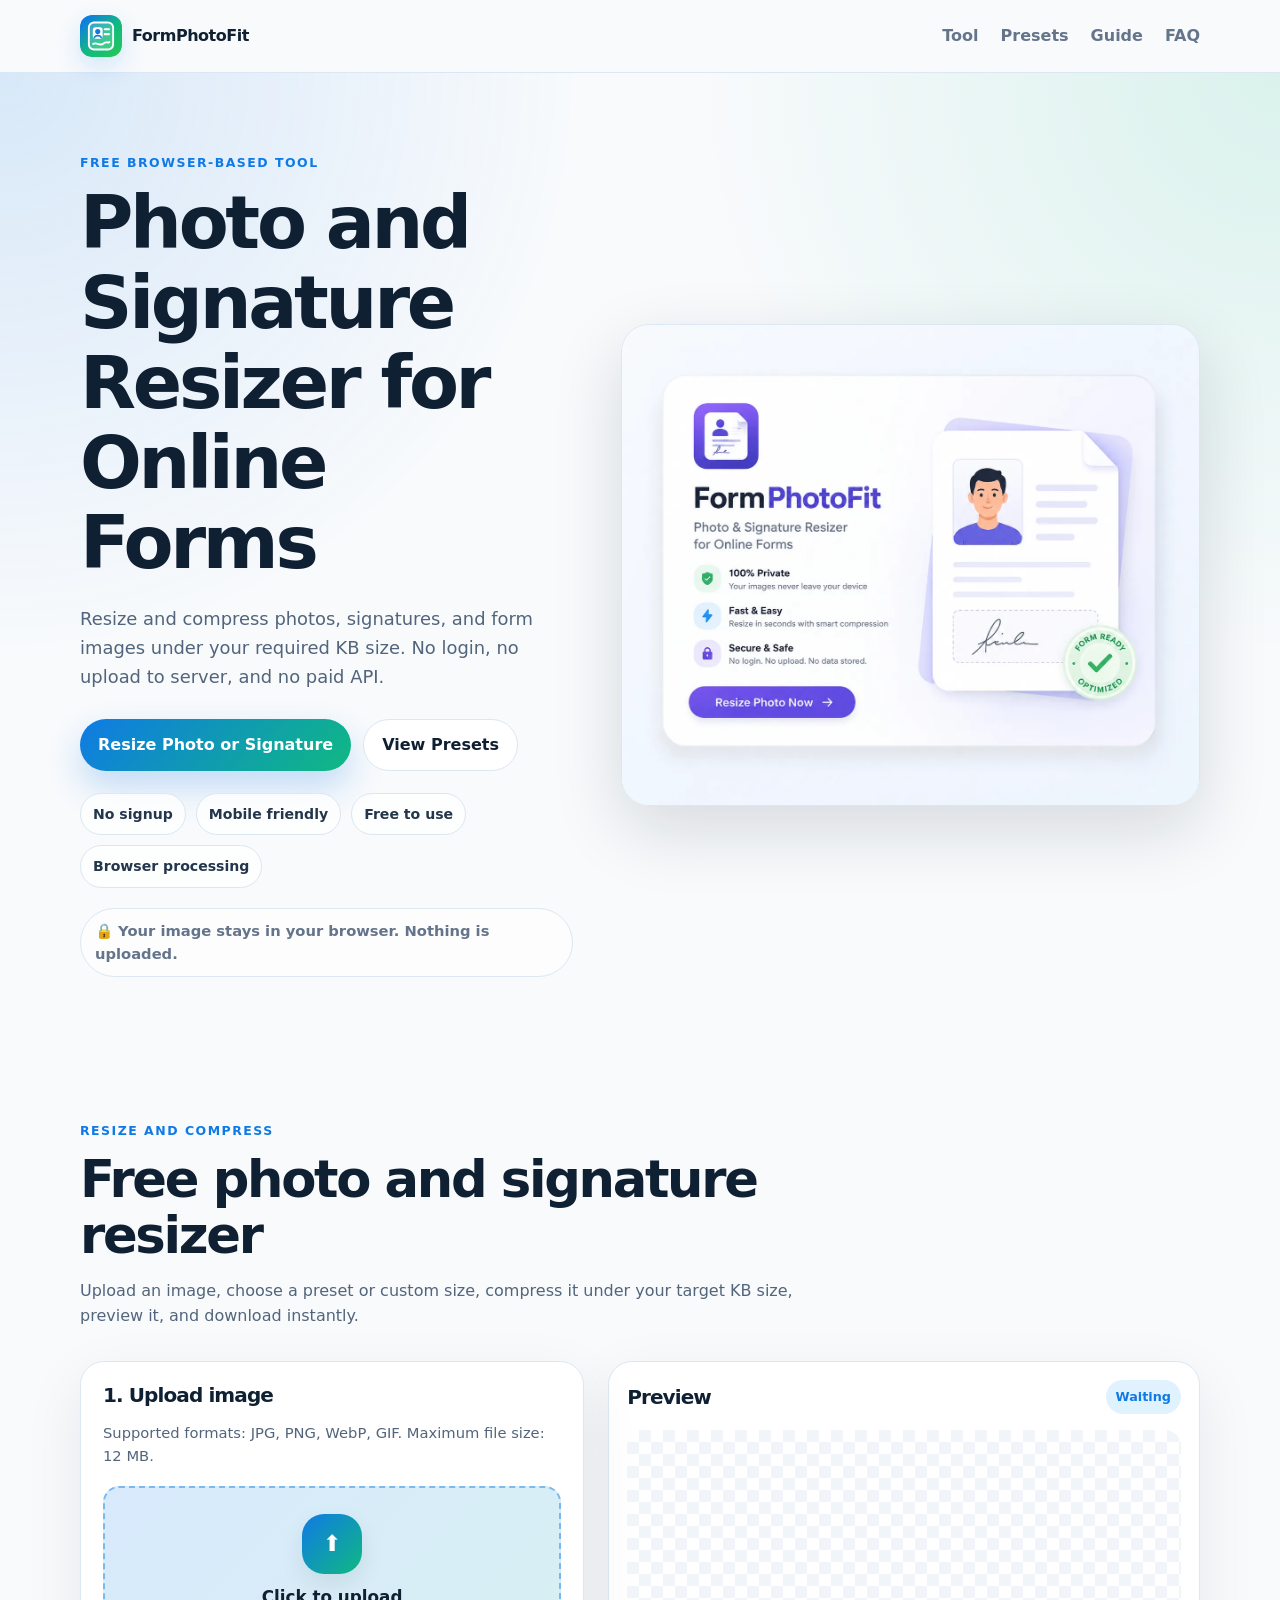
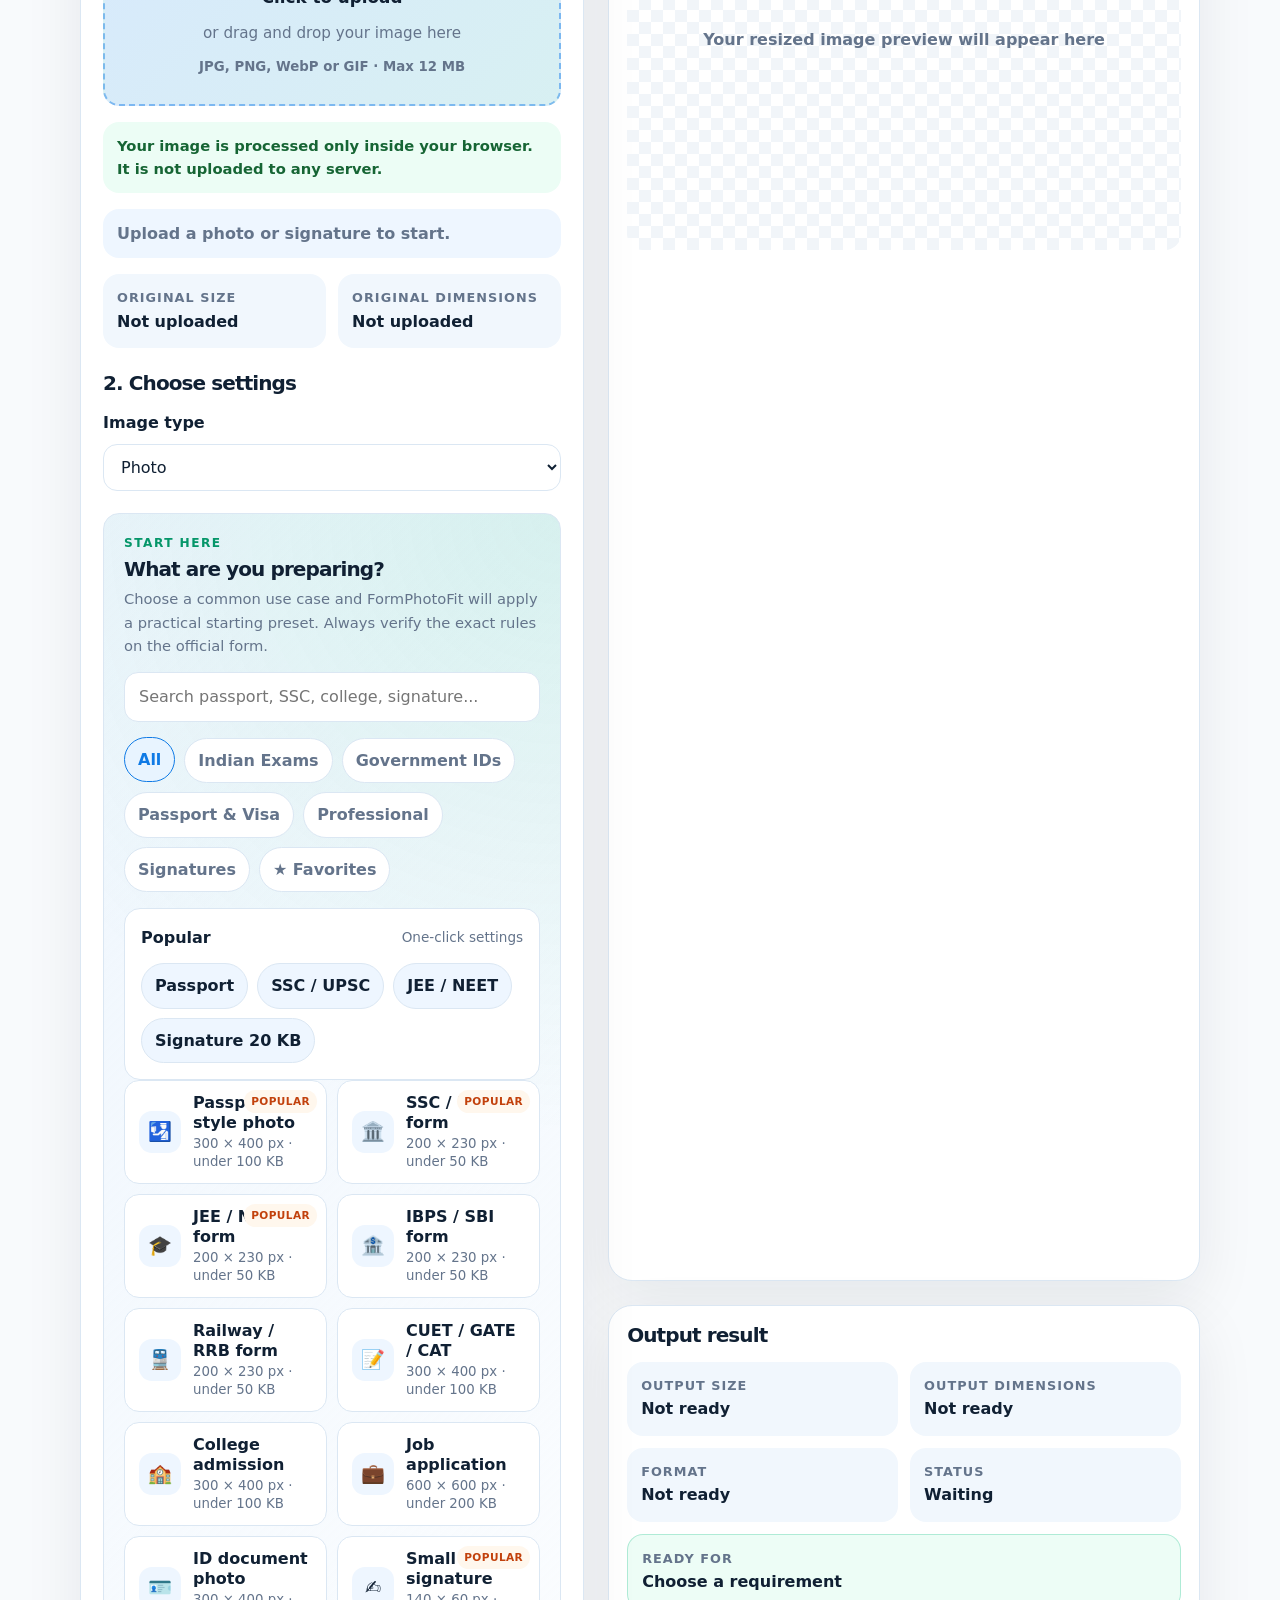
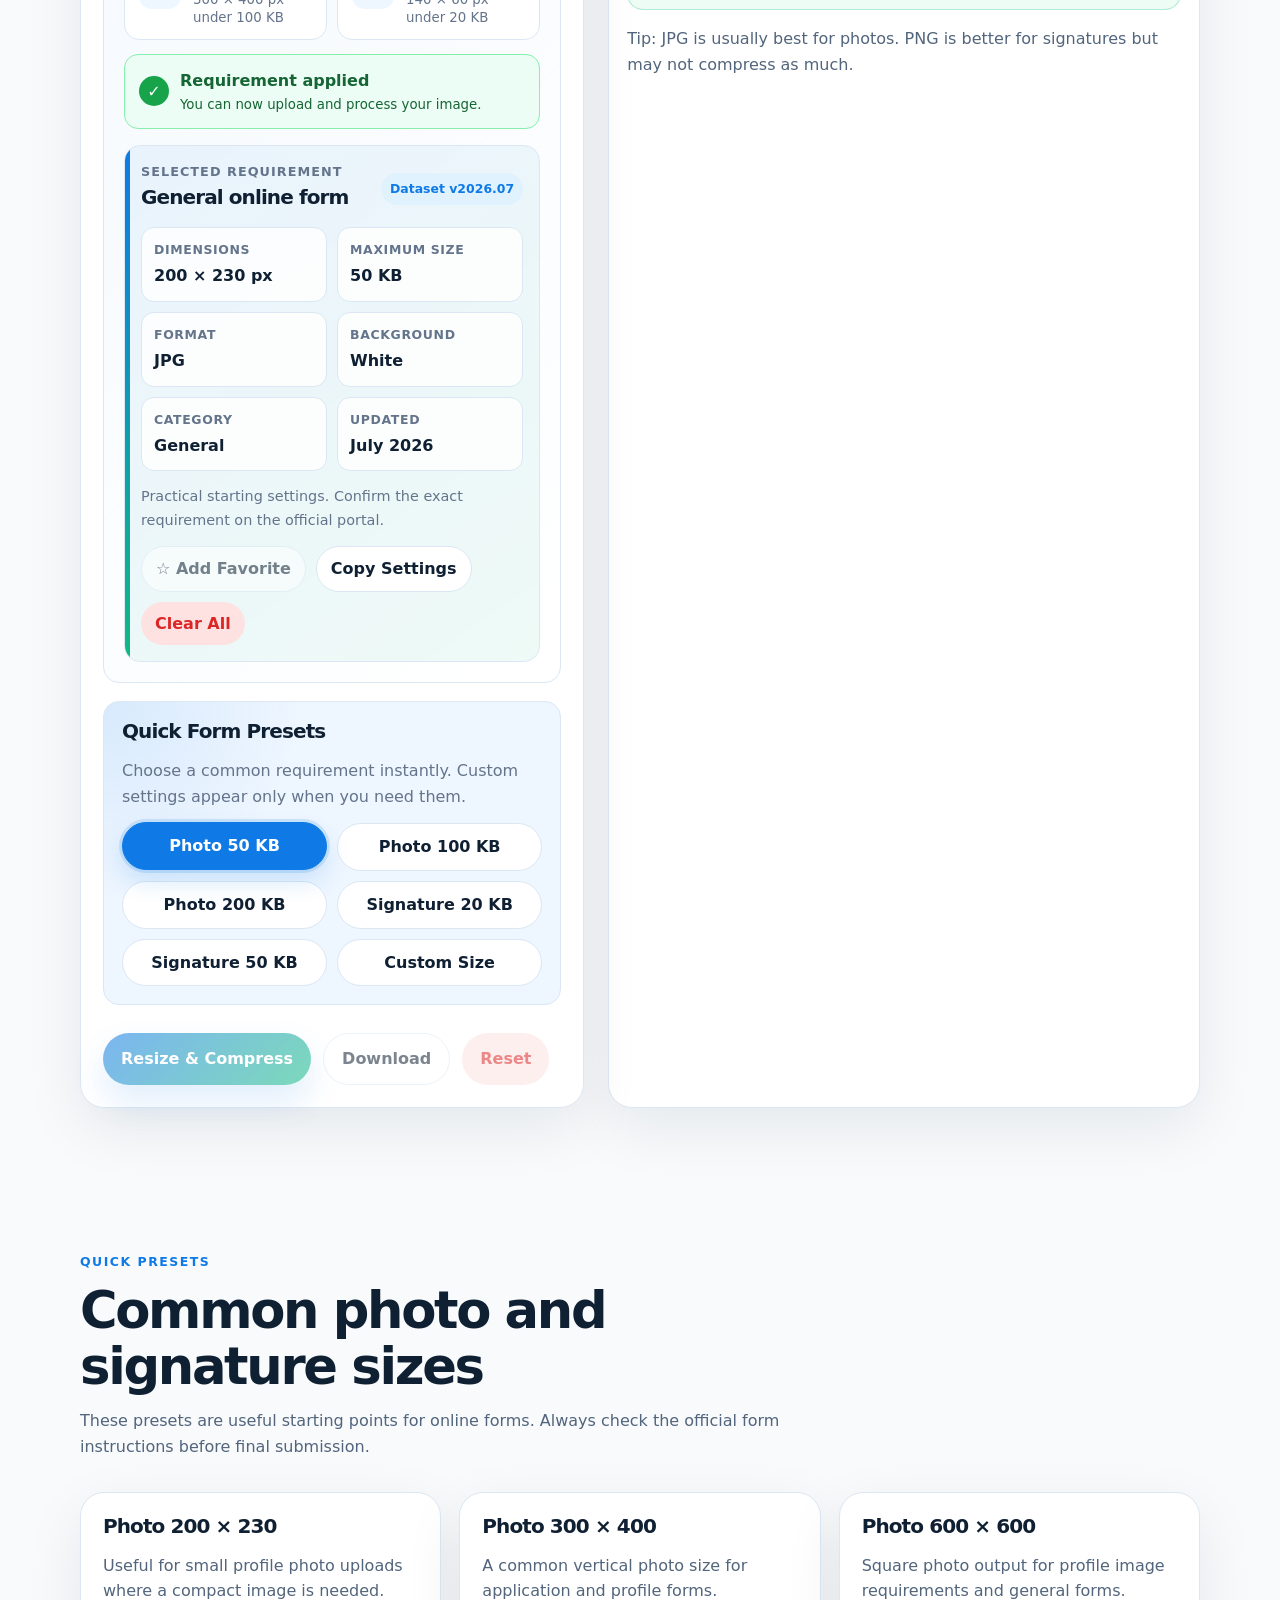
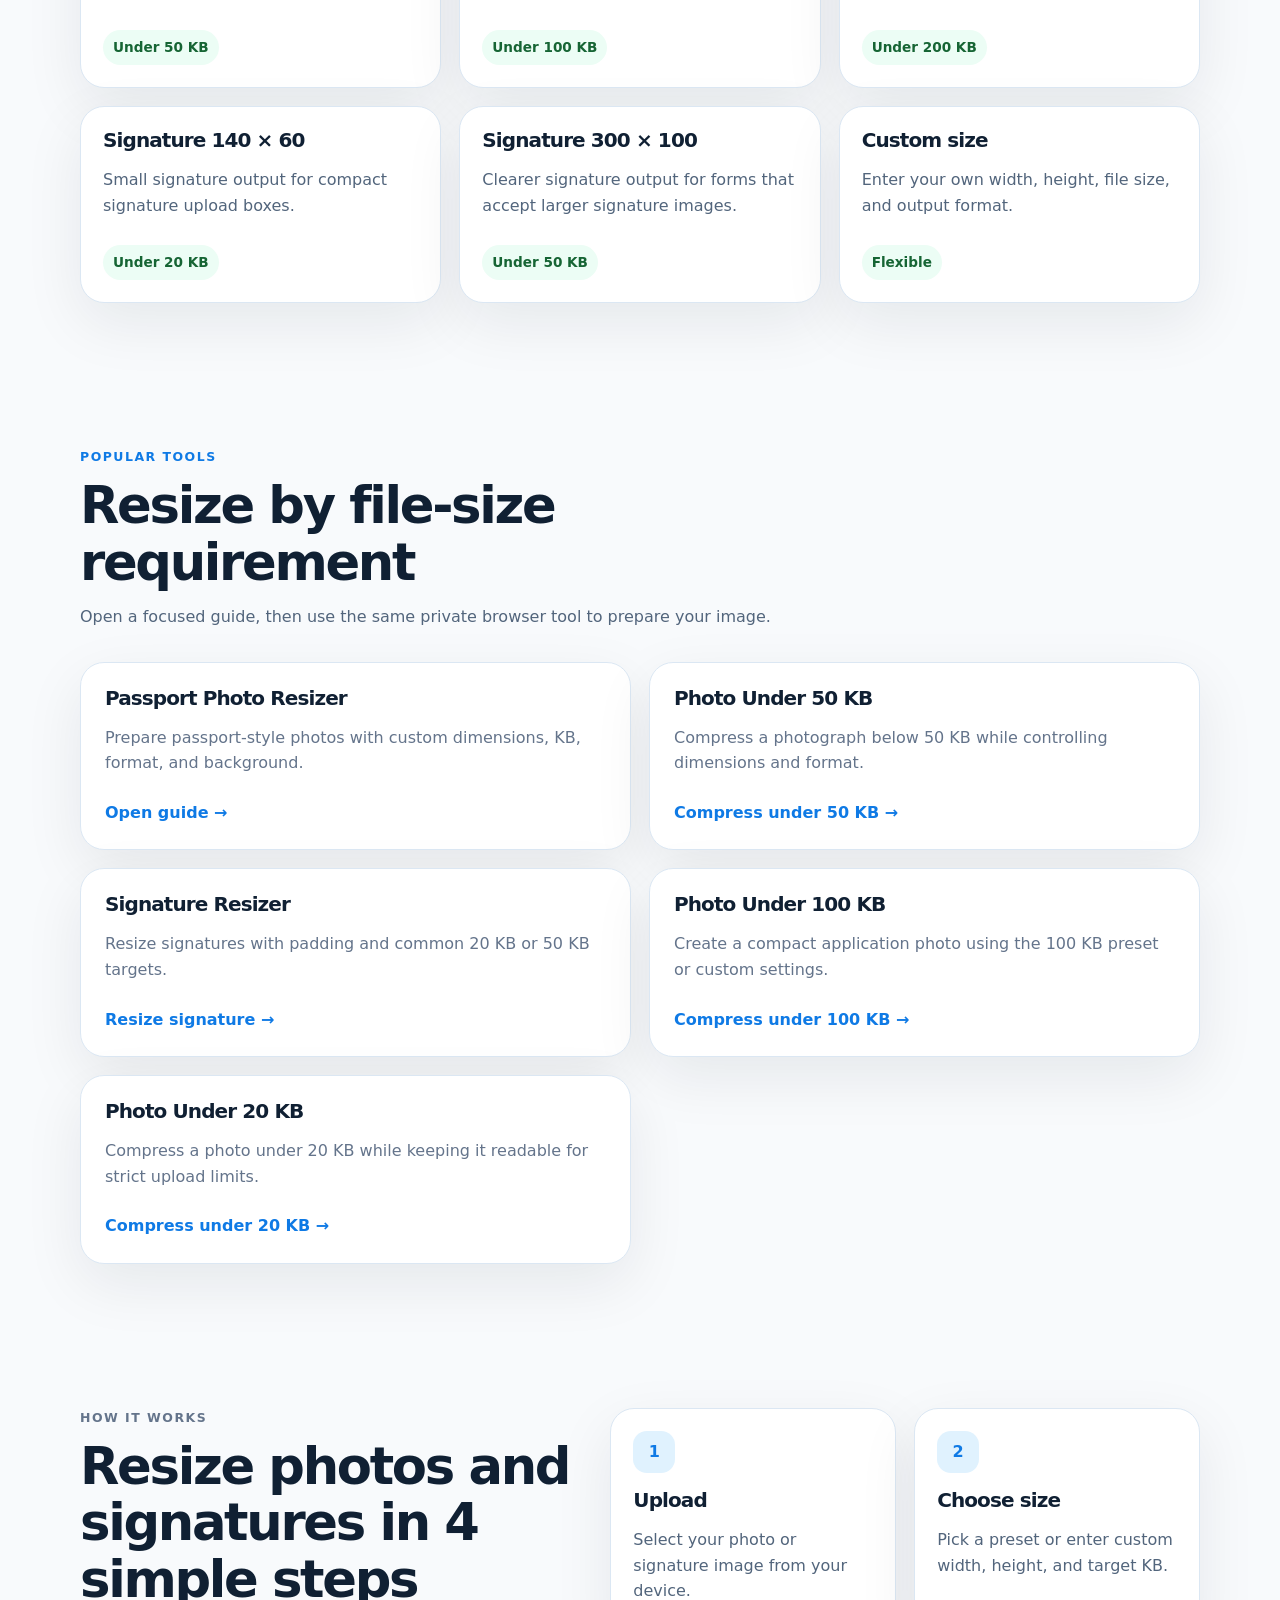
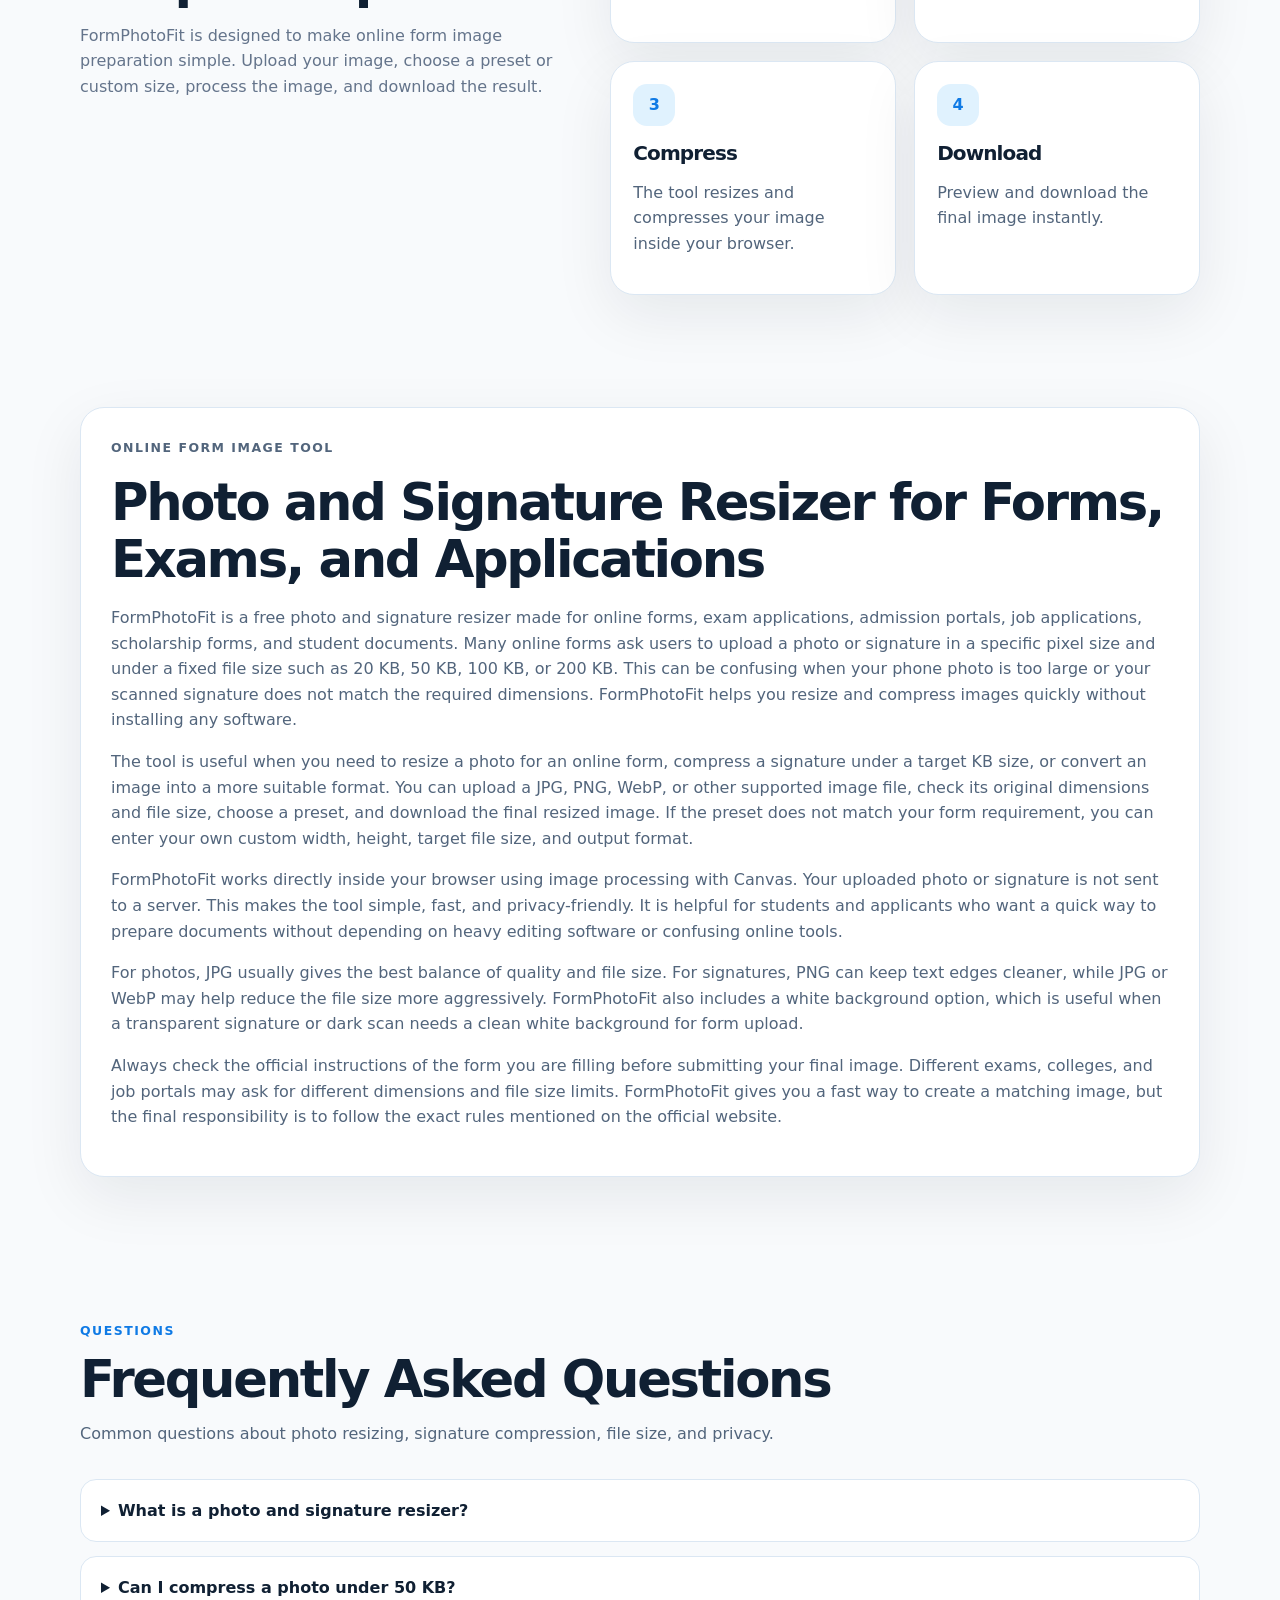
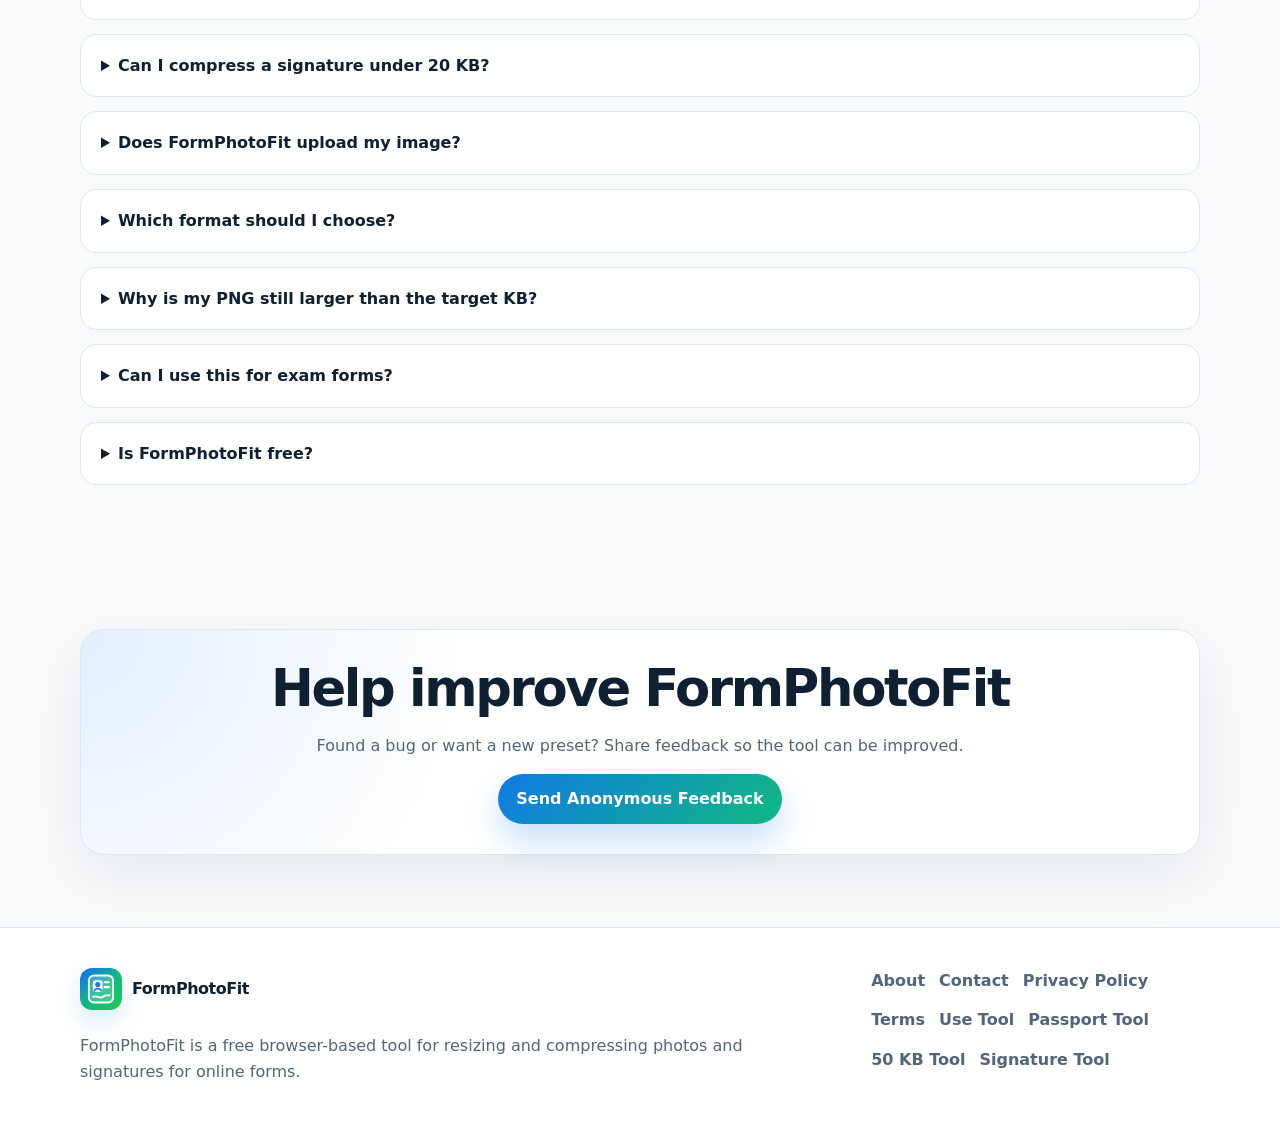
<file: index.html>
<!DOCTYPE html>

<html lang="en">
<head>
<meta charset="utf-8"/>
<meta content="width=device-width, initial-scale=1.0" name="viewport"/>
<title>Photo and Signature Resizer for Online Forms - FormPhotoFit</title>
<meta content="Use FormPhotoFit as a free photo and signature resizer for online forms. Resize, compress, preview, and download photos or signatures under your target KB size." name="description"/>
<meta content="photo and signature resizer, photo resizer, signature resizer, photo compressor, signature compressor, resize photo for online form, compress photo under 50KB, compress signature under 20KB" name="keywords"/>
<meta content="FormPhotoFit" name="author"/>
<meta content="index, follow" name="robots"/>
<link href="https://formphotofit.com/" rel="canonical"/>
<meta content="Photo and Signature Resizer - FormPhotoFit" property="og:title"/>
<meta content="Resize and compress photos and signatures for online forms directly in your browser." property="og:description"/>
<meta content="website" property="og:type"/>
<meta content="https://formphotofit.com/" property="og:url"/>
<meta content="FormPhotoFit" property="og:site_name"/>
<meta content="summary_large_image" name="twitter:card"/>
<meta content="Photo and Signature Resizer - FormPhotoFit" name="twitter:title"/>
<meta content="Resize and compress photos and signatures for online forms." name="twitter:description"/>
<!-- Google tag (gtag.js) -->
<script async="" src="https://www.googletagmanager.com/gtag/js?id=G-8WJQX7V1F1"></script>
<script>
        window.dataLayer = window.dataLayer || [];

        function gtag() {
            dataLayer.push(arguments);
        }
        gtag('js', new Date());

        gtag('config', 'G-8WJQX7V1F1');
    </script>
<link href="/assets/logo.svg?v=1" rel="icon" type="image/svg+xml"/>
<link href="/assets/logo.svg?v=1" rel="shortcut icon" type="image/svg+xml"/>
<link href="style.css" rel="stylesheet"/>
<script defer="" src="script.js"></script>

<script type="application/ld+json">
        {
            "@context": "https://schema.org",
            "@type": "WebApplication",
            "name": "FormPhotoFit",
            "url": "https://formphotofit.com/",
            "applicationCategory": "MultimediaApplication",
            "operatingSystem": "Any",
            "description": "A free browser-based photo and signature resizer and compressor for online forms.",
            "offers": {
                "@type": "Offer",
                "price": "0",
                "priceCurrency": "USD"
            }
        }
    </script>
</head>
<body>
<a class="skip-link" href="#tool">Skip to photo resizer tool</a>
<header class="site-header">
<nav aria-label="Main navigation" class="nav container">
<a aria-label="FormPhotoFit home" class="logo" href="index.html">
<img alt="FormPhotoFit logo" class="logo-img" src="assets/logo.svg"/>
<span>FormPhotoFit</span>
</a>
<div class="nav-links">
<a href="#tool">Tool</a>
<a href="#presets">Presets</a>
<a href="#guide">Guide</a>
<a href="#faq">FAQ</a>
</div>

</nav>
</header>
<main>
<section class="hero section">
<div class="container hero-grid">
<div class="hero-content">
<p class="eyebrow">Free browser-based tool</p>
<h1>Photo and Signature Resizer for Online Forms</h1>
<p class="hero-text">
                        Resize and compress photos, signatures, and form images under your required KB size. No login, no upload to server, and no paid API.
                    </p>
<div class="hero-actions">
<a class="btn btn-primary" href="#tool">Resize Photo or Signature</a>
<a class="btn btn-secondary" href="#presets">View Presets</a>
</div>
<div aria-label="FormPhotoFit benefits" class="trust-points">
<span>No signup</span>
<span> Mobile friendly</span>
<span> Free to use</span>
<span> Browser processing</span>
</div>
<p class="privacy-pill">
                        🔒 Your image stays in your browser. Nothing is uploaded.
                    </p>
</div>
<div aria-label="FormPhotoFit preview illustration" class="hero-card"><picture><source srcset="assets/formphotofit-hero.webp" type="image/webp"/><img alt="FormPhotoFit photo and signature resizer for online forms" class="hero-product-image" decoding="async" fetchpriority="high" height="1081" src="assets/formphotofit-hero-fallback.jpg" width="1300"/></picture></div>
</div>
</section>
<section class="section tool-section" id="tool">
<div class="container">
<div class="section-heading">
<p class="eyebrow">Resize and compress</p>
<h2>Free photo and signature resizer</h2>
<p>
                        Upload an image, choose a preset or custom size, compress it under your target KB size, preview it, and download instantly.
                    </p>
</div>
<div class="tool-layout">
<div class="tool-panel card">
<h3>1. Upload image</h3>
<p class="small-text" id="uploadHelp">
                            Supported formats: JPG, PNG, WebP, GIF. Maximum file size: 12 MB.
                        </p>
<div aria-describedby="uploadHelp uploadPrivacy" aria-label="Upload photo or signature image" class="drop-zone" id="dropZone" role="button" tabindex="0">
<input accept="image/*" aria-describedby="uploadHelp" aria-label="Choose image file" id="imageInput" type="file"/>
<div class="drop-icon">⬆</div>
<strong>Click to upload</strong>
<span>or drag and drop your image here</span>
<small class="drop-hint">JPG, PNG, WebP or GIF · Max 12 MB</small>
</div>
<p class="privacy-note" id="uploadPrivacy">
                            Your image is processed only inside your browser. It is not uploaded to any server.
                        </p>
<div class="status-message" id="statusMessage" role="status">
                            Upload a photo or signature to start.
                        </div>
<div class="result-box">
<div>
<span class="result-label">Original size</span>
<strong id="originalSize">Not uploaded</strong>
</div>
<div>
<span class="result-label">Original dimensions</span>
<strong id="originalDimensions">Not uploaded</strong>
</div>
</div>
<h3 class="panel-subtitle">2. Choose settings</h3>
<label class="field-label" for="modeSelect">Image type</label>
<select class="input-control" id="modeSelect">
<option value="photo">Photo</option>
<option value="signature">Signature</option>
<option value="custom">Custom</option>
</select>
<section aria-labelledby="requirementFinderTitle" class="requirement-finder">
<div class="requirement-finder-header">
<div>
<p class="requirement-kicker">Start here</p>
<h3 id="requirementFinderTitle">What are you preparing?</h3>
<p>Choose a common use case and FormPhotoFit will apply a practical starting preset. Always verify the exact rules on the official form.</p>
</div>
<label class="sr-only" for="requirementSearch">Search requirements</label>
<input autocomplete="off" class="requirement-search" id="requirementSearch" placeholder="Search passport, SSC, college, signature..." type="search"/>
</div>
<div aria-label="Filter requirements by category" class="requirement-category-filters" id="requirementCategoryFilters" role="group">
<button aria-pressed="true" class="category-filter active" data-category="all" type="button">All</button>
<button aria-pressed="false" class="category-filter" data-category="exams" type="button">Indian Exams</button>
<button aria-pressed="false" class="category-filter" data-category="ids" type="button">Government IDs</button>
<button aria-pressed="false" class="category-filter" data-category="international" type="button">Passport &amp; Visa</button>
<button aria-pressed="false" class="category-filter" data-category="professional" type="button">Professional</button>
<button aria-pressed="false" class="category-filter" data-category="signature" type="button">Signatures</button>
<button aria-pressed="false" class="category-filter" data-category="favorites" type="button">★ Favorites</button>
</div>
<div aria-label="Popular requirements" class="requirement-shortcuts">
<div class="requirement-shortcut-head"><strong>Popular</strong><span>One-click settings</span></div>
<div class="popular-requirement-chips">
<button data-requirement-target="passport visa id photo" type="button">Passport</button>
<button data-requirement-target="ssc upsc government exam civil services" type="button">SSC / UPSC</button>
<button data-requirement-target="jee neet entrance exam medical engineering" type="button">JEE / NEET</button>
<button data-requirement-target="signature sign 20kb small" type="button">Signature 20 KB</button>
</div>
</div>
<div class="recent-requirements" hidden="" id="recentRequirements">
<div class="requirement-shortcut-head"><strong>Recently used</strong><button id="clearRecentRequirements" type="button">Clear</button></div>
<div class="recent-requirement-chips" id="recentRequirementChips"></div>
</div>
<div aria-live="polite" class="requirement-grid" id="requirementGrid">
<button class="requirement-card popular" data-category="international" data-preset="photo-300-400-100" data-ready-for="Passport-style photo" data-requirement="passport visa id photo" type="button">
<span aria-hidden="true" class="requirement-icon">🛂</span>
<span><strong>Passport-style photo</strong><small>300 × 400 px · under 100 KB</small></span>
</button>
<button class="requirement-card popular" data-category="exams" data-preset="photo-200-230-50" data-ready-for="SSC / UPSC form" data-requirement="ssc upsc government exam civil services" type="button">
<span aria-hidden="true" class="requirement-icon">🏛️</span>
<span><strong>SSC / UPSC form</strong><small>200 × 230 px · under 50 KB</small></span>
</button>
<button class="requirement-card popular" data-category="exams" data-preset="photo-200-230-50" data-ready-for="JEE / NEET form" data-requirement="jee neet entrance exam medical engineering" type="button">
<span aria-hidden="true" class="requirement-icon">🎓</span>
<span><strong>JEE / NEET form</strong><small>200 × 230 px · under 50 KB</small></span>
</button>
<button class="requirement-card" data-category="exams" data-preset="photo-200-230-50" data-ready-for="Bank exam form" data-requirement="ibps sbi po bank exam banking" type="button">
<span aria-hidden="true" class="requirement-icon">🏦</span>
<span><strong>IBPS / SBI form</strong><small>200 × 230 px · under 50 KB</small></span>
</button>
<button class="requirement-card" data-category="exams" data-preset="photo-200-230-50" data-ready-for="Railway recruitment form" data-requirement="railway rrb recruitment exam" type="button">
<span aria-hidden="true" class="requirement-icon">🚆</span>
<span><strong>Railway / RRB form</strong><small>200 × 230 px · under 50 KB</small></span>
</button>
<button class="requirement-card" data-category="exams" data-preset="photo-300-400-100" data-ready-for="Entrance exam form" data-requirement="cuet gate cat entrance exam" type="button">
<span aria-hidden="true" class="requirement-icon">📝</span>
<span><strong>CUET / GATE / CAT</strong><small>300 × 400 px · under 100 KB</small></span>
</button>
<button class="requirement-card" data-category="professional" data-preset="photo-300-400-100" data-ready-for="College admission" data-requirement="college admission university" type="button">
<span aria-hidden="true" class="requirement-icon">🏫</span>
<span><strong>College admission</strong><small>300 × 400 px · under 100 KB</small></span>
</button>
<button class="requirement-card" data-category="professional" data-preset="photo-600-600-200" data-ready-for="Job application" data-requirement="job employment application profile resume" type="button">
<span aria-hidden="true" class="requirement-icon">💼</span>
<span><strong>Job application</strong><small>600 × 600 px · under 200 KB</small></span>
</button>
<button class="requirement-card" data-category="ids" data-preset="photo-300-400-100" data-ready-for="ID document photo" data-requirement="pan aadhaar voter id driving licence identity card" type="button">
<span aria-hidden="true" class="requirement-icon">🪪</span>
<span><strong>ID document photo</strong><small>300 × 400 px · under 100 KB</small></span>
</button>
<button class="requirement-card popular" data-category="signature" data-preset="signature-140-60-20" data-ready-for="Small signature" data-requirement="signature sign 20kb small" type="button">
<span aria-hidden="true" class="requirement-icon">✍️</span>
<span><strong>Small signature</strong><small>140 × 60 px · under 20 KB</small></span>
</button>
</div>
<div class="requirement-applied" hidden="" id="requirementApplied" role="status">
<span aria-hidden="true">✓</span>
<div>
<strong id="requirementAppliedTitle">Requirement applied</strong>
<small id="requirementAppliedDetails">You can now upload and process your image.</small>
</div>
</div>
<aside aria-labelledby="requirementDetailsTitle" class="requirement-details" id="requirementDetails">
<div class="requirement-details-head">
<div><span class="result-label">Selected requirement</span><h3 id="requirementDetailsTitle">General online form</h3></div>
<span class="dataset-badge" id="requirementDatasetVersion">Dataset v2026.07</span>
</div>
<div class="requirement-detail-grid">
<div><span>Dimensions</span><strong id="requirementDetailDimensions">200 × 230 px</strong></div>
<div><span>Maximum size</span><strong id="requirementDetailSize">50 KB</strong></div>
<div><span>Format</span><strong id="requirementDetailFormat">JPG</strong></div>
<div><span>Background</span><strong id="requirementDetailBackground">White</strong></div>
<div><span>Category</span><strong id="requirementDetailCategory">General</strong></div><div><span>Updated</span><strong id="requirementDetailUpdated">July 2026</strong></div></div>
<p id="requirementDetailNote">Practical starting settings. Confirm the exact requirement on the official portal.</p>
<div class="requirement-detail-actions"><button aria-pressed="false" class="btn btn-secondary favorite-requirement-btn" id="favoriteRequirementBtn" type="button">☆ Add Favorite</button>
<button class="btn btn-secondary" id="copySettingsBtn" type="button">Copy Settings</button>
<button class="btn btn-danger" id="clearToolBtn" type="button">Clear All</button>
</div>
</aside>
</section>
<div class="quick-preset-box">
<h3>Quick Form Presets</h3>
<p>Choose a common requirement instantly. Custom settings appear only when you need them.</p>
<div class="quick-preset-grid">
<button aria-pressed="true" class="quick-preset-btn active" data-preset="photo-200-230-50" type="button">Photo 50 KB</button>
<button aria-pressed="false" class="quick-preset-btn" data-preset="photo-300-400-100" type="button">Photo 100 KB</button>
<button aria-pressed="false" class="quick-preset-btn" data-preset="photo-600-600-200" type="button">Photo 200 KB</button>
<button aria-pressed="false" class="quick-preset-btn" data-preset="signature-140-60-20" type="button">Signature 20 KB</button>
<button aria-pressed="false" class="quick-preset-btn" data-preset="signature-300-100-50" type="button">Signature 50 KB</button>
<button aria-pressed="false" class="quick-preset-btn" data-preset="custom" type="button">Custom Size</button>
</div>
</div>
<label class="field-label preset-select-hidden" for="presetSelect">Preset</label>
<select class="input-control preset-select-hidden" id="presetSelect">
<option value="photo-200-230-50">Photo: 200 × 230 px, under 50 KB</option>
<option value="photo-300-400-100">Photo: 300 × 400 px, under 100 KB</option>
<option value="photo-600-600-200">Photo: 600 × 600 px, under 200 KB</option>
<option value="signature-140-60-20">Signature: 140 × 60 px, under 20 KB</option>
<option value="signature-300-100-50">Signature: 300 × 100 px, under 50 KB</option>
<option value="custom">Custom size</option>
</select>
<div class="advanced-settings" hidden="" id="advancedSettings">
<div class="advanced-settings-header">
<h3>Custom settings</h3>
<p>Use these only when your form asks for exact width, height, KB, format, or background.</p>
</div>
<div class="input-grid">
<div>
<label class="field-label" for="targetWidth">Width px</label>
<input class="input-control" id="targetWidth" max="4000" min="20" type="number" value="200"/>
</div>
<div>
<label class="field-label" for="targetHeight">Height px</label>
<input class="input-control" id="targetHeight" max="4000" min="20" type="number" value="230"/>
</div>
<div>
<label class="field-label" for="targetKB">Target KB</label>
<input class="input-control" id="targetKB" max="2000" min="5" type="number" value="50"/>
</div>
<div>
<label class="field-label" for="formatSelect">Format</label>
<select class="input-control" id="formatSelect">
<option value="image/jpeg">JPG</option>
<option value="image/webp">WebP</option>
<option value="image/png">PNG</option>
</select>
</div>
</div>
<label class="field-label">Background</label>
<div aria-label="Background color options" class="background-options">
<button aria-pressed="true" class="bg-option active" data-bg="#ffffff" type="button">White</button>
<button aria-pressed="false" class="bg-option" data-bg="#dbeafe" type="button">Light Blue</button>
<button aria-pressed="false" class="bg-option" data-bg="#fee2e2" type="button">Light Red</button>
<button aria-pressed="false" class="bg-option" data-bg="transparent" type="button">Transparent</button>
</div>
<input id="backgroundColor" type="hidden" value="#ffffff"/>
<label class="field-label" for="fitSelect">Fit method</label>
<select class="input-control" id="fitSelect">
<option value="auto">Auto recommended</option>
<option value="contain">Fit inside with padding</option>
<option value="cover">Fill and crop center</option>
<option value="stretch">Stretch to exact size</option>
</select>
</div>
<div aria-live="polite" class="process-progress" hidden="" id="processProgress">
<div class="process-progress-top">
<strong id="processProgressLabel">Preparing image…</strong>
<span id="processProgressPercent">0%</span>
</div>
<div aria-hidden="true" class="process-progress-track">
<span id="processProgressBar"></span>
</div>
<div aria-hidden="true" class="process-steps">
<span data-step="prepare">Prepare</span>
<span data-step="resize">Resize</span>
<span data-step="compress">Compress</span>
<span data-step="done">Done</span>
</div>
</div>
<div class="button-group">
<button class="btn btn-primary" disabled="" id="processBtn" type="button">
                Resize &amp; Compress
              </button>
<button class="btn btn-secondary" disabled="" id="downloadBtn" type="button">
                Download
              </button>
<button class="btn btn-danger" disabled="" id="resetBtn" type="button">
                Reset
              </button>
</div>
</div>
<div class="preview-panel">
<div class="card preview-card">
<div class="preview-header">
<h3>Preview</h3>
<span class="tag" id="previewTag">Waiting</span>
</div>
<div class="preview-wrap">
<canvas aria-label="Processed image preview" height="600" id="previewCanvas" width="600"></canvas>
<div class="empty-preview" id="emptyPreview">
                                    Your resized image preview will appear here
                                </div>
</div>
</div>
<div class="card result-card">
<h3>Output result</h3>
<div class="result-box">
<div>
<span class="result-label">Output size</span>
<strong id="outputSize">Not ready</strong>
</div>
<div>
<span class="result-label">Output dimensions</span>
<strong id="outputDimensions">Not ready</strong>
</div>
<div>
<span class="result-label">Format</span>
<strong id="outputFormat">Not ready</strong>
</div>
<div>
<span class="result-label">Status</span>
<strong id="outputStatus">Waiting</strong>
</div>
<div class="ready-for-result">
<span class="result-label">Ready for</span>
<strong id="outputReadyFor">Choose a requirement</strong>
</div>
</div>
<p class="recommendation" id="outputNote">
                                Tip: JPG is usually best for photos. PNG is better for signatures but may not compress as much.
                            </p>
<section aria-labelledby="validationReportTitle" aria-live="polite" class="validation-report" hidden="" id="validationReport">
<div class="validation-report-head">
<div>
<span class="result-label">Rule-based quality check</span>
<h3 id="validationReportTitle">Image Validation Report</h3>
<p id="validationSummary">Process an image to generate a report.</p>
</div>
<div aria-label="Overall validation score" class="validation-score">
<strong id="validationScore">--</strong>
<span>/100</span>
</div>
</div>
<div aria-hidden="true" class="validation-meter"><span id="validationScoreBar"></span></div>
<div class="validation-grid">
<article class="validation-item" id="validationDimensions"><span class="validation-icon">–</span><div><strong>Dimensions</strong><small>Waiting</small></div></article>
<article class="validation-item" id="validationFileSize"><span class="validation-icon">–</span><div><strong>File size</strong><small>Waiting</small></div></article>
<article class="validation-item" id="validationBrightness"><span class="validation-icon">–</span><div><strong>Brightness</strong><small>Waiting</small></div></article>
<article class="validation-item" id="validationContrast"><span class="validation-icon">–</span><div><strong>Contrast</strong><small>Waiting</small></div></article>
<article class="validation-item" id="validationSharpness"><span class="validation-icon">–</span><div><strong>Sharpness</strong><small>Waiting</small></div></article>
<article class="validation-item" id="validationBackground"><span class="validation-icon">–</span><div><strong>Edge background</strong><small>Waiting</small></div></article>
</div>
<div class="validation-advice">
<strong>Suggestions</strong>
<ul id="validationAdvice"><li>Your suggestions will appear here.</li></ul>
</div>
<p class="validation-disclaimer">This is an automated visual-quality estimate, not an official portal approval or face-detection check.</p>
</section>
<section aria-live="polite" class="success-panel" hidden="" id="successPanel">
<div aria-hidden="true" class="success-mark">✓</div>
<div class="success-copy">
<span class="result-label">Processing complete</span>
<h3>Your image is ready</h3>
<p id="successPanelText">The resized image and validation report are ready to review.</p>
</div>
<div class="success-actions">
<button class="btn btn-primary" id="successDownloadBtn" type="button">Download Image</button>
<button class="btn btn-secondary" id="successCopyBtn" type="button">Copy Settings</button>
<button class="btn btn-secondary" id="successAnotherBtn" type="button">Try Another Requirement</button>
</div>
</section>
<div class="after-download-actions" hidden="" id="afterDownloadActions">
<p>Done? Share this free tool with a friend who fills online forms.</p>
<button class="btn btn-secondary" id="copyLinkBtn" type="button">Copy Website Link</button>
<a class="btn btn-primary" href="https://wa.me/?text=Resize%20photo%20and%20signature%20for%20forms%20free:%20https://formphotofit.com/" rel="noopener noreferrer" target="_blank">Share on WhatsApp</a>
</div>
</div>
</div>
</div>
</div>
</section>
<section class="section presets-section" id="presets">
<div class="container">
<div class="section-heading">
<p class="eyebrow">Quick presets</p>
<h2>Common photo and signature sizes</h2>
<p>
                        These presets are useful starting points for online forms. Always check the official form instructions before final submission.
                    </p>
</div>
<div class="preset-grid">
<article class="preset-card">
<h3>Photo 200 × 230</h3>
<p>Useful for small profile photo uploads where a compact image is needed.</p>
<span>Under 50 KB</span>
</article>
<article class="preset-card">
<h3>Photo 300 × 400</h3>
<p>A common vertical photo size for application and profile forms.</p>
<span>Under 100 KB</span>
</article>
<article class="preset-card">
<h3>Photo 600 × 600</h3>
<p>Square photo output for profile image requirements and general forms.</p>
<span>Under 200 KB</span>
</article>
<article class="preset-card">
<h3>Signature 140 × 60</h3>
<p>Small signature output for compact signature upload boxes.</p>
<span>Under 20 KB</span>
</article>
<article class="preset-card">
<h3>Signature 300 × 100</h3>
<p>Clearer signature output for forms that accept larger signature images.</p>
<span>Under 50 KB</span>
</article>
<article class="preset-card">
<h3>Custom size</h3>
<p>Enter your own width, height, file size, and output format.</p>
<span>Flexible</span>
</article>
</div>
</div>
</section>
<section class="section resource-section" id="popular-tools"><div class="container"><div class="section-heading"><p class="eyebrow">Popular tools</p><h2>Resize by file-size requirement</h2><p>Open a focused guide, then use the same private browser tool to prepare your image.</p></div><div class="resource-grid"><article class="resource-card card"><h3>Passport Photo Resizer</h3><p>Prepare passport-style photos with custom dimensions, KB, format, and background.</p><a class="text-link" href="passport-photo-resizer.html">Open guide →</a></article><article class="resource-card card"><h3>Photo Under 50 KB</h3><p>Compress a photograph below 50 KB while controlling dimensions and format.</p><a class="text-link" href="photo-under-50kb.html">Compress under 50 KB →</a></article><article class="resource-card card"><h3>Signature Resizer</h3><p>Resize signatures with padding and common 20 KB or 50 KB targets.</p><a class="text-link" href="signature-resizer.html">Resize signature →</a></article><article class="resource-card card"><h3>Photo Under 100 KB</h3><p>Create a compact application photo using the 100 KB preset or custom settings.</p><a class="text-link" href="photo-under-100kb.html">Compress under 100 KB →</a></article><article class="resource-card card"><h3>Photo Under 20 KB</h3><p>Compress a photo under 20 KB while keeping it readable for strict upload limits.</p><a class="text-link" href="photo-under-20kb.html">Compress under 20 KB →</a></article></div></div></section><section class="section guide-section" id="guide">
<div class="container guide-grid">
<div>
<p class="eyebrow">How it works</p>
<h2>Resize photos and signatures in 4 simple steps</h2>
<p>
                        FormPhotoFit is designed to make online form image preparation simple. Upload your image, choose a preset or custom size, process the image, and download the result.
                    </p>
</div>
<div class="steps-grid">
<article class="step-card">
<span>1</span>
<h3>Upload</h3>
<p>Select your photo or signature image from your device.</p>
</article>
<article class="step-card">
<span>2</span>
<h3>Choose size</h3>
<p>Pick a preset or enter custom width, height, and target KB.</p>
</article>
<article class="step-card">
<span>3</span>
<h3>Compress</h3>
<p>The tool resizes and compresses your image inside your browser.</p>
</article>
<article class="step-card">
<span>4</span>
<h3>Download</h3>
<p>Preview and download the final image instantly.</p>
</article>
</div>
</div>
</section>
<section class="section seo-content-section">
<div class="container">
<article class="seo-content-card">
<p class="eyebrow">Online form image tool</p>
<h2>Photo and Signature Resizer for Forms, Exams, and Applications</h2>
<p>
                        FormPhotoFit is a free photo and signature resizer made for online forms, exam applications, admission portals, job applications, scholarship forms, and student documents. Many online forms ask users to upload a photo or signature in a specific pixel
                        size and under a fixed file size such as 20 KB, 50 KB, 100 KB, or 200 KB. This can be confusing when your phone photo is too large or your scanned signature does not match the required dimensions. FormPhotoFit helps you resize
                        and compress images quickly without installing any software.
                    </p>
<p>
                        The tool is useful when you need to resize a photo for an online form, compress a signature under a target KB size, or convert an image into a more suitable format. You can upload a JPG, PNG, WebP, or other supported image file, check its original dimensions
                        and file size, choose a preset, and download the final resized image. If the preset does not match your form requirement, you can enter your own custom width, height, target file size, and output format.
                    </p>
<p>
                        FormPhotoFit works directly inside your browser using image processing with Canvas. Your uploaded photo or signature is not sent to a server. This makes the tool simple, fast, and privacy-friendly. It is helpful for students and applicants who want a
                        quick way to prepare documents without depending on heavy editing software or confusing online tools.
                    </p>
<p>
                        For photos, JPG usually gives the best balance of quality and file size. For signatures, PNG can keep text edges cleaner, while JPG or WebP may help reduce the file size more aggressively. FormPhotoFit also includes a white background option, which is
                        useful when a transparent signature or dark scan needs a clean white background for form upload.
                    </p>
<p>
                        Always check the official instructions of the form you are filling before submitting your final image. Different exams, colleges, and job portals may ask for different dimensions and file size limits. FormPhotoFit gives you a fast way to create a matching
                        image, but the final responsibility is to follow the exact rules mentioned on the official website.
                    </p>
</article>
</div>
</section>
<section class="section faq-section" id="faq">
<div class="container">
<div class="section-heading">
<p class="eyebrow">Questions</p>
<h2>Frequently Asked Questions</h2>
<p>
                        Common questions about photo resizing, signature compression, file size, and privacy.
                    </p>
</div>
<div class="faq-list">
<details>
<summary>What is a photo and signature resizer?</summary>
<p>
                            A photo and signature resizer is a tool that changes image dimensions and file size so the image can match online form upload requirements.
                        </p>
</details>
<details>
<summary>Can I compress a photo under 50 KB?</summary>
<p>
                            Yes. Upload your photo, set the target size to 50 KB, choose JPG or WebP, and click Resize &amp; Compress. Very detailed images may need lower quality to reach the target.
                        </p>
</details>
<details>
<summary>Can I compress a signature under 20 KB?</summary>
<p>
                            Yes. Choose a signature preset such as 140 × 60 px under 20 KB, then process and download the result.
                        </p>
</details>
<details>
<summary>Does FormPhotoFit upload my image?</summary>
<p>
                            No. Your image is processed locally inside your browser. It is not uploaded to any server.
                        </p>
</details>
<details>
<summary>Which format should I choose?</summary>
<p>
                            JPG is usually best for photos. PNG is good for signatures and sharp text. WebP can give smaller file sizes, but some old form portals may not accept WebP.
                        </p>
</details>
<details>
<summary>Why is my PNG still larger than the target KB?</summary>
<p>
                            PNG does not compress with quality settings like JPG or WebP. If your form allows JPG, choose JPG for better compression.
                        </p>
</details>
<details>
<summary>Can I use this for exam forms?</summary>
<p>
                            Yes, but always verify the official exam instructions first. Different exams may require different dimensions, formats, and file size limits.
                        </p>
</details>
<details>
<summary>Is FormPhotoFit free?</summary>
<p>
                            Yes. FormPhotoFit is a free browser-based image resizing and compression tool.
                        </p>
</details>
</div>
</div>
</section>
<section class="section feedback-section">
<div class="container">
<div class="feedback-card">
<h2>Help improve FormPhotoFit</h2>
<p>
                        Found a bug or want a new preset? Share feedback so the tool can be improved.
                    </p>
<a class="btn btn-primary" href="https://docs.google.com/forms/d/e/1FAIpQLSe_LeGMacPGgN-4WZHdRczWO3wku9nEaSzFek4wawJI5kTjqQ/viewform?usp=sf_link" id="feedbackLink" rel="noopener noreferrer" target="_blank">
  Send Anonymous Feedback
</a>
</div>
</div>
</section>
</main>
<footer class="site-footer">
<div class="container footer-content">
<div>
<a class="logo footer-logo" href="index.html">
<img alt="FormPhotoFit logo" class="logo-img" src="assets/logo.svg"/>
<span>FormPhotoFit</span>
</a>
<p>
                    FormPhotoFit is a free browser-based tool for resizing and compressing photos and signatures for online forms.
                </p>
</div>
<div class="footer-links">
<a href="about.html">About</a>
<a href="contact.html">Contact</a>
<a href="privacy.html">Privacy Policy</a>
<a href="terms.html">Terms</a>
<a href="#tool">Use Tool</a>
<a href="passport-photo-resizer.html">Passport Tool</a><a href="photo-under-50kb.html">50 KB Tool</a><a href="signature-resizer.html">Signature Tool</a></div>
</div>
</footer>
<div aria-live="polite" class="toast-message" id="toastMessage" role="status"></div>
<script crossorigin="anonymous" data-cf-beacon='{"version":"2024.11.0","token":"0f82e5e001dd4c229a5106f0e31375b5","r":1,"server_timing":{"name":{"cfCacheStatus":true,"cfEdge":true,"cfExtPri":true,"cfL4":true,"cfOrigin":true,"cfSpeedBrain":true},"location_startswith":null}}' defer="" integrity="sha512-ZE9pZaUXND66v380QUtch/5sE9tPFh2zg45pR2PB0CVkCtOREv2AJKkSidISWkysEuQ0EH8faUU5du78bx87UQ==" src="https://static.cloudflareinsights.com/beacon.min.js/v4513226cdae34746b4dedf0b4dfa099e1781791509496"></script>
<script src="animations.js"></script>
</body>
</html>
</file>
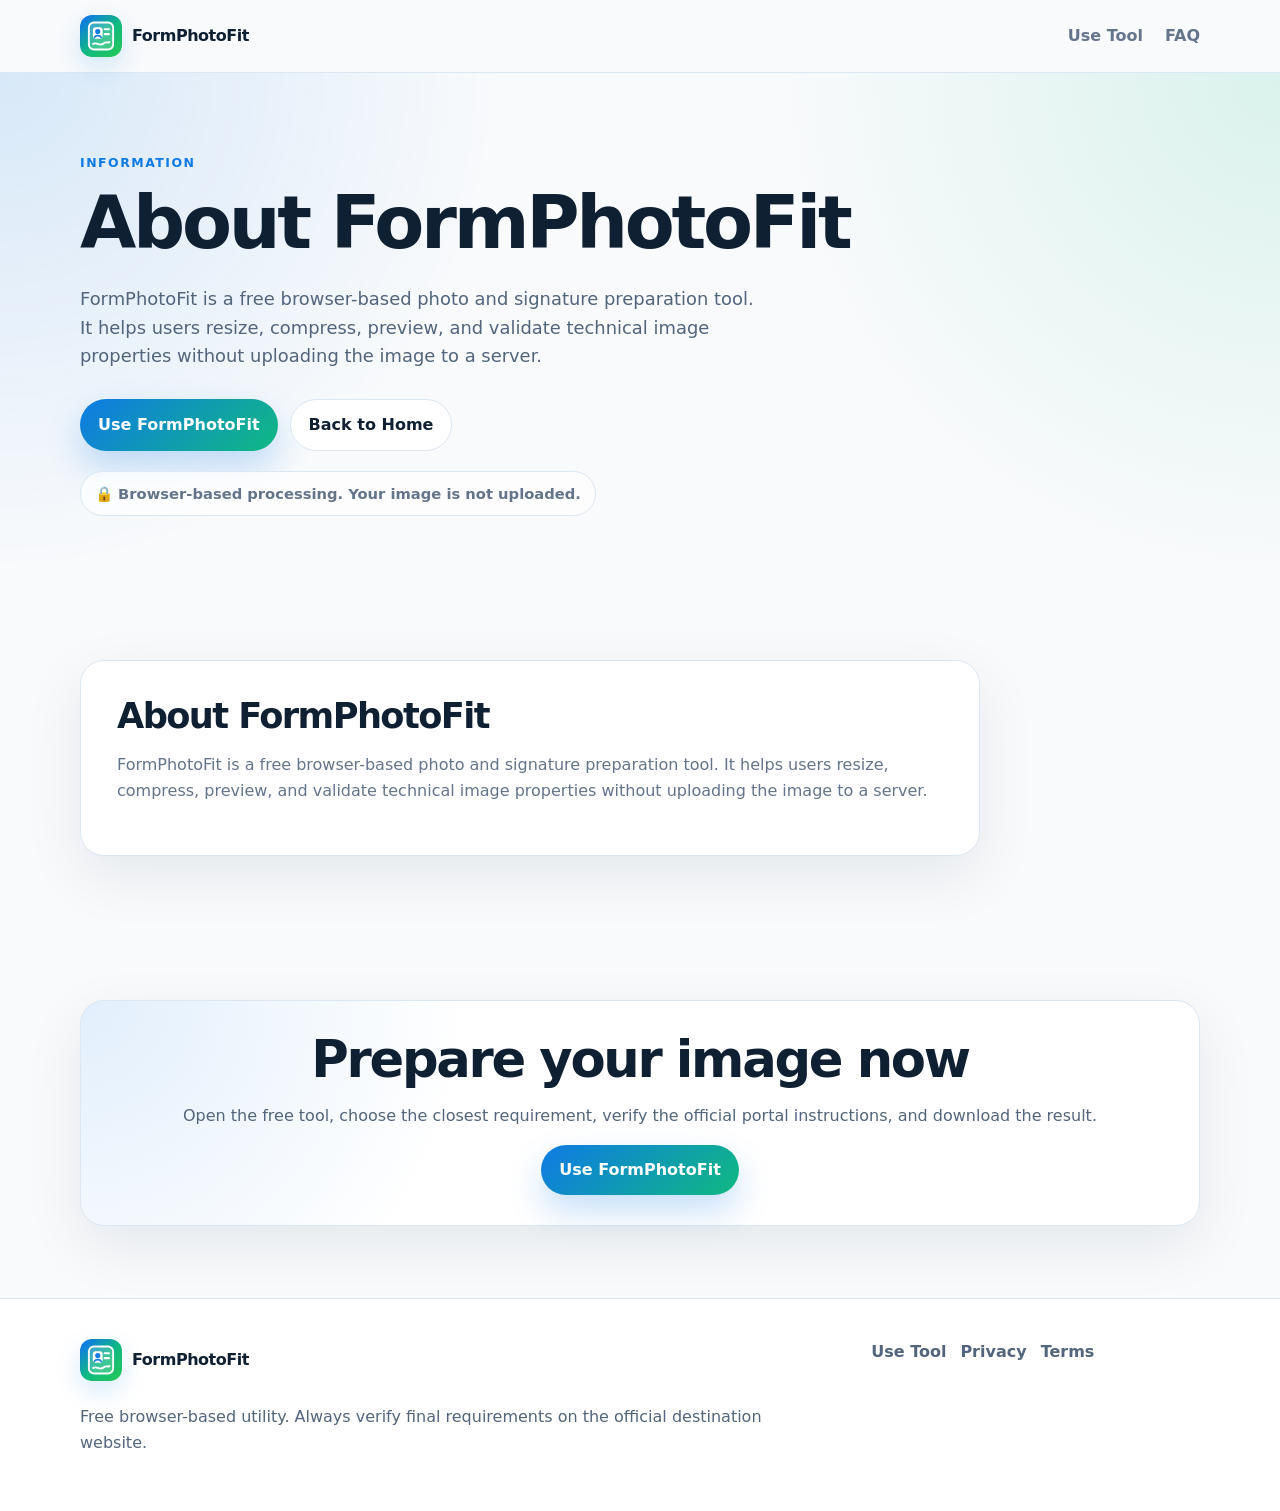
<file: about.html>
<!DOCTYPE html>
<html lang="en">
<head>
<meta charset="UTF-8" />
<meta name="viewport" content="width=device-width, initial-scale=1.0" />
<title>About FormPhotoFit | FormPhotoFit</title>
<meta name="description" content="FormPhotoFit is a free browser-based photo and signature preparation tool. It helps users resize, compress, preview, and validate technical image prop" />
<meta name="robots" content="index, follow, max-image-preview:large" />
<link rel="canonical" href="https://formphotofit.com/about.html" />
<meta property="og:title" content="About FormPhotoFit | FormPhotoFit" />
<meta property="og:description" content="FormPhotoFit is a free browser-based photo and signature preparation tool. It helps users resize, compress, preview, and validate technical image prop" />
<meta property="og:type" content="article" />
<meta property="og:url" content="https://formphotofit.com/about.html" />
<meta property="og:site_name" content="FormPhotoFit" />
<meta name="theme-color" content="#0f7ae5" />
<script async src="https://www.googletagmanager.com/gtag/js?id=G-8WJQX7V1F1"></script>
<script>window.dataLayer=window.dataLayer||[];function gtag(){dataLayer.push(arguments)}gtag('js',new Date());gtag('config','G-8WJQX7V1F1');</script>
<link rel="icon" type="image/svg+xml" href="/assets/logo.svg" />
<link rel="stylesheet" href="style.css" />
<script type="application/ld+json">{"@context": "https://schema.org", "@type": "WebPage", "name": "About FormPhotoFit | FormPhotoFit", "url": "https://formphotofit.com/about.html", "description": "FormPhotoFit is a free browser-based photo and signature preparation tool. It helps users resize, compress, preview, and validate technical image prop", "isPartOf": {"@type": "WebSite", "name": "FormPhotoFit", "url": "https://formphotofit.com/"}}</script>
</head>
<body>
<a class="skip-link" href="#content">Skip to content</a>
<header class="site-header"><nav class="nav container" aria-label="Main navigation"><a class="logo" href="index.html"><img class="logo-img" src="assets/logo.svg" alt="FormPhotoFit logo"><span>FormPhotoFit</span></a><div class="nav-links"><a data-track="nav_tool_click" href="index.html#tool">Use Tool</a><a data-track="nav_faq_click" href="index.html#faq">FAQ</a></div></nav></header>
<main id="content">
<section class="hero section"><div class="container"><p class="eyebrow">Information</p><h1>About FormPhotoFit</h1><p class="hero-text">FormPhotoFit is a free browser-based photo and signature preparation tool. It helps users resize, compress, preview, and validate technical image properties without uploading the image to a server.</p><div class="hero-actions"><a class="btn btn-primary" data-track="hero_tool_click" href="index.html#tool">Use FormPhotoFit</a><a class="btn btn-secondary" data-track="hero_back_home_click" href="index.html">Back to Home</a></div><p class="privacy-pill">🔒 Browser-based processing. Your image is not uploaded.</p></div></section>
<section class="section"><div class="container"><article class="article-card"><h2>About FormPhotoFit</h2><p>FormPhotoFit is a free browser-based photo and signature preparation tool. It helps users resize, compress, preview, and validate technical image properties without uploading the image to a server.</p></article></div></section>
<section class="section"><div class="container"><div class="feedback-card"><h2>Prepare your image now</h2><p>Open the free tool, choose the closest requirement, verify the official portal instructions, and download the result.</p><a class="btn btn-primary" data-track="feedback_card_tool_click" href="index.html#tool">Use FormPhotoFit</a></div></div></section>
</main>
<footer class="site-footer"><div class="container footer-content"><div><a class="logo" href="index.html"><img class="logo-img" src="assets/logo.svg" alt="FormPhotoFit logo"><span>FormPhotoFit</span></a><p>Free browser-based utility. Always verify final requirements on the official destination website.</p></div><div class="footer-links"><a data-track="footer_tool_click" href="index.html#tool">Use Tool</a><a data-track="footer_privacy_click" href="privacy.html">Privacy</a><a data-track="footer_terms_click" href="terms.html">Terms</a></div></div></footer>
<script src="animations.js"></script></body></html>
</file>
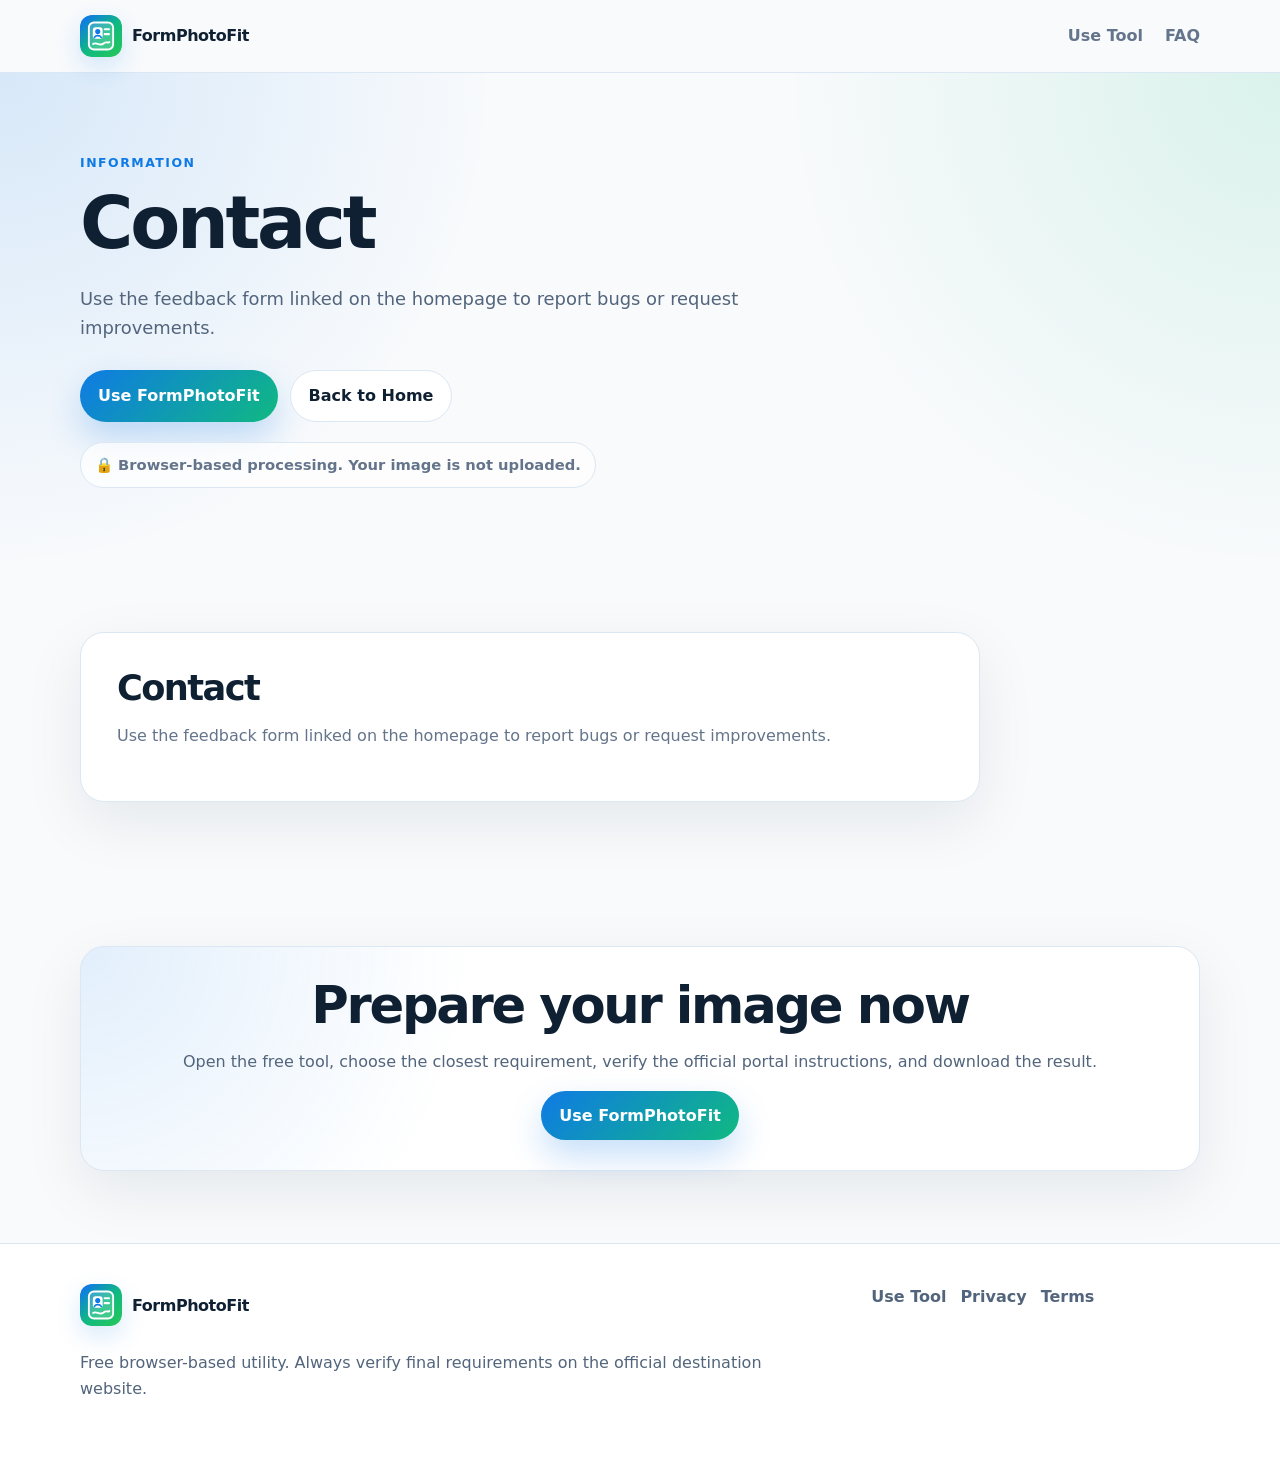
<file: contact.html>
<!DOCTYPE html>
<html lang="en">
<head>
<meta charset="UTF-8" />
<meta name="viewport" content="width=device-width, initial-scale=1.0" />
<title>Contact | FormPhotoFit</title>
<meta name="description" content="Use the feedback form linked on the homepage to report bugs or request improvements." />
<meta name="robots" content="index, follow, max-image-preview:large" />
<link rel="canonical" href="https://formphotofit.com/contact.html" />
<meta property="og:title" content="Contact | FormPhotoFit" />
<meta property="og:description" content="Use the feedback form linked on the homepage to report bugs or request improvements." />
<meta property="og:type" content="article" />
<meta property="og:url" content="https://formphotofit.com/contact.html" />
<meta property="og:site_name" content="FormPhotoFit" />
<meta name="theme-color" content="#0f7ae5" />
<script async src="https://www.googletagmanager.com/gtag/js?id=G-8WJQX7V1F1"></script>
<script>window.dataLayer=window.dataLayer||[];function gtag(){dataLayer.push(arguments)}gtag('js',new Date());gtag('config','G-8WJQX7V1F1');</script>
<link rel="icon" type="image/svg+xml" href="/assets/logo.svg" />
<link rel="stylesheet" href="style.css" />
<script type="application/ld+json">{"@context": "https://schema.org", "@type": "WebPage", "name": "Contact | FormPhotoFit", "url": "https://formphotofit.com/contact.html", "description": "Use the feedback form linked on the homepage to report bugs or request improvements.", "isPartOf": {"@type": "WebSite", "name": "FormPhotoFit", "url": "https://formphotofit.com/"}}</script>
</head>
<body>
<a class="skip-link" href="#content">Skip to content</a>
<header class="site-header"><nav class="nav container" aria-label="Main navigation"><a class="logo" href="index.html"><img class="logo-img" src="assets/logo.svg" alt="FormPhotoFit logo"><span>FormPhotoFit</span></a><div class="nav-links"><a data-track="nav_tool_click" href="index.html#tool">Use Tool</a><a data-track="nav_faq_click" href="index.html#faq">FAQ</a></div></nav></header>
<main id="content">
<section class="hero section"><div class="container"><p class="eyebrow">Information</p><h1>Contact</h1><p class="hero-text">Use the feedback form linked on the homepage to report bugs or request improvements.</p><div class="hero-actions"><a class="btn btn-primary" data-track="hero_tool_click" href="index.html#tool">Use FormPhotoFit</a><a class="btn btn-secondary" data-track="hero_back_home_click" href="index.html">Back to Home</a></div><p class="privacy-pill">🔒 Browser-based processing. Your image is not uploaded.</p></div></section>
<section class="section"><div class="container"><article class="article-card"><h2>Contact</h2><p>Use the feedback form linked on the homepage to report bugs or request improvements.</p></article></div></section>
<section class="section"><div class="container"><div class="feedback-card"><h2>Prepare your image now</h2><p>Open the free tool, choose the closest requirement, verify the official portal instructions, and download the result.</p><a class="btn btn-primary" data-track="feedback_card_tool_click" href="index.html#tool">Use FormPhotoFit</a></div></div></section>
</main>
<footer class="site-footer"><div class="container footer-content"><div><a class="logo" href="index.html"><img class="logo-img" src="assets/logo.svg" alt="FormPhotoFit logo"><span>FormPhotoFit</span></a><p>Free browser-based utility. Always verify final requirements on the official destination website.</p></div><div class="footer-links"><a data-track="footer_tool_click" href="index.html#tool">Use Tool</a><a data-track="footer_privacy_click" href="privacy.html">Privacy</a><a data-track="footer_terms_click" href="terms.html">Terms</a></div></div></footer>
<script src="animations.js"></script></body></html>
</file>
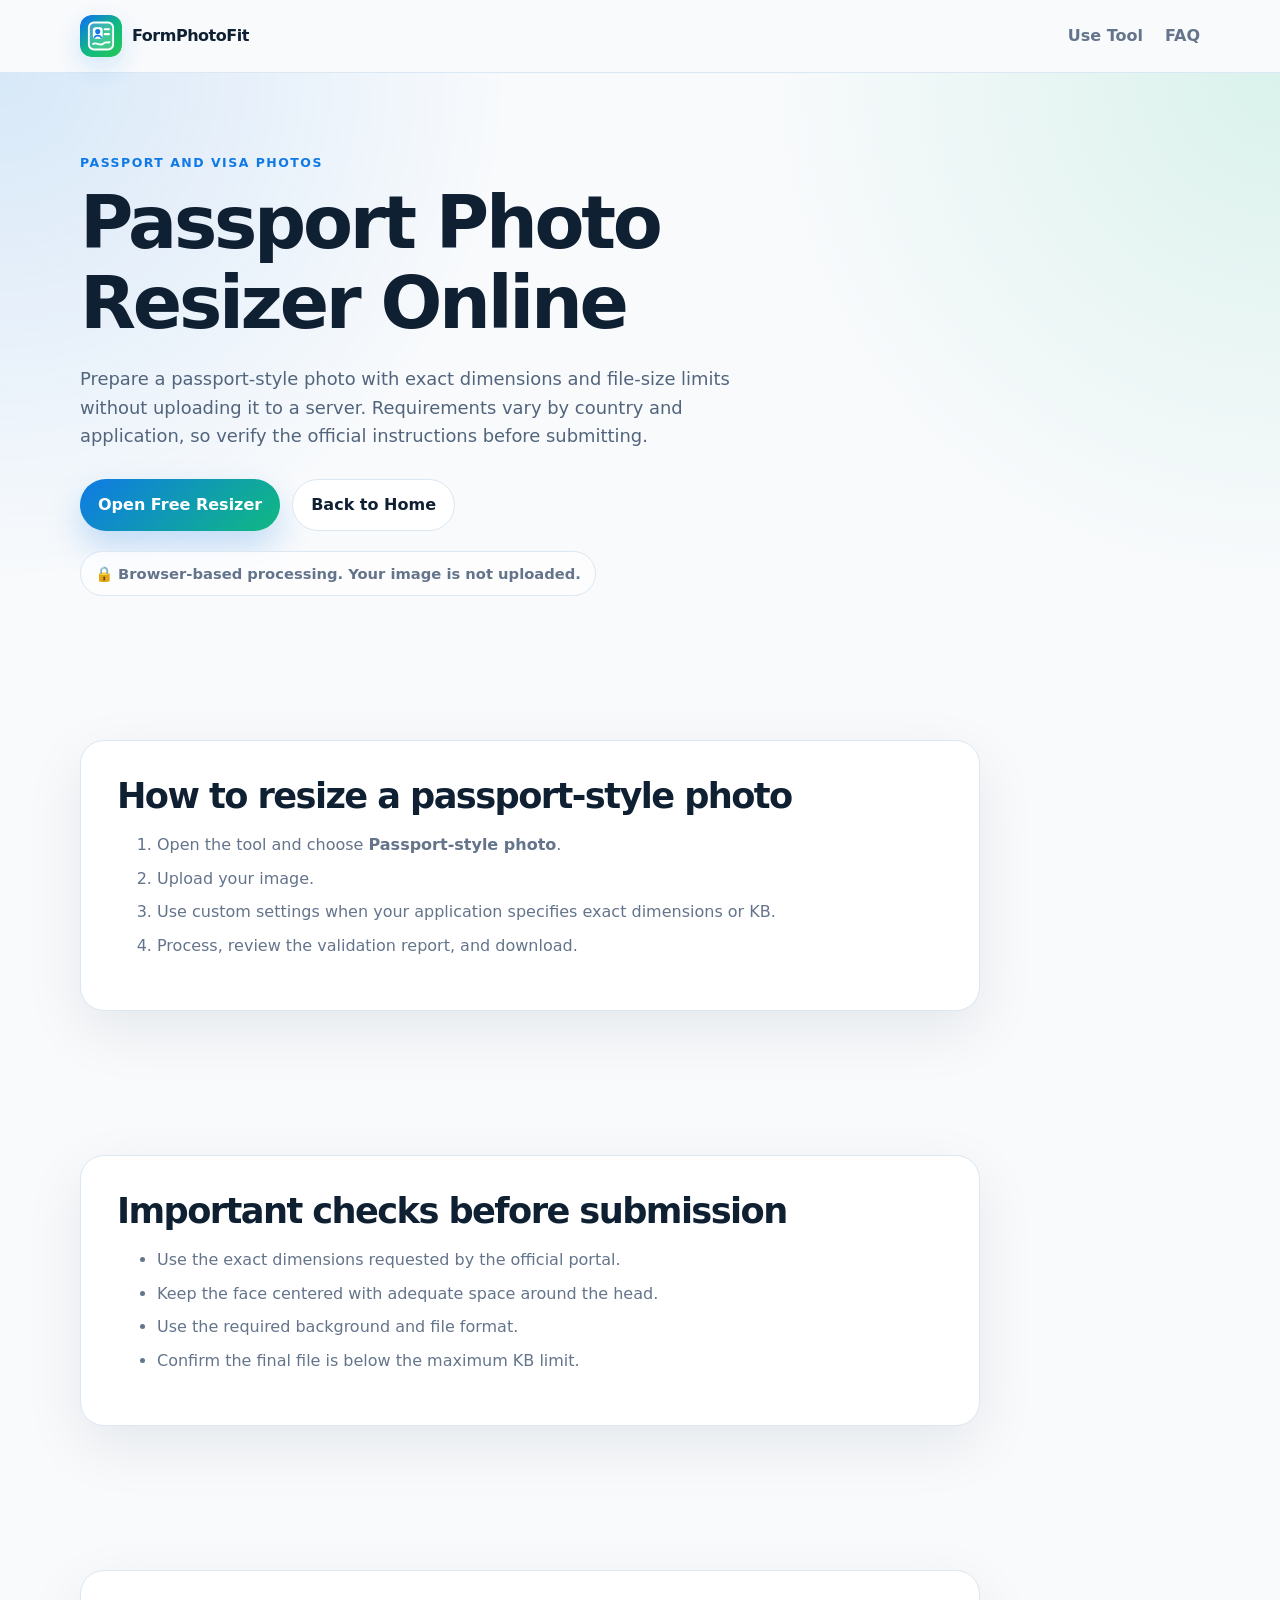
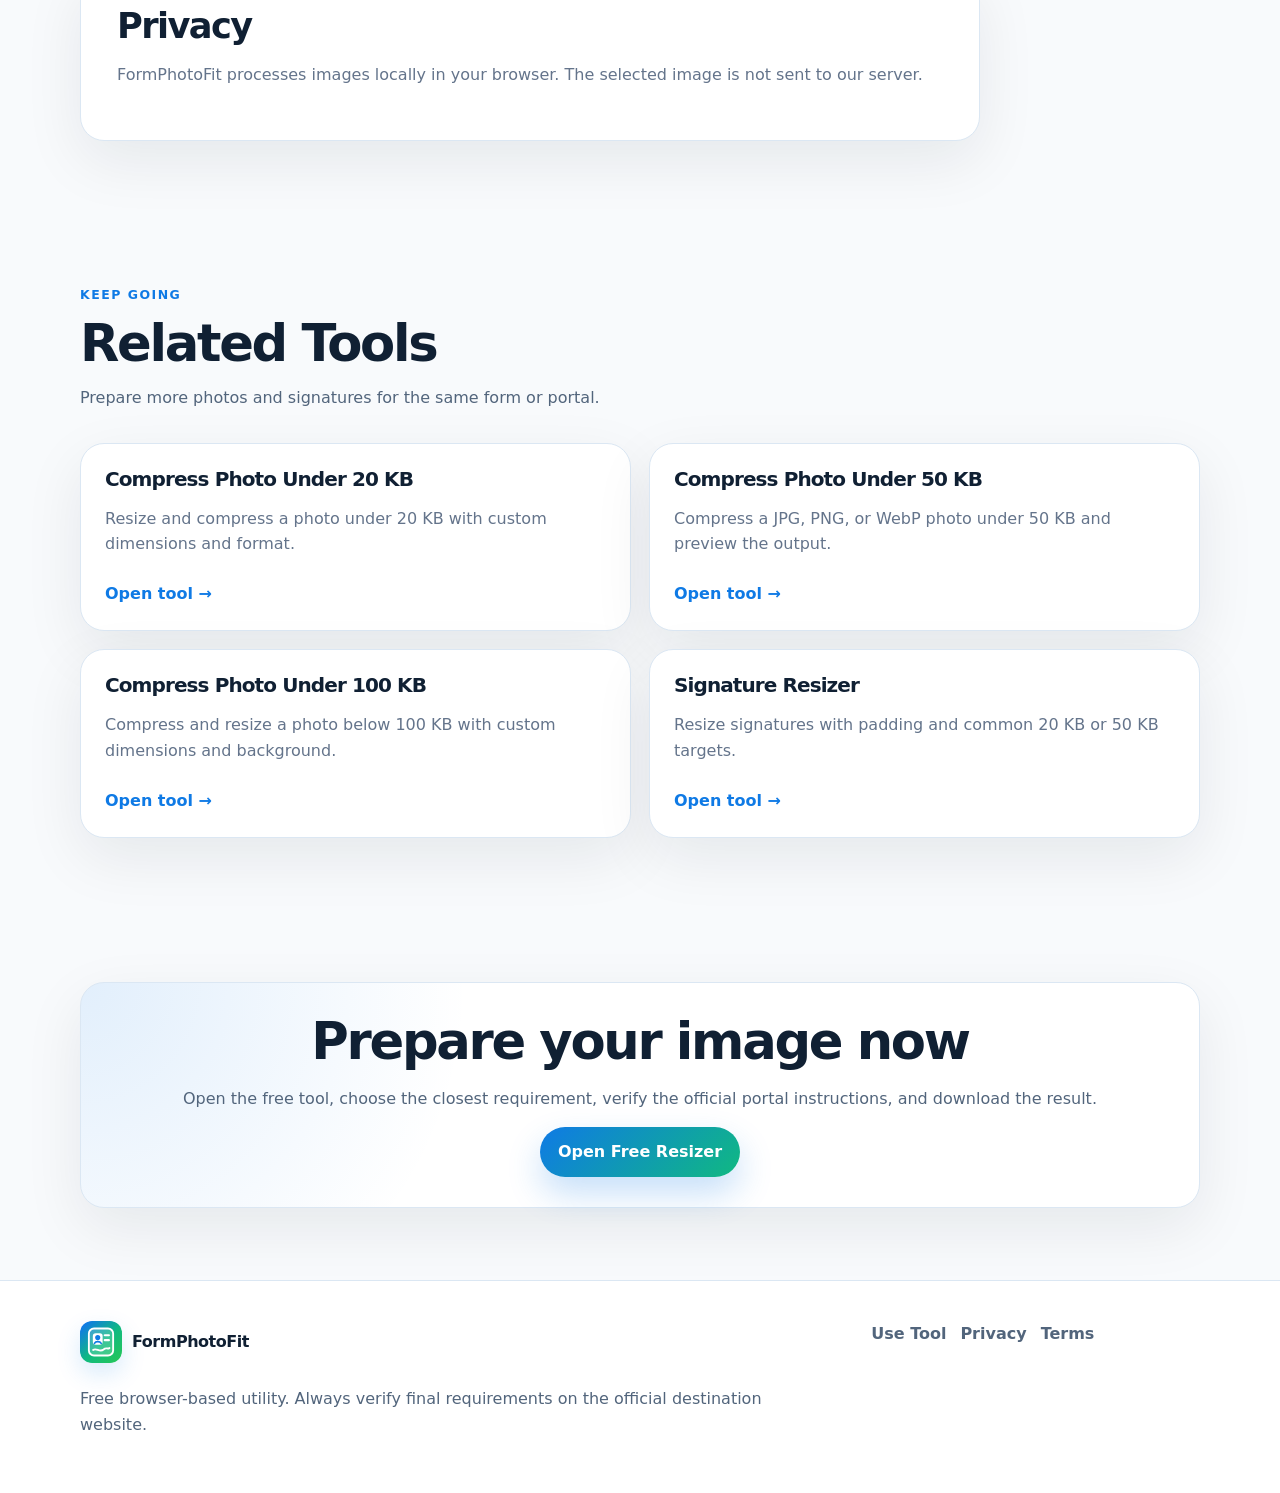
<file: passport-photo-resizer.html>
<!DOCTYPE html>
<html lang="en">
<head>
<meta charset="UTF-8" />
<meta name="viewport" content="width=device-width, initial-scale=1.0" />
<title>Passport Photo Resizer Online - Resize and Compress | FormPhotoFit</title>
<meta name="description" content="Resize and compress a passport-style photo online. Choose dimensions, target KB, format, background, preview, and download in your browser." />
<meta name="robots" content="index, follow, max-image-preview:large" />
<link rel="canonical" href="https://formphotofit.com/passport-photo-resizer.html" />
<meta property="og:title" content="Passport Photo Resizer Online - Resize and Compress | FormPhotoFit" />
<meta property="og:description" content="Resize and compress a passport-style photo online. Choose dimensions, target KB, format, background, preview, and download in your browser." />
<meta property="og:type" content="article" />
<meta property="og:url" content="https://formphotofit.com/passport-photo-resizer.html" />
<meta property="og:site_name" content="FormPhotoFit" />
<meta name="theme-color" content="#0f7ae5" />
<script async src="https://www.googletagmanager.com/gtag/js?id=G-8WJQX7V1F1"></script>
<script>window.dataLayer=window.dataLayer||[];function gtag(){dataLayer.push(arguments)}gtag('js',new Date());gtag('config','G-8WJQX7V1F1');</script>
<link rel="icon" type="image/svg+xml" href="/assets/logo.svg" />
<link rel="stylesheet" href="style.css" />
<script type="application/ld+json">{"@context": "https://schema.org", "@type": "WebPage", "name": "Passport Photo Resizer Online - Resize and Compress | FormPhotoFit", "url": "https://formphotofit.com/passport-photo-resizer.html", "description": "Resize and compress a passport-style photo online. Choose dimensions, target KB, format, background, preview, and download in your browser.", "isPartOf": {"@type": "WebSite", "name": "FormPhotoFit", "url": "https://formphotofit.com/"}}</script>
</head>
<body>
<a class="skip-link" href="#content">Skip to content</a>
<header class="site-header"><nav class="nav container" aria-label="Main navigation"><a class="logo" href="index.html"><img class="logo-img" src="assets/logo.svg" alt="FormPhotoFit logo"><span>FormPhotoFit</span></a><div class="nav-links"><a data-track="nav_tool_click" href="index.html#tool">Use Tool</a><a data-track="nav_faq_click" href="index.html#faq">FAQ</a></div></nav></header>
<main id="content">
<section class="hero section"><div class="container"><p class="eyebrow">Passport and visa photos</p><h1>Passport Photo Resizer Online</h1><p class="hero-text">Prepare a passport-style photo with exact dimensions and file-size limits without uploading it to a server. Requirements vary by country and application, so verify the official instructions before submitting.</p><div class="hero-actions"><a class="btn btn-primary" data-track="hero_tool_click" href="index.html#tool">Open Free Resizer</a><a class="btn btn-secondary" data-track="hero_back_home_click" href="index.html">Back to Home</a></div><p class="privacy-pill">🔒 Browser-based processing. Your image is not uploaded.</p></div></section>
<section class="section"><div class="container"><article class="article-card"><h2>How to resize a passport-style photo</h2><ol><li>Open the tool and choose <strong>Passport-style photo</strong>.</li><li>Upload your image.</li><li>Use custom settings when your application specifies exact dimensions or KB.</li><li>Process, review the validation report, and download.</li></ol></article></div></section>
<section class="section"><div class="container"><article class="article-card"><h2>Important checks before submission</h2><ul><li>Use the exact dimensions requested by the official portal.</li><li>Keep the face centered with adequate space around the head.</li><li>Use the required background and file format.</li><li>Confirm the final file is below the maximum KB limit.</li></ul></article></div></section>
<section class="section"><div class="container"><article class="article-card"><h2>Privacy</h2><p>FormPhotoFit processes images locally in your browser. The selected image is not sent to our server.</p></article></div></section>
<section class="section resource-section"><div class="container"><div class="section-heading"><p class="eyebrow">Keep going</p><h2>Related Tools</h2><p>Prepare more photos and signatures for the same form or portal.</p></div><div class="resource-grid"><article class="resource-card card"><h3>Compress Photo Under 20 KB</h3><p>Resize and compress a photo under 20 KB with custom dimensions and format.</p><a class="text-link" data-track="related_photo_under_20kb_click" href="photo-under-20kb.html">Open tool →</a></article><article class="resource-card card"><h3>Compress Photo Under 50 KB</h3><p>Compress a JPG, PNG, or WebP photo under 50 KB and preview the output.</p><a class="text-link" data-track="related_photo_under_50kb_click" href="photo-under-50kb.html">Open tool →</a></article><article class="resource-card card"><h3>Compress Photo Under 100 KB</h3><p>Compress and resize a photo below 100 KB with custom dimensions and background.</p><a class="text-link" data-track="related_photo_under_100kb_click" href="photo-under-100kb.html">Open tool →</a></article><article class="resource-card card"><h3>Signature Resizer</h3><p>Resize signatures with padding and common 20 KB or 50 KB targets.</p><a class="text-link" data-track="related_signature_resizer_click" href="signature-resizer.html">Open tool →</a></article></div></div></section><section class="section"><div class="container"><div class="feedback-card"><h2>Prepare your image now</h2><p>Open the free tool, choose the closest requirement, verify the official portal instructions, and download the result.</p><a class="btn btn-primary" data-track="feedback_card_tool_click" href="index.html#tool">Open Free Resizer</a></div></div></section>
</main>
<footer class="site-footer"><div class="container footer-content"><div><a class="logo" href="index.html"><img class="logo-img" src="assets/logo.svg" alt="FormPhotoFit logo"><span>FormPhotoFit</span></a><p>Free browser-based utility. Always verify final requirements on the official destination website.</p></div><div class="footer-links"><a data-track="footer_tool_click" href="index.html#tool">Use Tool</a><a data-track="footer_privacy_click" href="privacy.html">Privacy</a><a data-track="footer_terms_click" href="terms.html">Terms</a></div></div></footer>
<script src="animations.js"></script></body></html>
</file>
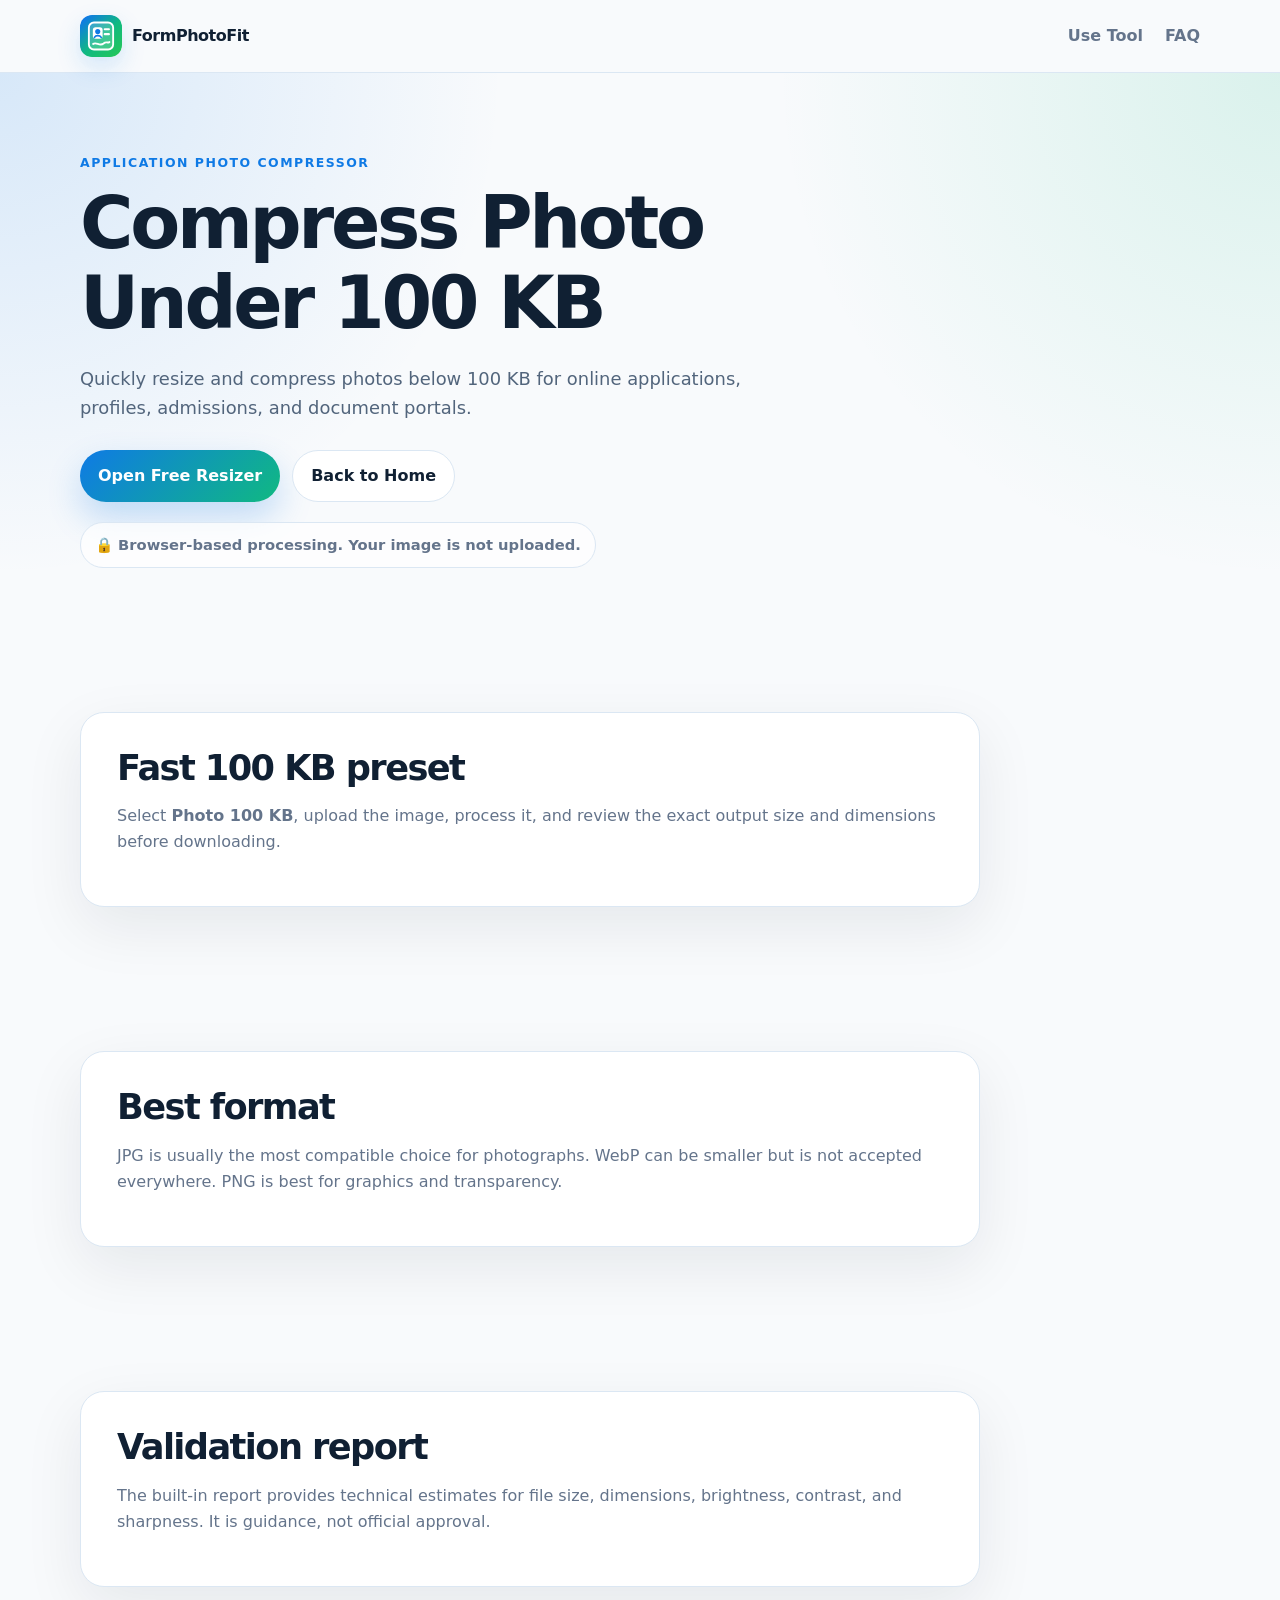
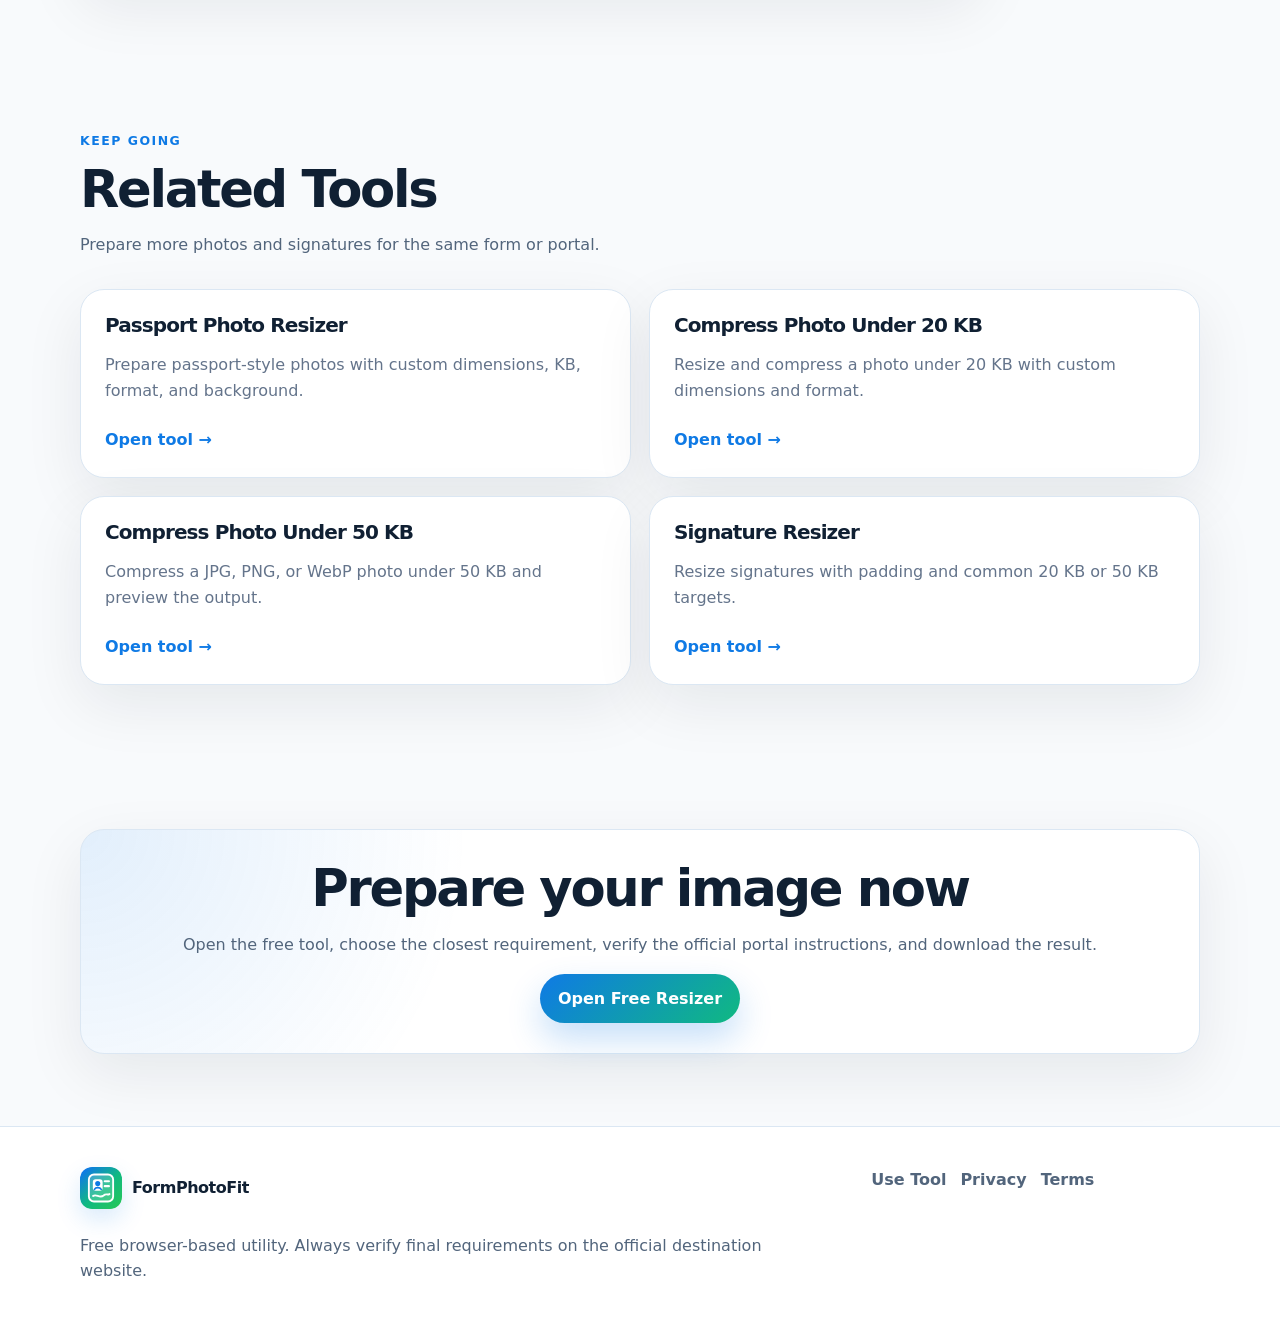
<file: photo-under-100kb.html>
<!DOCTYPE html>
<html lang="en">
<head>
<meta charset="UTF-8" />
<meta name="viewport" content="width=device-width, initial-scale=1.0" />
<title>Compress Photo Under 100 KB Online | FormPhotoFit</title>
<meta name="description" content="Compress and resize a photo below 100 KB online. Choose dimensions, background, and JPG, PNG, or WebP output." />
<meta name="robots" content="index, follow, max-image-preview:large" />
<link rel="canonical" href="https://formphotofit.com/photo-under-100kb.html" />
<meta property="og:title" content="Compress Photo Under 100 KB Online | FormPhotoFit" />
<meta property="og:description" content="Compress and resize a photo below 100 KB online. Choose dimensions, background, and JPG, PNG, or WebP output." />
<meta property="og:type" content="article" />
<meta property="og:url" content="https://formphotofit.com/photo-under-100kb.html" />
<meta property="og:site_name" content="FormPhotoFit" />
<meta name="theme-color" content="#0f7ae5" />
<script async src="https://www.googletagmanager.com/gtag/js?id=G-8WJQX7V1F1"></script>
<script>window.dataLayer=window.dataLayer||[];function gtag(){dataLayer.push(arguments)}gtag('js',new Date());gtag('config','G-8WJQX7V1F1');</script>
<link rel="icon" type="image/svg+xml" href="/assets/logo.svg" />
<link rel="stylesheet" href="style.css" />
<script type="application/ld+json">{"@context": "https://schema.org", "@type": "WebPage", "name": "Compress Photo Under 100 KB Online | FormPhotoFit", "url": "https://formphotofit.com/photo-under-100kb.html", "description": "Compress and resize a photo below 100 KB online. Choose dimensions, background, and JPG, PNG, or WebP output.", "isPartOf": {"@type": "WebSite", "name": "FormPhotoFit", "url": "https://formphotofit.com/"}}</script>
</head>
<body>
<a class="skip-link" href="#content">Skip to content</a>
<header class="site-header"><nav class="nav container" aria-label="Main navigation"><a class="logo" href="index.html"><img class="logo-img" src="assets/logo.svg" alt="FormPhotoFit logo"><span>FormPhotoFit</span></a><div class="nav-links"><a data-track="nav_tool_click" href="index.html#tool">Use Tool</a><a data-track="nav_faq_click" href="index.html#faq">FAQ</a></div></nav></header>
<main id="content">
<section class="hero section"><div class="container"><p class="eyebrow">Application photo compressor</p><h1>Compress Photo Under 100 KB</h1><p class="hero-text">Quickly resize and compress photos below 100 KB for online applications, profiles, admissions, and document portals.</p><div class="hero-actions"><a class="btn btn-primary" data-track="hero_tool_click" href="index.html#tool">Open Free Resizer</a><a class="btn btn-secondary" data-track="hero_back_home_click" href="index.html">Back to Home</a></div><p class="privacy-pill">🔒 Browser-based processing. Your image is not uploaded.</p></div></section>
<section class="section"><div class="container"><article class="article-card"><h2>Fast 100 KB preset</h2><p>Select <strong>Photo 100 KB</strong>, upload the image, process it, and review the exact output size and dimensions before downloading.</p></article></div></section>
<section class="section"><div class="container"><article class="article-card"><h2>Best format</h2><p>JPG is usually the most compatible choice for photographs. WebP can be smaller but is not accepted everywhere. PNG is best for graphics and transparency.</p></article></div></section>
<section class="section"><div class="container"><article class="article-card"><h2>Validation report</h2><p>The built-in report provides technical estimates for file size, dimensions, brightness, contrast, and sharpness. It is guidance, not official approval.</p></article></div></section>
<section class="section resource-section"><div class="container"><div class="section-heading"><p class="eyebrow">Keep going</p><h2>Related Tools</h2><p>Prepare more photos and signatures for the same form or portal.</p></div><div class="resource-grid"><article class="resource-card card"><h3>Passport Photo Resizer</h3><p>Prepare passport-style photos with custom dimensions, KB, format, and background.</p><a class="text-link" data-track="related_passport_photo_resizer_click" href="passport-photo-resizer.html">Open tool →</a></article><article class="resource-card card"><h3>Compress Photo Under 20 KB</h3><p>Resize and compress a photo under 20 KB with custom dimensions and format.</p><a class="text-link" data-track="related_photo_under_20kb_click" href="photo-under-20kb.html">Open tool →</a></article><article class="resource-card card"><h3>Compress Photo Under 50 KB</h3><p>Compress a JPG, PNG, or WebP photo under 50 KB and preview the output.</p><a class="text-link" data-track="related_photo_under_50kb_click" href="photo-under-50kb.html">Open tool →</a></article><article class="resource-card card"><h3>Signature Resizer</h3><p>Resize signatures with padding and common 20 KB or 50 KB targets.</p><a class="text-link" data-track="related_signature_resizer_click" href="signature-resizer.html">Open tool →</a></article></div></div></section><section class="section"><div class="container"><div class="feedback-card"><h2>Prepare your image now</h2><p>Open the free tool, choose the closest requirement, verify the official portal instructions, and download the result.</p><a class="btn btn-primary" data-track="feedback_card_tool_click" href="index.html#tool">Open Free Resizer</a></div></div></section>
</main>
<footer class="site-footer"><div class="container footer-content"><div><a class="logo" href="index.html"><img class="logo-img" src="assets/logo.svg" alt="FormPhotoFit logo"><span>FormPhotoFit</span></a><p>Free browser-based utility. Always verify final requirements on the official destination website.</p></div><div class="footer-links"><a data-track="footer_tool_click" href="index.html#tool">Use Tool</a><a data-track="footer_privacy_click" href="privacy.html">Privacy</a><a data-track="footer_terms_click" href="terms.html">Terms</a></div></div></footer>
<script src="animations.js"></script></body></html>
</file>
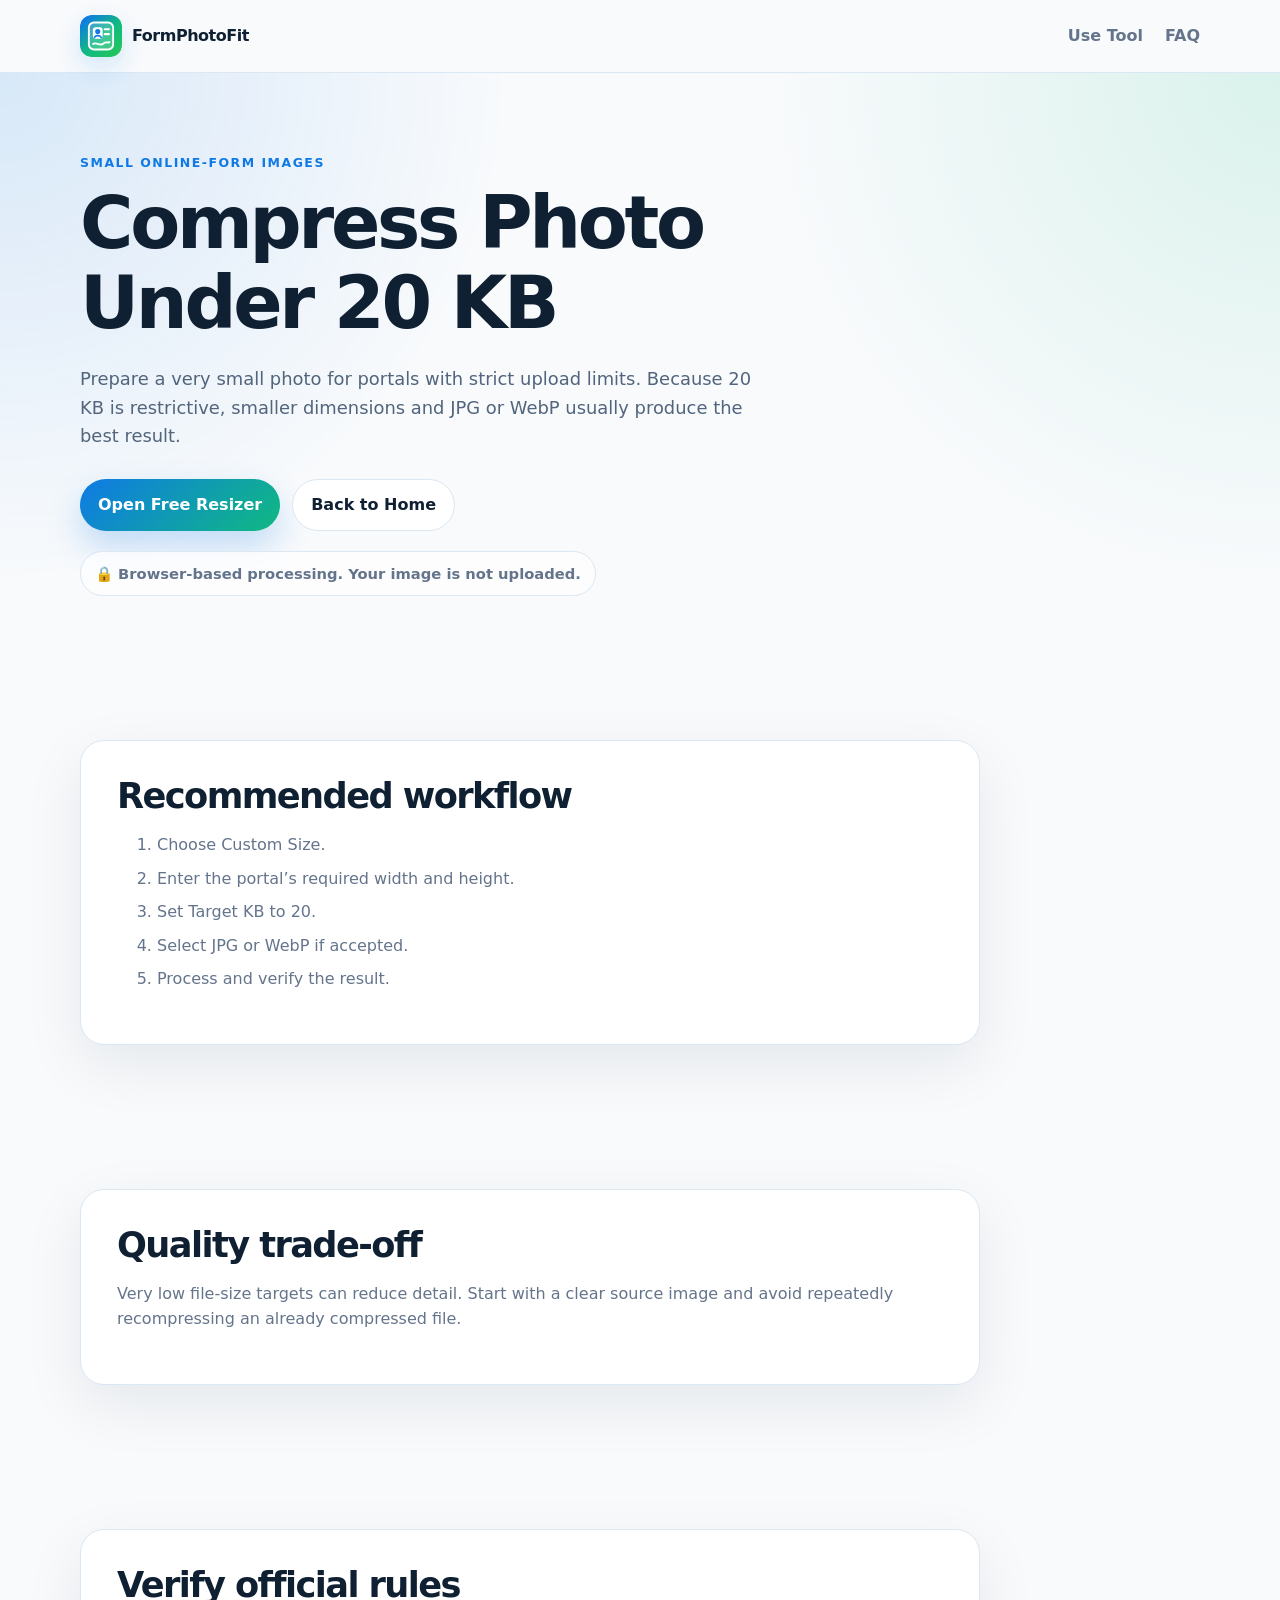
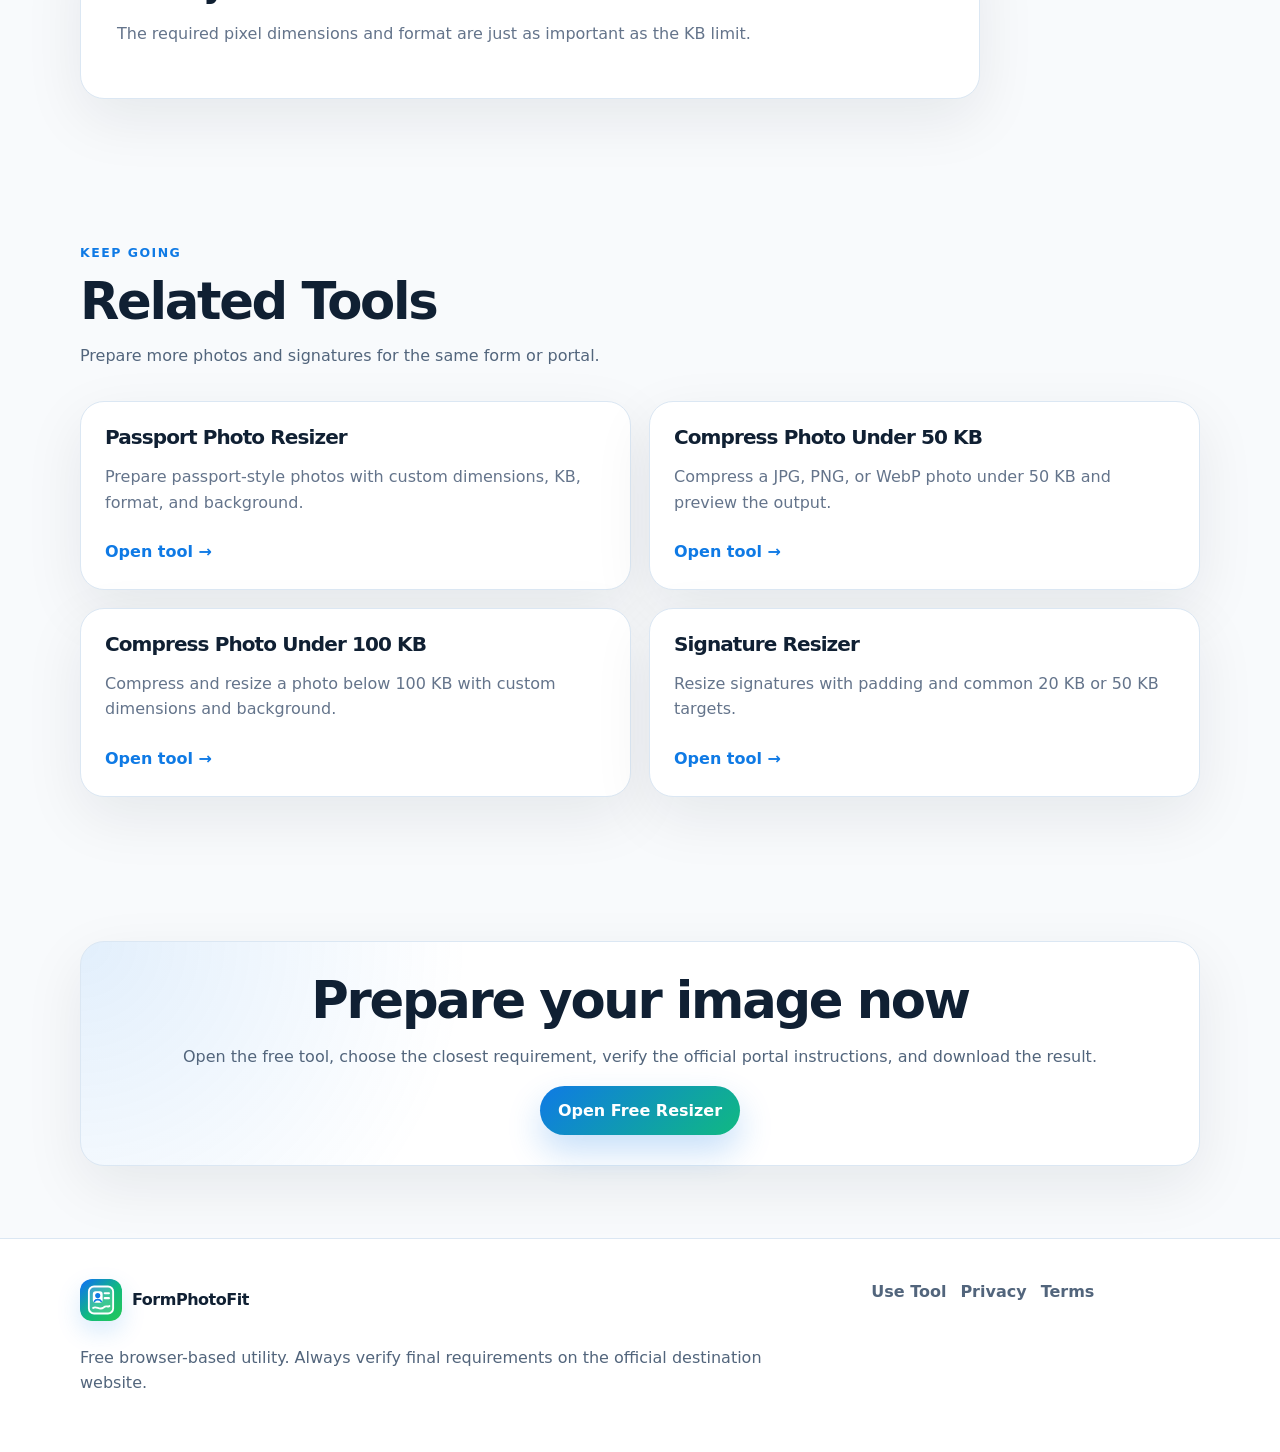
<file: photo-under-20kb.html>
<!DOCTYPE html>
<html lang="en">
<head>
<meta charset="UTF-8" />
<meta name="viewport" content="width=device-width, initial-scale=1.0" />
<title>Compress Photo Under 20 KB Online | FormPhotoFit</title>
<meta name="description" content="Resize and compress a photo under 20 KB online with custom dimensions and format. Preview and download without server uploads." />
<meta name="robots" content="index, follow, max-image-preview:large" />
<link rel="canonical" href="https://formphotofit.com/photo-under-20kb.html" />
<meta property="og:title" content="Compress Photo Under 20 KB Online | FormPhotoFit" />
<meta property="og:description" content="Resize and compress a photo under 20 KB online with custom dimensions and format. Preview and download without server uploads." />
<meta property="og:type" content="article" />
<meta property="og:url" content="https://formphotofit.com/photo-under-20kb.html" />
<meta property="og:site_name" content="FormPhotoFit" />
<meta name="theme-color" content="#0f7ae5" />
<script async src="https://www.googletagmanager.com/gtag/js?id=G-8WJQX7V1F1"></script>
<script>window.dataLayer=window.dataLayer||[];function gtag(){dataLayer.push(arguments)}gtag('js',new Date());gtag('config','G-8WJQX7V1F1');</script>
<link rel="icon" type="image/svg+xml" href="/assets/logo.svg" />
<link rel="stylesheet" href="style.css" />
<script type="application/ld+json">{"@context": "https://schema.org", "@type": "WebPage", "name": "Compress Photo Under 20 KB Online | FormPhotoFit", "url": "https://formphotofit.com/photo-under-20kb.html", "description": "Resize and compress a photo under 20 KB online with custom dimensions and format. Preview and download without server uploads.", "isPartOf": {"@type": "WebSite", "name": "FormPhotoFit", "url": "https://formphotofit.com/"}}</script>
</head>
<body>
<a class="skip-link" href="#content">Skip to content</a>
<header class="site-header"><nav class="nav container" aria-label="Main navigation"><a class="logo" href="index.html"><img class="logo-img" src="assets/logo.svg" alt="FormPhotoFit logo"><span>FormPhotoFit</span></a><div class="nav-links"><a data-track="nav_tool_click" href="index.html#tool">Use Tool</a><a data-track="nav_faq_click" href="index.html#faq">FAQ</a></div></nav></header>
<main id="content">
<section class="hero section"><div class="container"><p class="eyebrow">Small online-form images</p><h1>Compress Photo Under 20 KB</h1><p class="hero-text">Prepare a very small photo for portals with strict upload limits. Because 20 KB is restrictive, smaller dimensions and JPG or WebP usually produce the best result.</p><div class="hero-actions"><a class="btn btn-primary" data-track="hero_tool_click" href="index.html#tool">Open Free Resizer</a><a class="btn btn-secondary" data-track="hero_back_home_click" href="index.html">Back to Home</a></div><p class="privacy-pill">🔒 Browser-based processing. Your image is not uploaded.</p></div></section>
<section class="section"><div class="container"><article class="article-card"><h2>Recommended workflow</h2><ol><li>Choose Custom Size.</li><li>Enter the portal’s required width and height.</li><li>Set Target KB to 20.</li><li>Select JPG or WebP if accepted.</li><li>Process and verify the result.</li></ol></article></div></section>
<section class="section"><div class="container"><article class="article-card"><h2>Quality trade-off</h2><p>Very low file-size targets can reduce detail. Start with a clear source image and avoid repeatedly recompressing an already compressed file.</p></article></div></section>
<section class="section"><div class="container"><article class="article-card"><h2>Verify official rules</h2><p>The required pixel dimensions and format are just as important as the KB limit.</p></article></div></section>
<section class="section resource-section"><div class="container"><div class="section-heading"><p class="eyebrow">Keep going</p><h2>Related Tools</h2><p>Prepare more photos and signatures for the same form or portal.</p></div><div class="resource-grid"><article class="resource-card card"><h3>Passport Photo Resizer</h3><p>Prepare passport-style photos with custom dimensions, KB, format, and background.</p><a class="text-link" data-track="related_passport_photo_resizer_click" href="passport-photo-resizer.html">Open tool →</a></article><article class="resource-card card"><h3>Compress Photo Under 50 KB</h3><p>Compress a JPG, PNG, or WebP photo under 50 KB and preview the output.</p><a class="text-link" data-track="related_photo_under_50kb_click" href="photo-under-50kb.html">Open tool →</a></article><article class="resource-card card"><h3>Compress Photo Under 100 KB</h3><p>Compress and resize a photo below 100 KB with custom dimensions and background.</p><a class="text-link" data-track="related_photo_under_100kb_click" href="photo-under-100kb.html">Open tool →</a></article><article class="resource-card card"><h3>Signature Resizer</h3><p>Resize signatures with padding and common 20 KB or 50 KB targets.</p><a class="text-link" data-track="related_signature_resizer_click" href="signature-resizer.html">Open tool →</a></article></div></div></section><section class="section"><div class="container"><div class="feedback-card"><h2>Prepare your image now</h2><p>Open the free tool, choose the closest requirement, verify the official portal instructions, and download the result.</p><a class="btn btn-primary" data-track="feedback_card_tool_click" href="index.html#tool">Open Free Resizer</a></div></div></section>
</main>
<footer class="site-footer"><div class="container footer-content"><div><a class="logo" href="index.html"><img class="logo-img" src="assets/logo.svg" alt="FormPhotoFit logo"><span>FormPhotoFit</span></a><p>Free browser-based utility. Always verify final requirements on the official destination website.</p></div><div class="footer-links"><a data-track="footer_tool_click" href="index.html#tool">Use Tool</a><a data-track="footer_privacy_click" href="privacy.html">Privacy</a><a data-track="footer_terms_click" href="terms.html">Terms</a></div></div></footer>
<script src="animations.js"></script></body></html>
</file>
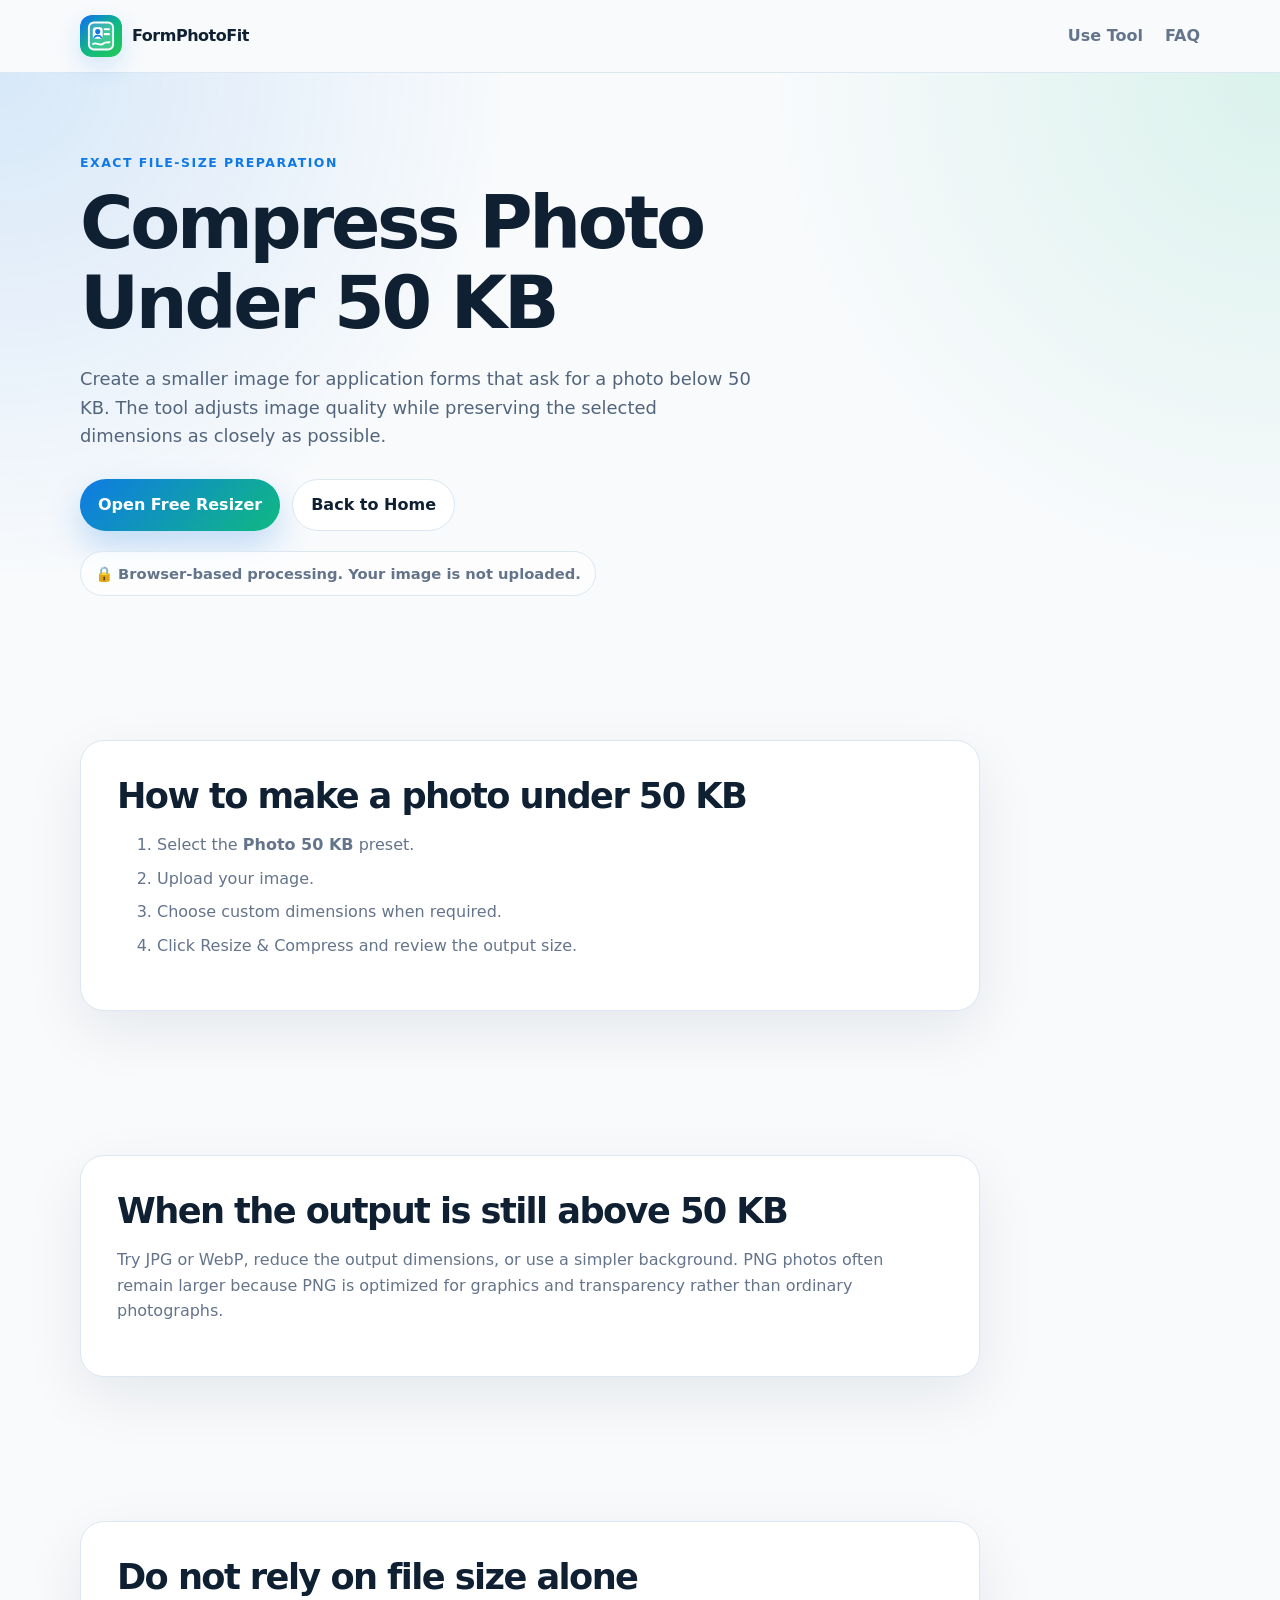
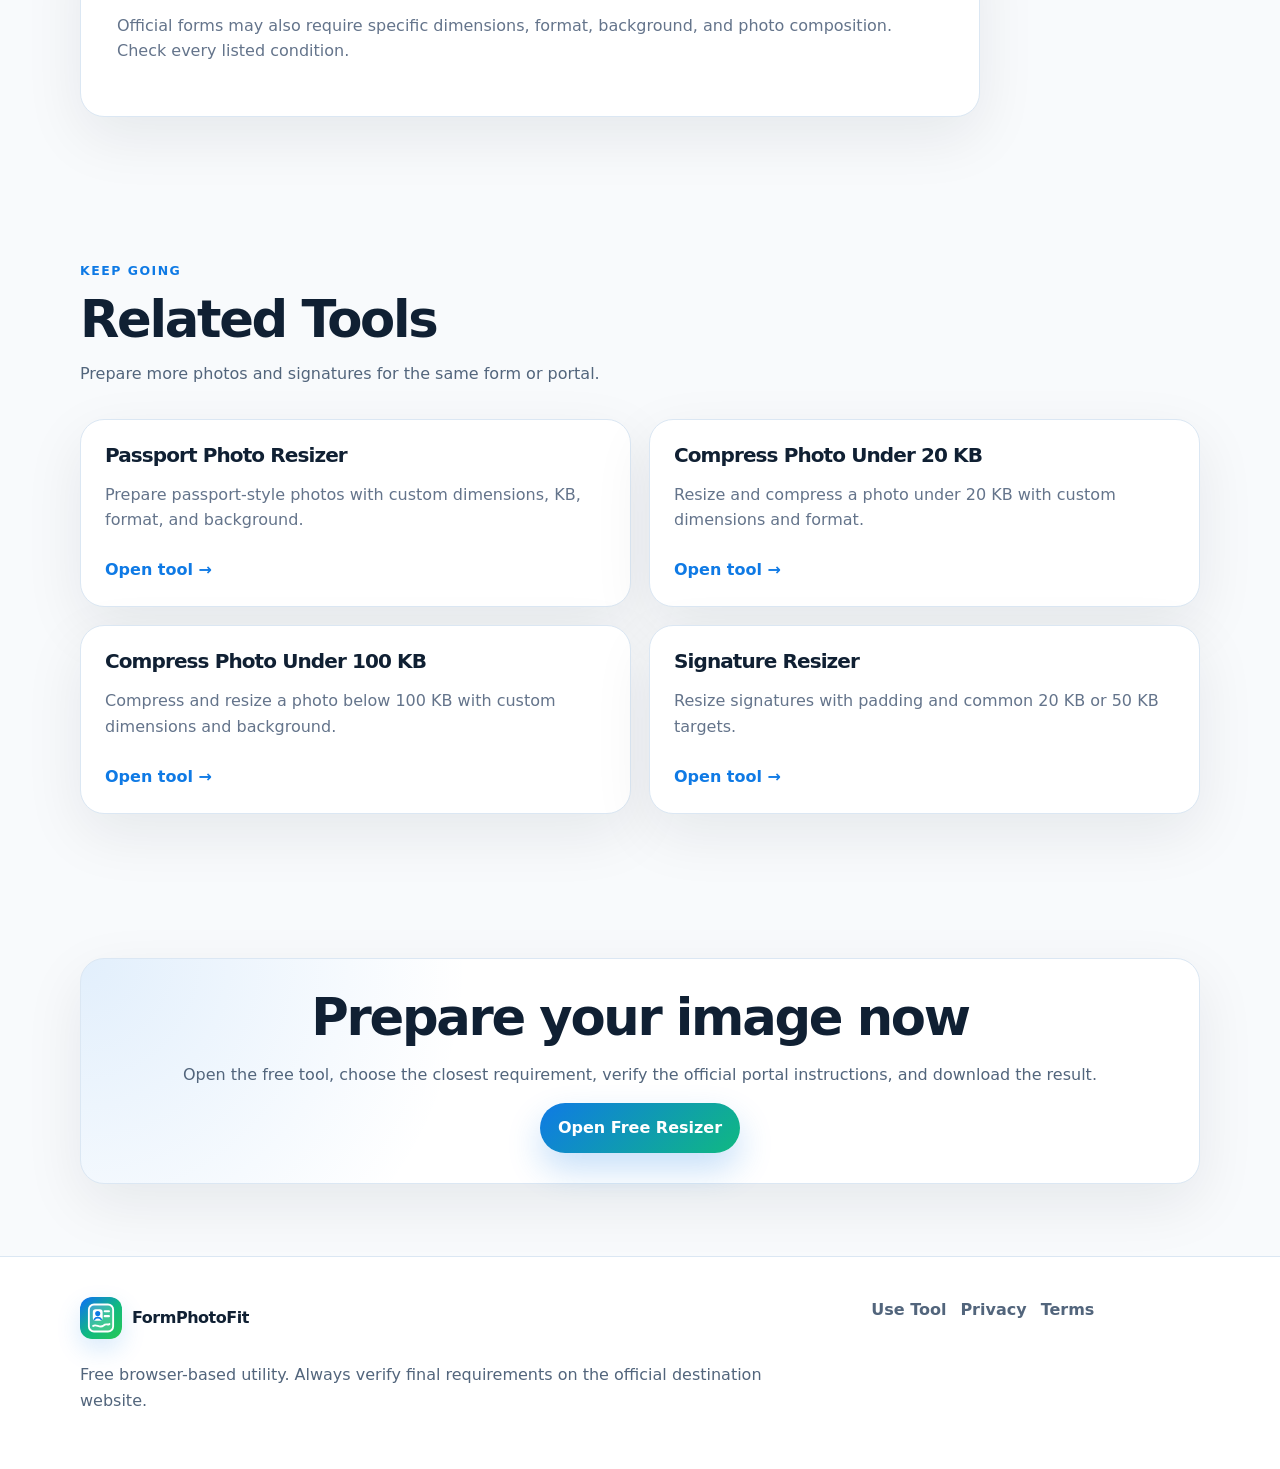
<file: photo-under-50kb.html>
<!DOCTYPE html>
<html lang="en">
<head>
<meta charset="UTF-8" />
<meta name="viewport" content="width=device-width, initial-scale=1.0" />
<title>Compress Photo Under 50 KB Online | FormPhotoFit</title>
<meta name="description" content="Compress a JPG, PNG, or WebP photo under 50 KB online. Resize dimensions, preview output, and download privately in your browser." />
<meta name="robots" content="index, follow, max-image-preview:large" />
<link rel="canonical" href="https://formphotofit.com/photo-under-50kb.html" />
<meta property="og:title" content="Compress Photo Under 50 KB Online | FormPhotoFit" />
<meta property="og:description" content="Compress a JPG, PNG, or WebP photo under 50 KB online. Resize dimensions, preview output, and download privately in your browser." />
<meta property="og:type" content="article" />
<meta property="og:url" content="https://formphotofit.com/photo-under-50kb.html" />
<meta property="og:site_name" content="FormPhotoFit" />
<meta name="theme-color" content="#0f7ae5" />
<script async src="https://www.googletagmanager.com/gtag/js?id=G-8WJQX7V1F1"></script>
<script>window.dataLayer=window.dataLayer||[];function gtag(){dataLayer.push(arguments)}gtag('js',new Date());gtag('config','G-8WJQX7V1F1');</script>
<link rel="icon" type="image/svg+xml" href="/assets/logo.svg" />
<link rel="stylesheet" href="style.css" />
<script type="application/ld+json">{"@context": "https://schema.org", "@type": "WebPage", "name": "Compress Photo Under 50 KB Online | FormPhotoFit", "url": "https://formphotofit.com/photo-under-50kb.html", "description": "Compress a JPG, PNG, or WebP photo under 50 KB online. Resize dimensions, preview output, and download privately in your browser.", "isPartOf": {"@type": "WebSite", "name": "FormPhotoFit", "url": "https://formphotofit.com/"}}</script>
</head>
<body>
<a class="skip-link" href="#content">Skip to content</a>
<header class="site-header"><nav class="nav container" aria-label="Main navigation"><a class="logo" href="index.html"><img class="logo-img" src="assets/logo.svg" alt="FormPhotoFit logo"><span>FormPhotoFit</span></a><div class="nav-links"><a data-track="nav_tool_click" href="index.html#tool">Use Tool</a><a data-track="nav_faq_click" href="index.html#faq">FAQ</a></div></nav></header>
<main id="content">
<section class="hero section"><div class="container"><p class="eyebrow">Exact file-size preparation</p><h1>Compress Photo Under 50 KB</h1><p class="hero-text">Create a smaller image for application forms that ask for a photo below 50 KB. The tool adjusts image quality while preserving the selected dimensions as closely as possible.</p><div class="hero-actions"><a class="btn btn-primary" data-track="hero_tool_click" href="index.html#tool">Open Free Resizer</a><a class="btn btn-secondary" data-track="hero_back_home_click" href="index.html">Back to Home</a></div><p class="privacy-pill">🔒 Browser-based processing. Your image is not uploaded.</p></div></section>
<section class="section"><div class="container"><article class="article-card"><h2>How to make a photo under 50 KB</h2><ol><li>Select the <strong>Photo 50 KB</strong> preset.</li><li>Upload your image.</li><li>Choose custom dimensions when required.</li><li>Click Resize & Compress and review the output size.</li></ol></article></div></section>
<section class="section"><div class="container"><article class="article-card"><h2>When the output is still above 50 KB</h2><p>Try JPG or WebP, reduce the output dimensions, or use a simpler background. PNG photos often remain larger because PNG is optimized for graphics and transparency rather than ordinary photographs.</p></article></div></section>
<section class="section"><div class="container"><article class="article-card"><h2>Do not rely on file size alone</h2><p>Official forms may also require specific dimensions, format, background, and photo composition. Check every listed condition.</p></article></div></section>
<section class="section resource-section"><div class="container"><div class="section-heading"><p class="eyebrow">Keep going</p><h2>Related Tools</h2><p>Prepare more photos and signatures for the same form or portal.</p></div><div class="resource-grid"><article class="resource-card card"><h3>Passport Photo Resizer</h3><p>Prepare passport-style photos with custom dimensions, KB, format, and background.</p><a class="text-link" data-track="related_passport_photo_resizer_click" href="passport-photo-resizer.html">Open tool →</a></article><article class="resource-card card"><h3>Compress Photo Under 20 KB</h3><p>Resize and compress a photo under 20 KB with custom dimensions and format.</p><a class="text-link" data-track="related_photo_under_20kb_click" href="photo-under-20kb.html">Open tool →</a></article><article class="resource-card card"><h3>Compress Photo Under 100 KB</h3><p>Compress and resize a photo below 100 KB with custom dimensions and background.</p><a class="text-link" data-track="related_photo_under_100kb_click" href="photo-under-100kb.html">Open tool →</a></article><article class="resource-card card"><h3>Signature Resizer</h3><p>Resize signatures with padding and common 20 KB or 50 KB targets.</p><a class="text-link" data-track="related_signature_resizer_click" href="signature-resizer.html">Open tool →</a></article></div></div></section><section class="section"><div class="container"><div class="feedback-card"><h2>Prepare your image now</h2><p>Open the free tool, choose the closest requirement, verify the official portal instructions, and download the result.</p><a class="btn btn-primary" data-track="feedback_card_tool_click" href="index.html#tool">Open Free Resizer</a></div></div></section>
</main>
<footer class="site-footer"><div class="container footer-content"><div><a class="logo" href="index.html"><img class="logo-img" src="assets/logo.svg" alt="FormPhotoFit logo"><span>FormPhotoFit</span></a><p>Free browser-based utility. Always verify final requirements on the official destination website.</p></div><div class="footer-links"><a data-track="footer_tool_click" href="index.html#tool">Use Tool</a><a data-track="footer_privacy_click" href="privacy.html">Privacy</a><a data-track="footer_terms_click" href="terms.html">Terms</a></div></div></footer>
<script src="animations.js"></script></body></html>
</file>
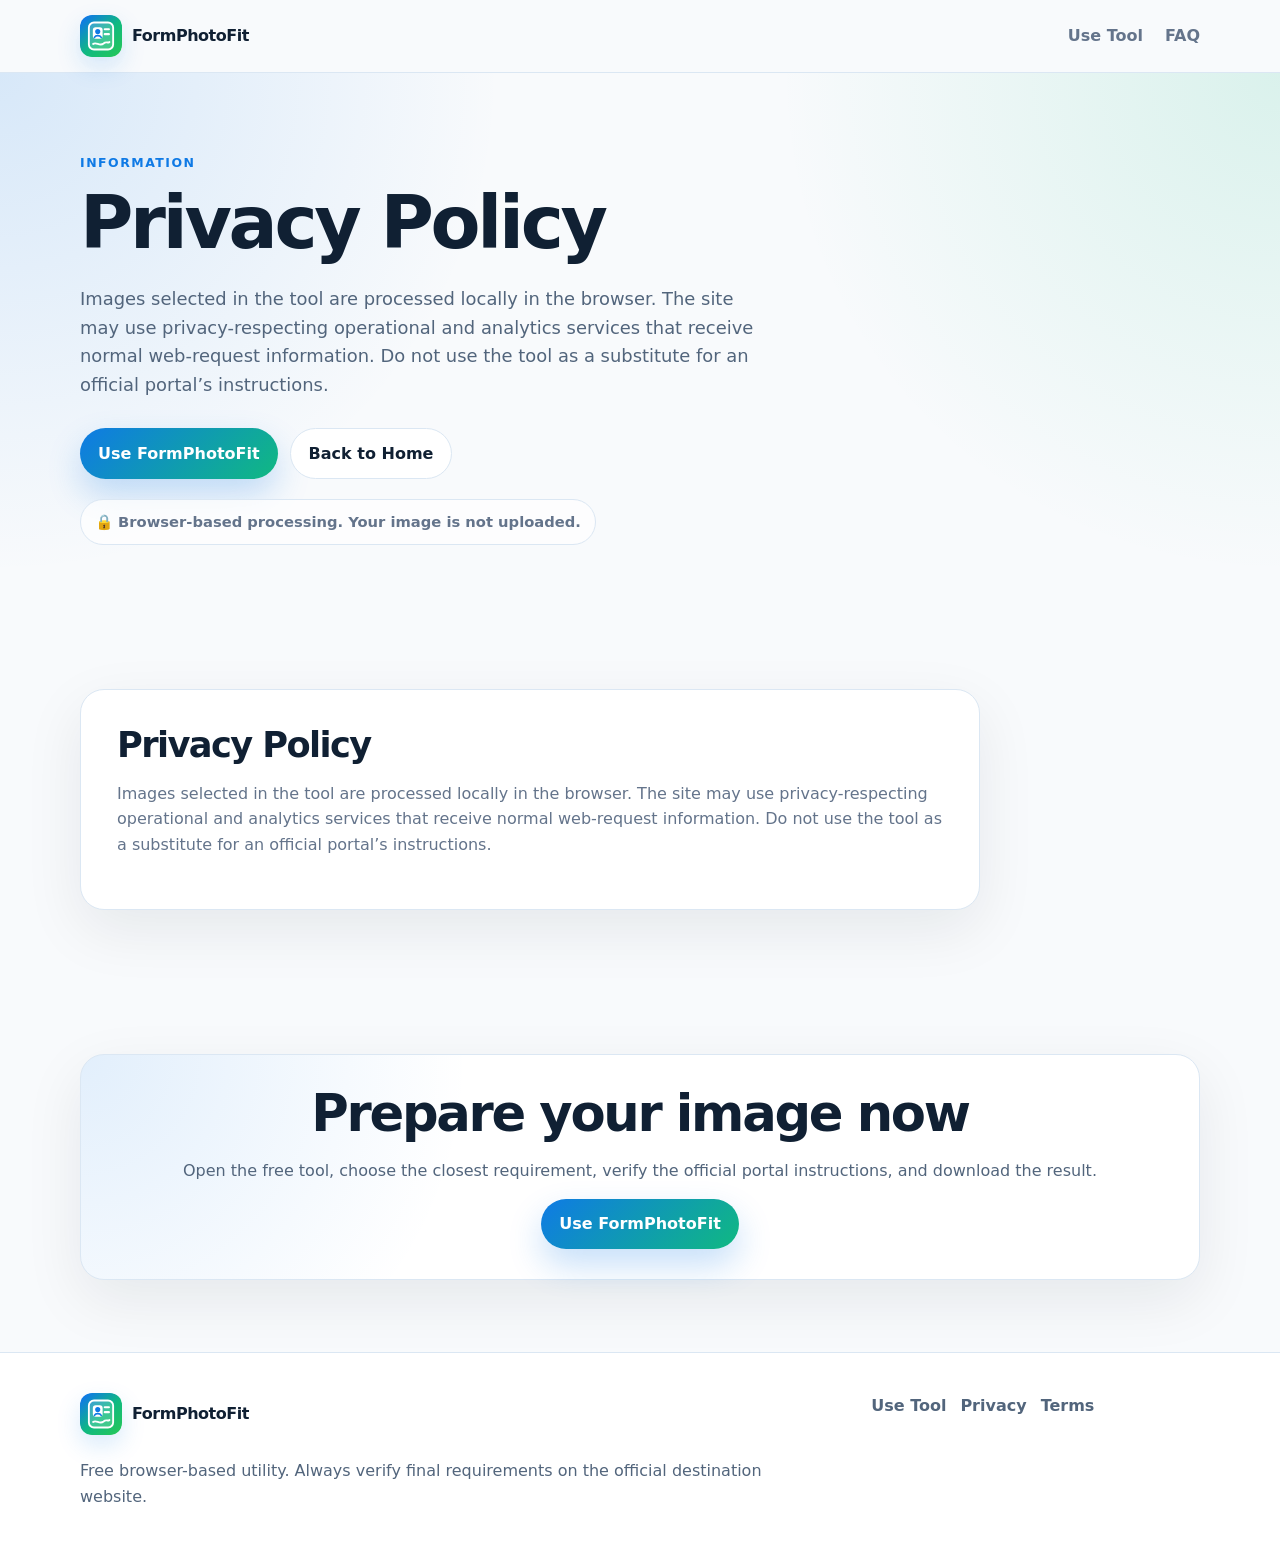
<file: privacy.html>
<!DOCTYPE html>
<html lang="en">
<head>
<meta charset="UTF-8" />
<meta name="viewport" content="width=device-width, initial-scale=1.0" />
<title>Privacy Policy | FormPhotoFit</title>
<meta name="description" content="Images selected in the tool are processed locally in the browser. The site may use privacy-respecting operational and analytics services that receive " />
<meta name="robots" content="index, follow, max-image-preview:large" />
<link rel="canonical" href="https://formphotofit.com/privacy.html" />
<meta property="og:title" content="Privacy Policy | FormPhotoFit" />
<meta property="og:description" content="Images selected in the tool are processed locally in the browser. The site may use privacy-respecting operational and analytics services that receive " />
<meta property="og:type" content="article" />
<meta property="og:url" content="https://formphotofit.com/privacy.html" />
<meta property="og:site_name" content="FormPhotoFit" />
<meta name="theme-color" content="#0f7ae5" />
<script async src="https://www.googletagmanager.com/gtag/js?id=G-8WJQX7V1F1"></script>
<script>window.dataLayer=window.dataLayer||[];function gtag(){dataLayer.push(arguments)}gtag('js',new Date());gtag('config','G-8WJQX7V1F1');</script>
<link rel="icon" type="image/svg+xml" href="/assets/logo.svg" />
<link rel="stylesheet" href="style.css" />
<script type="application/ld+json">{"@context": "https://schema.org", "@type": "WebPage", "name": "Privacy Policy | FormPhotoFit", "url": "https://formphotofit.com/privacy.html", "description": "Images selected in the tool are processed locally in the browser. The site may use privacy-respecting operational and analytics services that receive ", "isPartOf": {"@type": "WebSite", "name": "FormPhotoFit", "url": "https://formphotofit.com/"}}</script>
</head>
<body>
<a class="skip-link" href="#content">Skip to content</a>
<header class="site-header"><nav class="nav container" aria-label="Main navigation"><a class="logo" href="index.html"><img class="logo-img" src="assets/logo.svg" alt="FormPhotoFit logo"><span>FormPhotoFit</span></a><div class="nav-links"><a data-track="nav_tool_click" href="index.html#tool">Use Tool</a><a data-track="nav_faq_click" href="index.html#faq">FAQ</a></div></nav></header>
<main id="content">
<section class="hero section"><div class="container"><p class="eyebrow">Information</p><h1>Privacy Policy</h1><p class="hero-text">Images selected in the tool are processed locally in the browser. The site may use privacy-respecting operational and analytics services that receive normal web-request information. Do not use the tool as a substitute for an official portal’s instructions.</p><div class="hero-actions"><a class="btn btn-primary" data-track="hero_tool_click" href="index.html#tool">Use FormPhotoFit</a><a class="btn btn-secondary" data-track="hero_back_home_click" href="index.html">Back to Home</a></div><p class="privacy-pill">🔒 Browser-based processing. Your image is not uploaded.</p></div></section>
<section class="section"><div class="container"><article class="article-card"><h2>Privacy Policy</h2><p>Images selected in the tool are processed locally in the browser. The site may use privacy-respecting operational and analytics services that receive normal web-request information. Do not use the tool as a substitute for an official portal’s instructions.</p></article></div></section>
<section class="section"><div class="container"><div class="feedback-card"><h2>Prepare your image now</h2><p>Open the free tool, choose the closest requirement, verify the official portal instructions, and download the result.</p><a class="btn btn-primary" data-track="feedback_card_tool_click" href="index.html#tool">Use FormPhotoFit</a></div></div></section>
</main>
<footer class="site-footer"><div class="container footer-content"><div><a class="logo" href="index.html"><img class="logo-img" src="assets/logo.svg" alt="FormPhotoFit logo"><span>FormPhotoFit</span></a><p>Free browser-based utility. Always verify final requirements on the official destination website.</p></div><div class="footer-links"><a data-track="footer_tool_click" href="index.html#tool">Use Tool</a><a data-track="footer_privacy_click" href="privacy.html">Privacy</a><a data-track="footer_terms_click" href="terms.html">Terms</a></div></div></footer>
<script src="animations.js"></script></body></html>
</file>
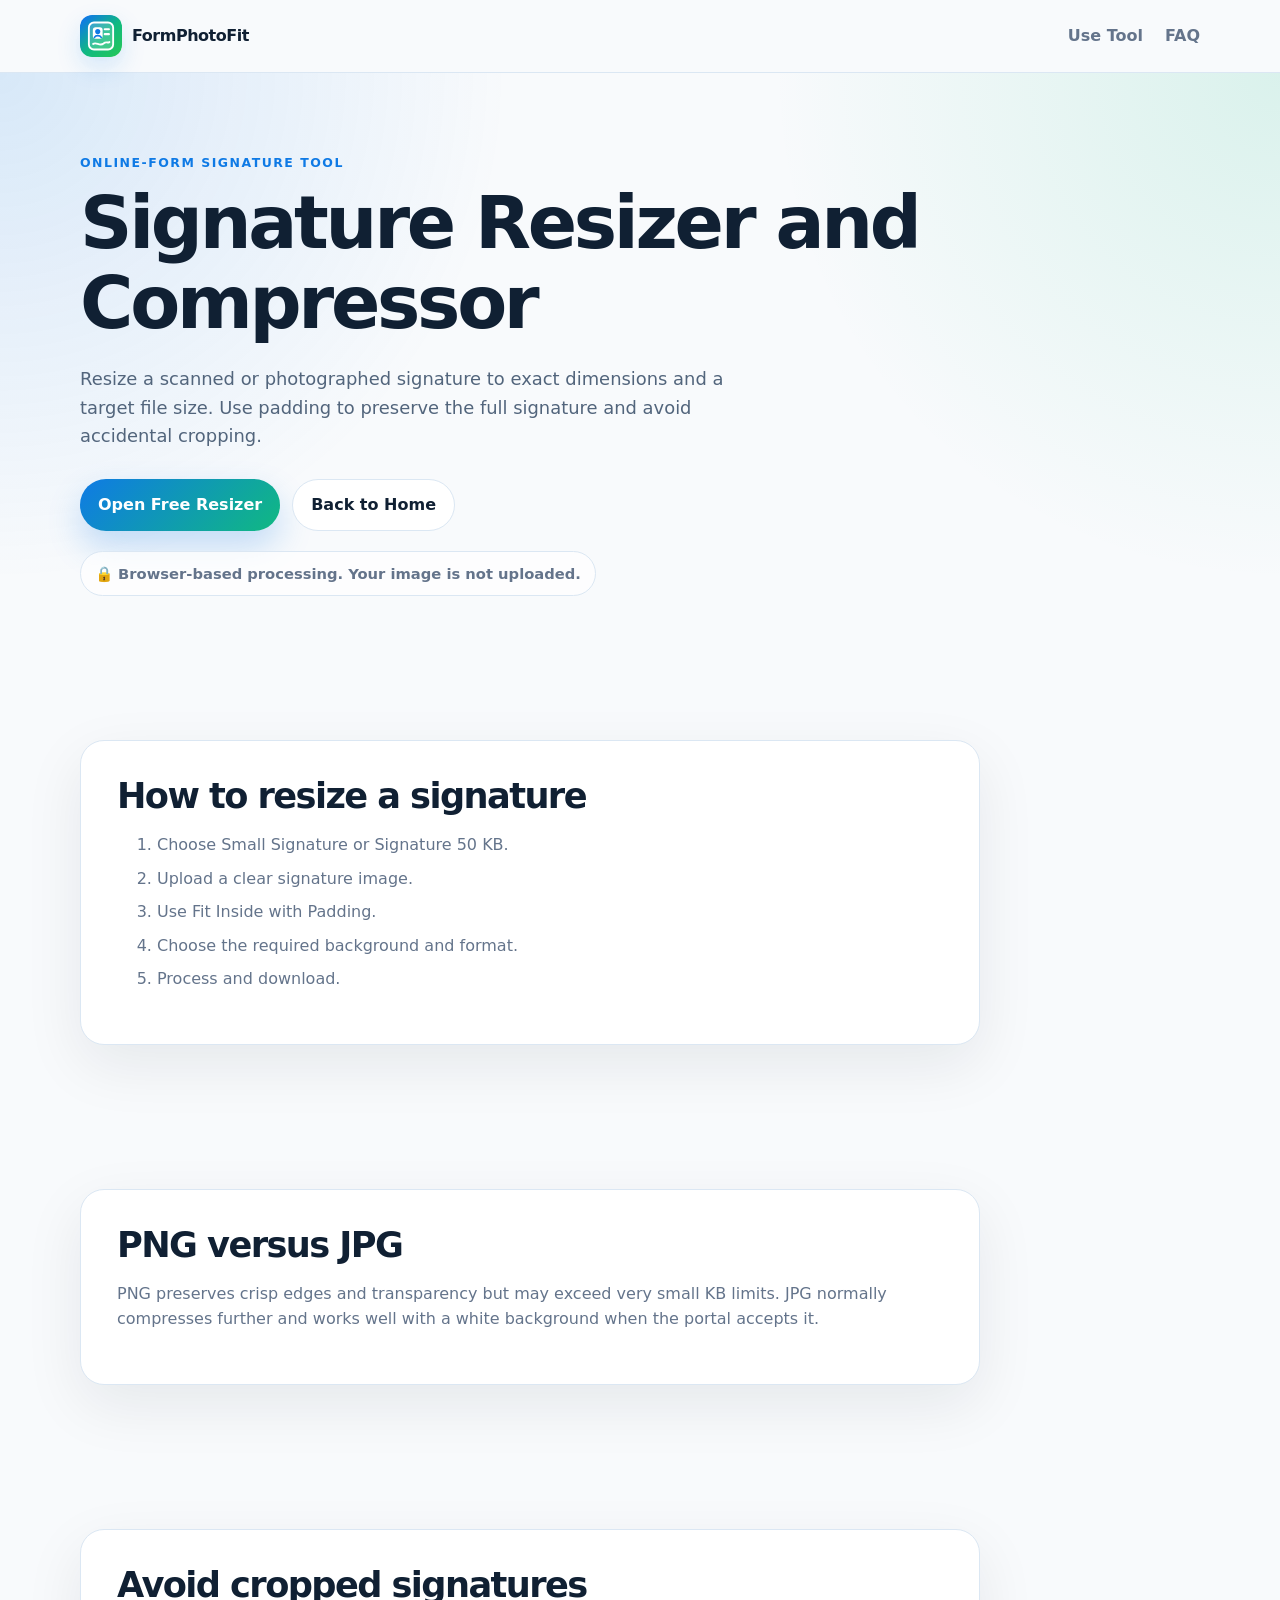
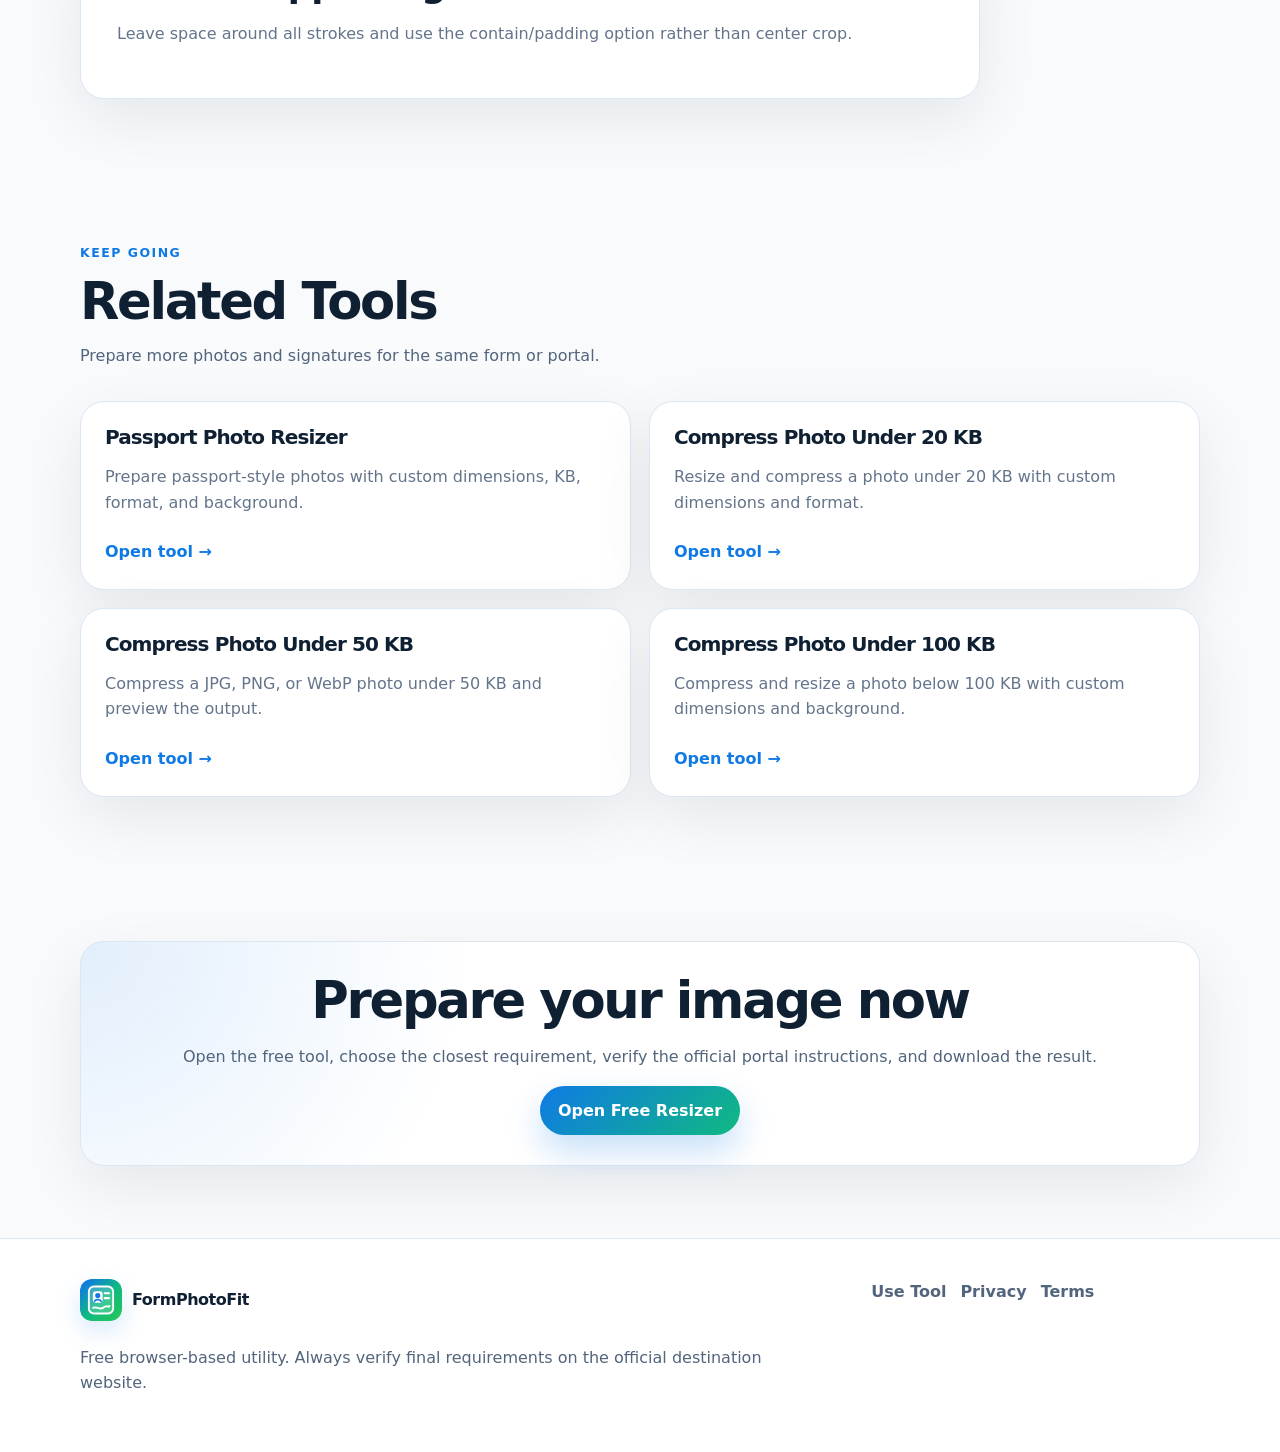
<file: signature-resizer.html>
<!DOCTYPE html>
<html lang="en">
<head>
<meta charset="UTF-8" />
<meta name="viewport" content="width=device-width, initial-scale=1.0" />
<title>Signature Resizer Online - Compress Under 20 KB or 50 KB | FormPhotoFit</title>
<meta name="description" content="Resize and compress a signature image online. Use common 20 KB and 50 KB presets, custom dimensions, PNG or JPG, and private browser processing." />
<meta name="robots" content="index, follow, max-image-preview:large" />
<link rel="canonical" href="https://formphotofit.com/signature-resizer.html" />
<meta property="og:title" content="Signature Resizer Online - Compress Under 20 KB or 50 KB | FormPhotoFit" />
<meta property="og:description" content="Resize and compress a signature image online. Use common 20 KB and 50 KB presets, custom dimensions, PNG or JPG, and private browser processing." />
<meta property="og:type" content="article" />
<meta property="og:url" content="https://formphotofit.com/signature-resizer.html" />
<meta property="og:site_name" content="FormPhotoFit" />
<meta name="theme-color" content="#0f7ae5" />
<script async src="https://www.googletagmanager.com/gtag/js?id=G-8WJQX7V1F1"></script>
<script>window.dataLayer=window.dataLayer||[];function gtag(){dataLayer.push(arguments)}gtag('js',new Date());gtag('config','G-8WJQX7V1F1');</script>
<link rel="icon" type="image/svg+xml" href="/assets/logo.svg" />
<link rel="stylesheet" href="style.css" />
<script type="application/ld+json">{"@context": "https://schema.org", "@type": "WebPage", "name": "Signature Resizer Online - Compress Under 20 KB or 50 KB | FormPhotoFit", "url": "https://formphotofit.com/signature-resizer.html", "description": "Resize and compress a signature image online. Use common 20 KB and 50 KB presets, custom dimensions, PNG or JPG, and private browser processing.", "isPartOf": {"@type": "WebSite", "name": "FormPhotoFit", "url": "https://formphotofit.com/"}}</script>
</head>
<body>
<a class="skip-link" href="#content">Skip to content</a>
<header class="site-header"><nav class="nav container" aria-label="Main navigation"><a class="logo" href="index.html"><img class="logo-img" src="assets/logo.svg" alt="FormPhotoFit logo"><span>FormPhotoFit</span></a><div class="nav-links"><a data-track="nav_tool_click" href="index.html#tool">Use Tool</a><a data-track="nav_faq_click" href="index.html#faq">FAQ</a></div></nav></header>
<main id="content">
<section class="hero section"><div class="container"><p class="eyebrow">Online-form signature tool</p><h1>Signature Resizer and Compressor</h1><p class="hero-text">Resize a scanned or photographed signature to exact dimensions and a target file size. Use padding to preserve the full signature and avoid accidental cropping.</p><div class="hero-actions"><a class="btn btn-primary" data-track="hero_tool_click" href="index.html#tool">Open Free Resizer</a><a class="btn btn-secondary" data-track="hero_back_home_click" href="index.html">Back to Home</a></div><p class="privacy-pill">🔒 Browser-based processing. Your image is not uploaded.</p></div></section>
<section class="section"><div class="container"><article class="article-card"><h2>How to resize a signature</h2><ol><li>Choose Small Signature or Signature 50 KB.</li><li>Upload a clear signature image.</li><li>Use Fit Inside with Padding.</li><li>Choose the required background and format.</li><li>Process and download.</li></ol></article></div></section>
<section class="section"><div class="container"><article class="article-card"><h2>PNG versus JPG</h2><p>PNG preserves crisp edges and transparency but may exceed very small KB limits. JPG normally compresses further and works well with a white background when the portal accepts it.</p></article></div></section>
<section class="section"><div class="container"><article class="article-card"><h2>Avoid cropped signatures</h2><p>Leave space around all strokes and use the contain/padding option rather than center crop.</p></article></div></section>
<section class="section resource-section"><div class="container"><div class="section-heading"><p class="eyebrow">Keep going</p><h2>Related Tools</h2><p>Prepare more photos and signatures for the same form or portal.</p></div><div class="resource-grid"><article class="resource-card card"><h3>Passport Photo Resizer</h3><p>Prepare passport-style photos with custom dimensions, KB, format, and background.</p><a class="text-link" data-track="related_passport_photo_resizer_click" href="passport-photo-resizer.html">Open tool →</a></article><article class="resource-card card"><h3>Compress Photo Under 20 KB</h3><p>Resize and compress a photo under 20 KB with custom dimensions and format.</p><a class="text-link" data-track="related_photo_under_20kb_click" href="photo-under-20kb.html">Open tool →</a></article><article class="resource-card card"><h3>Compress Photo Under 50 KB</h3><p>Compress a JPG, PNG, or WebP photo under 50 KB and preview the output.</p><a class="text-link" data-track="related_photo_under_50kb_click" href="photo-under-50kb.html">Open tool →</a></article><article class="resource-card card"><h3>Compress Photo Under 100 KB</h3><p>Compress and resize a photo below 100 KB with custom dimensions and background.</p><a class="text-link" data-track="related_photo_under_100kb_click" href="photo-under-100kb.html">Open tool →</a></article></div></div></section><section class="section"><div class="container"><div class="feedback-card"><h2>Prepare your image now</h2><p>Open the free tool, choose the closest requirement, verify the official portal instructions, and download the result.</p><a class="btn btn-primary" data-track="feedback_card_tool_click" href="index.html#tool">Open Free Resizer</a></div></div></section>
</main>
<footer class="site-footer"><div class="container footer-content"><div><a class="logo" href="index.html"><img class="logo-img" src="assets/logo.svg" alt="FormPhotoFit logo"><span>FormPhotoFit</span></a><p>Free browser-based utility. Always verify final requirements on the official destination website.</p></div><div class="footer-links"><a data-track="footer_tool_click" href="index.html#tool">Use Tool</a><a data-track="footer_privacy_click" href="privacy.html">Privacy</a><a data-track="footer_terms_click" href="terms.html">Terms</a></div></div></footer>
<script src="animations.js"></script></body></html>
</file>
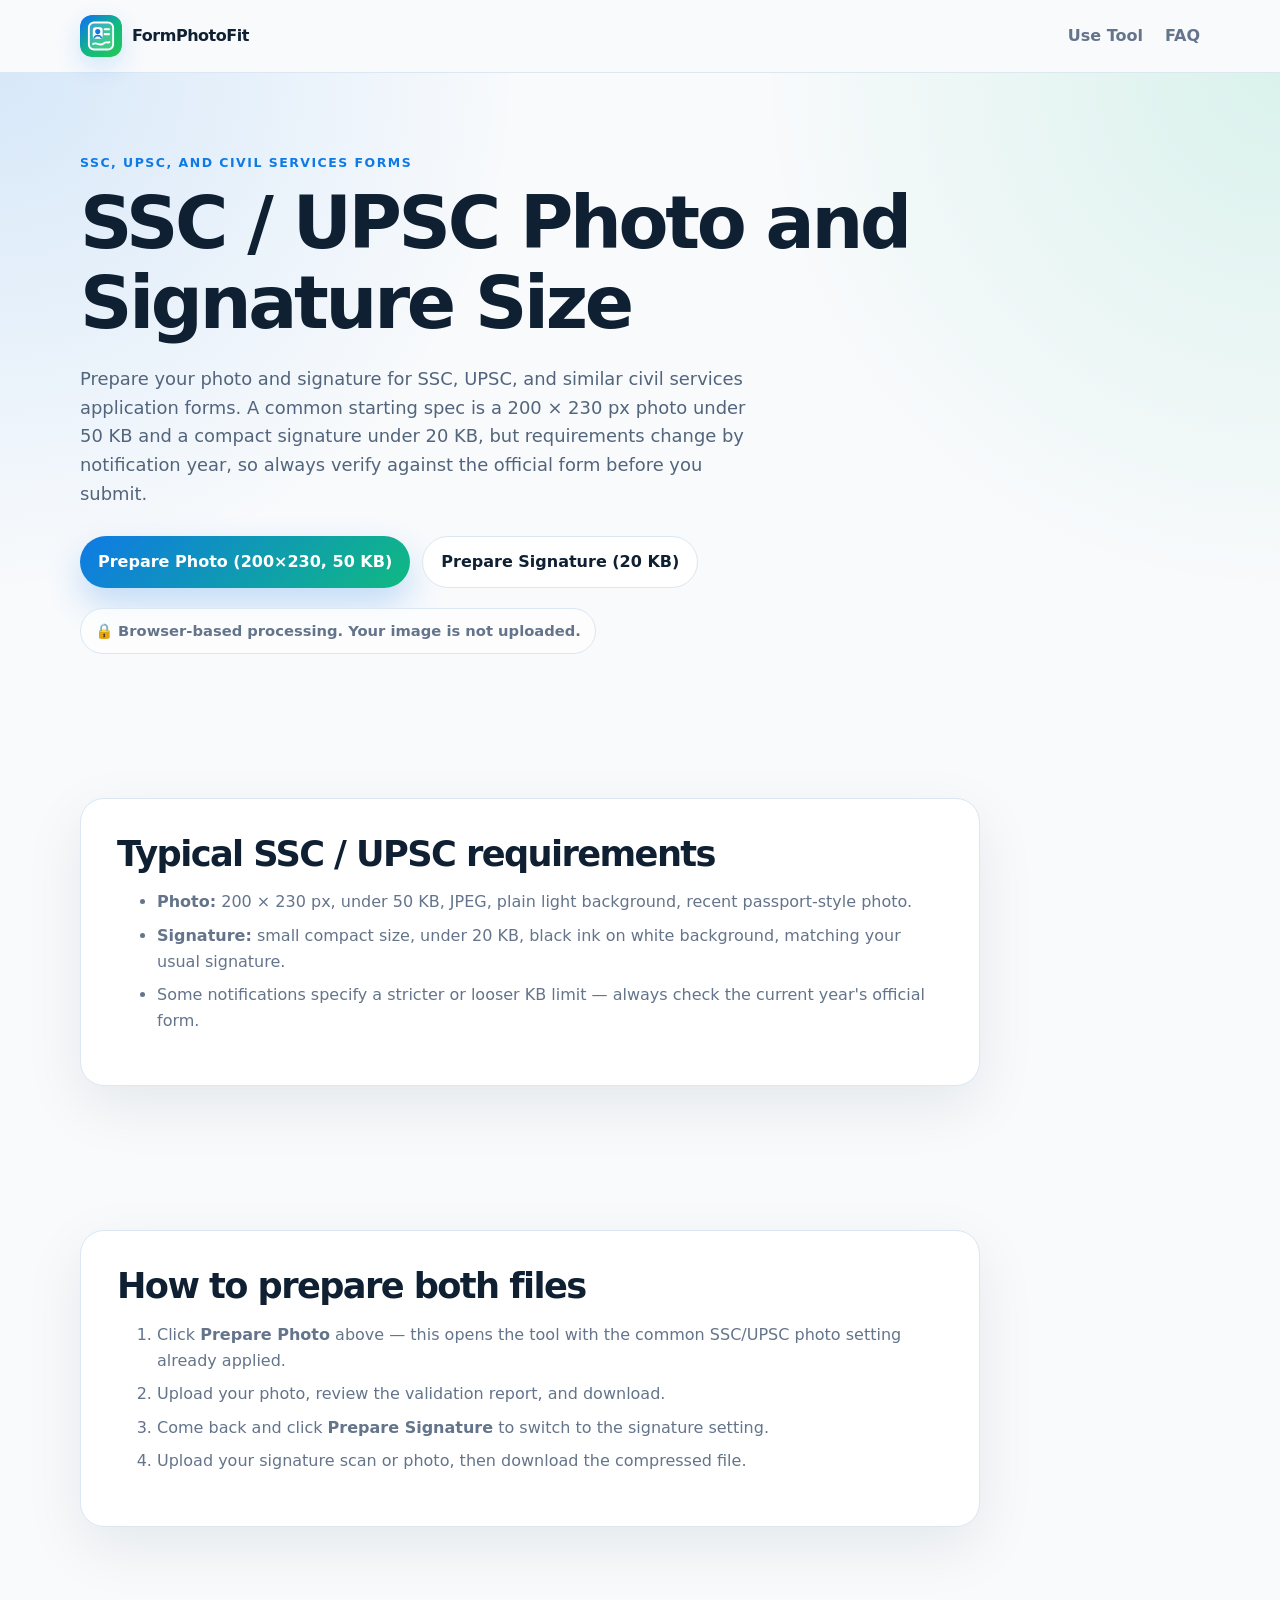
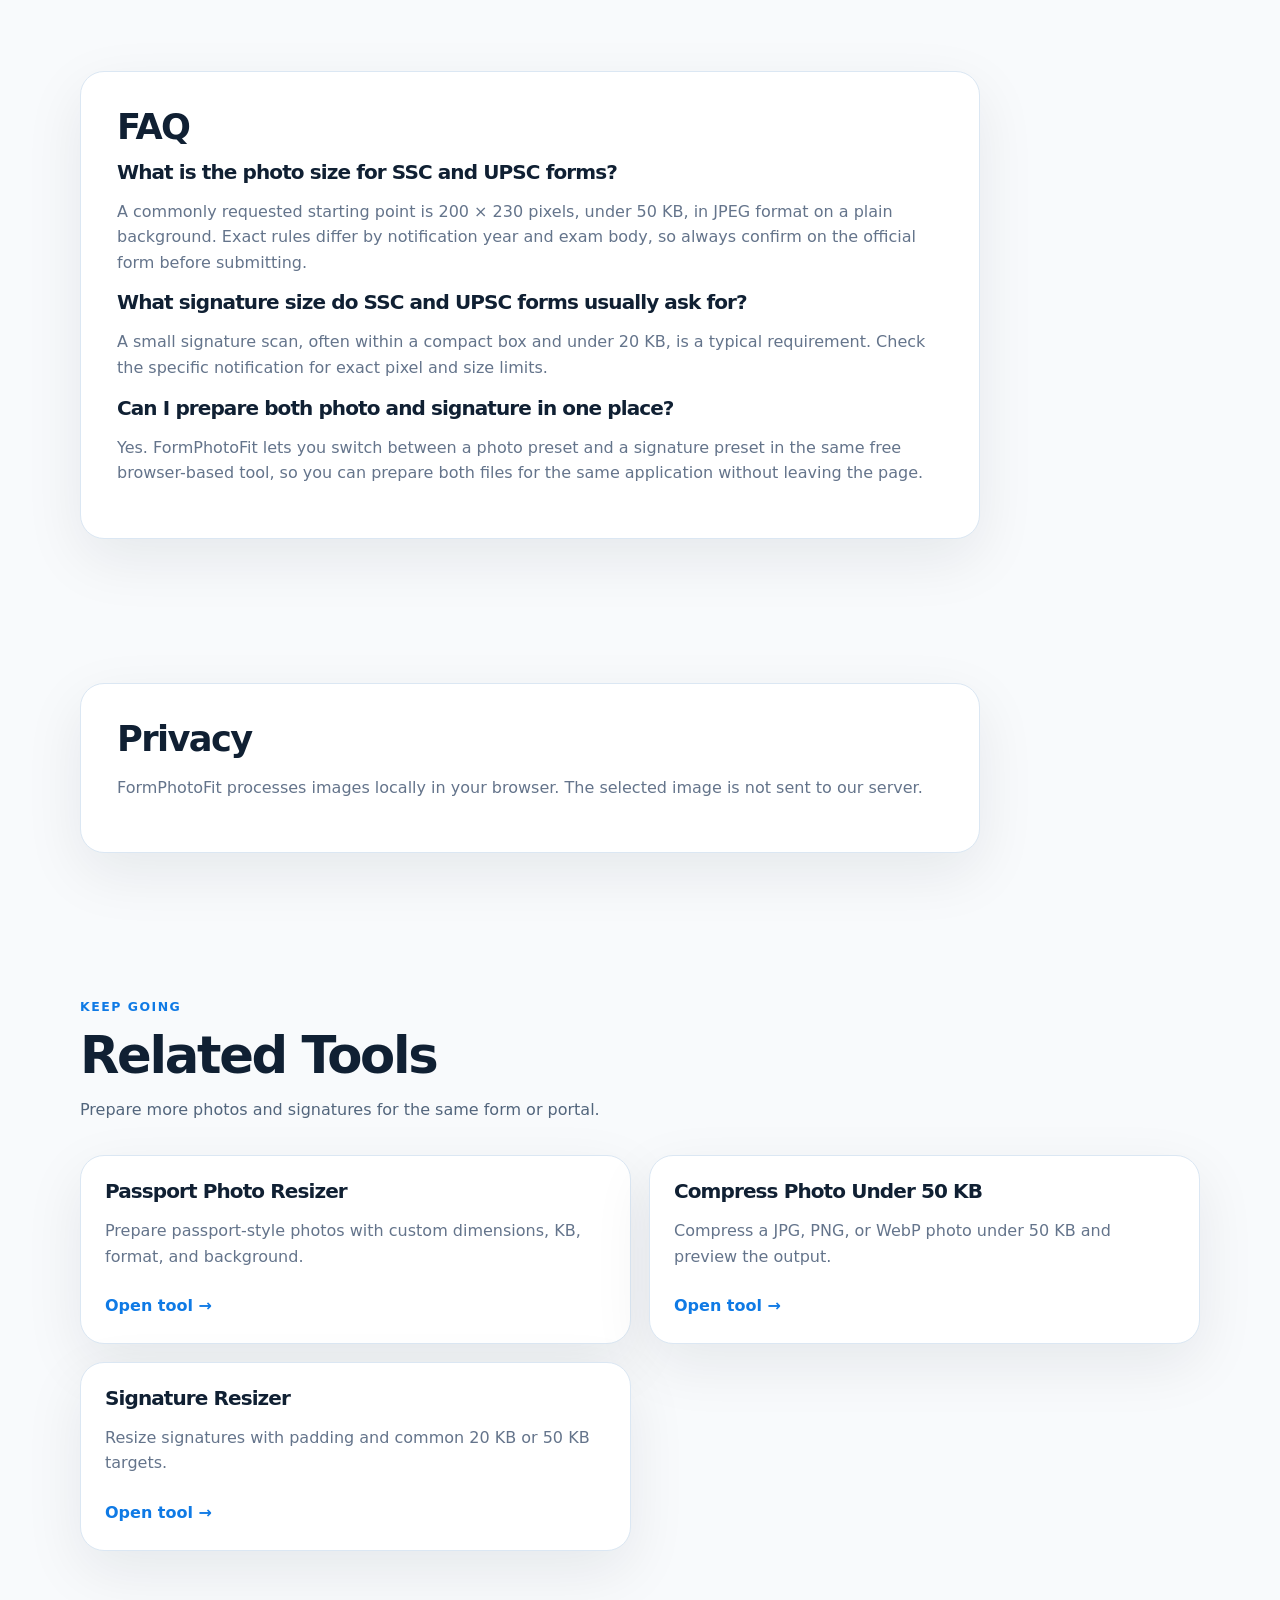
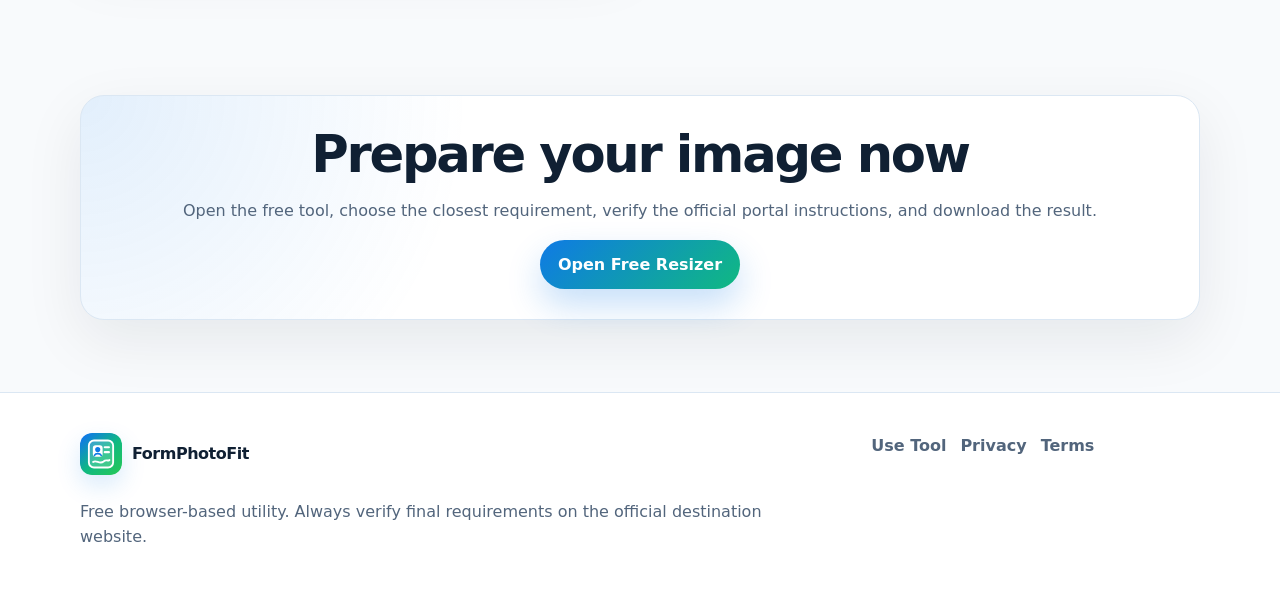
<file: ssc-photo-signature-size.html>
<!DOCTYPE html>
<html lang="en">
<head>
<meta charset="UTF-8" />
<meta name="viewport" content="width=device-width, initial-scale=1.0" />
<title>SSC / UPSC Photo and Signature Size Online - FormPhotoFit</title>
<meta name="description" content="Prepare a photo and signature for SSC or UPSC forms with the common 200 x 230 px, under 50 KB photo spec and a compact signature. Free browser tool." />
<meta name="robots" content="index, follow, max-image-preview:large" />
<link rel="canonical" href="https://formphotofit.com/ssc-photo-signature-size.html" />
<meta property="og:title" content="SSC / UPSC Photo and Signature Size Online - FormPhotoFit" />
<meta property="og:description" content="Prepare a photo and signature for SSC or UPSC forms with the common 200 x 230 px, under 50 KB photo spec and a compact signature. Free browser tool." />
<meta property="og:type" content="article" />
<meta property="og:url" content="https://formphotofit.com/ssc-photo-signature-size.html" />
<meta property="og:site_name" content="FormPhotoFit" />
<meta name="theme-color" content="#0f7ae5" />
<script async src="https://www.googletagmanager.com/gtag/js?id=G-8WJQX7V1F1"></script>
<script>window.dataLayer=window.dataLayer||[];function gtag(){dataLayer.push(arguments)}gtag('js',new Date());gtag('config','G-8WJQX7V1F1');</script>
<link rel="icon" type="image/svg+xml" href="/assets/logo.svg" />
<link rel="stylesheet" href="style.css" />
<script type="application/ld+json">{"@context": "https://schema.org", "@type": "WebPage", "name": "SSC / UPSC Photo and Signature Size Online - FormPhotoFit", "url": "https://formphotofit.com/ssc-photo-signature-size.html", "description": "Prepare a photo and signature for SSC or UPSC forms with the common 200 x 230 px, under 50 KB photo spec and a compact signature. Free browser tool.", "isPartOf": {"@type": "WebSite", "name": "FormPhotoFit", "url": "https://formphotofit.com/"}}</script>
<script type="application/ld+json">{"@context": "https://schema.org", "@type": "FAQPage", "mainEntity": [
{"@type": "Question", "name": "What is the photo size for SSC and UPSC forms?", "acceptedAnswer": {"@type": "Answer", "text": "A commonly requested starting point is 200 x 230 pixels, under 50 KB, in JPEG format on a plain background. Exact rules differ by notification year and exam body, so always confirm on the official form before submitting."}},
{"@type": "Question", "name": "What signature size do SSC and UPSC forms usually ask for?", "acceptedAnswer": {"@type": "Answer", "text": "A small signature scan, often within a compact box and under 20 KB, is a typical requirement. Check the specific notification for exact pixel and size limits."}},
{"@type": "Question", "name": "Can I prepare both photo and signature in one place?", "acceptedAnswer": {"@type": "Answer", "text": "Yes. FormPhotoFit lets you switch between a photo preset and a signature preset in the same free browser-based tool, so you can prepare both files for the same application without leaving the page."}}
]}</script>
</head>
<body>
<a class="skip-link" href="#content">Skip to content</a>
<header class="site-header"><nav class="nav container" aria-label="Main navigation"><a class="logo" href="index.html"><img class="logo-img" src="assets/logo.svg" alt="FormPhotoFit logo"><span>FormPhotoFit</span></a><div class="nav-links"><a href="index.html#tool">Use Tool</a><a href="index.html#faq">FAQ</a></div></nav></header>
<main id="content">
<section class="hero section"><div class="container"><p class="eyebrow">SSC, UPSC, and civil services forms</p><h1>SSC / UPSC Photo and Signature Size</h1><p class="hero-text">Prepare your photo and signature for SSC, UPSC, and similar civil services application forms. A common starting spec is a 200 &times; 230 px photo under 50 KB and a compact signature under 20 KB, but requirements change by notification year, so always verify against the official form before you submit.</p><div class="hero-actions"><a class="btn btn-primary" href="index.html?preset=photo-200-230-50#tool">Prepare Photo (200×230, 50 KB)</a><a class="btn btn-secondary" href="index.html?preset=signature-140-60-20#tool">Prepare Signature (20 KB)</a></div><p class="privacy-pill">🔒 Browser-based processing. Your image is not uploaded.</p></div></section>
<section class="section"><div class="container"><article class="article-card"><h2>Typical SSC / UPSC requirements</h2><ul><li><strong>Photo:</strong> 200 &times; 230 px, under 50 KB, JPEG, plain light background, recent passport-style photo.</li><li><strong>Signature:</strong> small compact size, under 20 KB, black ink on white background, matching your usual signature.</li><li>Some notifications specify a stricter or looser KB limit — always check the current year's official form.</li></ul></article></div></section>
<section class="section"><div class="container"><article class="article-card"><h2>How to prepare both files</h2><ol><li>Click <strong>Prepare Photo</strong> above — this opens the tool with the common SSC/UPSC photo setting already applied.</li><li>Upload your photo, review the validation report, and download.</li><li>Come back and click <strong>Prepare Signature</strong> to switch to the signature setting.</li><li>Upload your signature scan or photo, then download the compressed file.</li></ol></article></div></section>
<section class="section"><div class="container"><article class="article-card"><h2>FAQ</h2><div class="faq-item"><h3>What is the photo size for SSC and UPSC forms?</h3><p>A commonly requested starting point is 200 &times; 230 pixels, under 50 KB, in JPEG format on a plain background. Exact rules differ by notification year and exam body, so always confirm on the official form before submitting.</p></div><div class="faq-item"><h3>What signature size do SSC and UPSC forms usually ask for?</h3><p>A small signature scan, often within a compact box and under 20 KB, is a typical requirement. Check the specific notification for exact pixel and size limits.</p></div><div class="faq-item"><h3>Can I prepare both photo and signature in one place?</h3><p>Yes. FormPhotoFit lets you switch between a photo preset and a signature preset in the same free browser-based tool, so you can prepare both files for the same application without leaving the page.</p></div></article></div></section>
<section class="section"><div class="container"><article class="article-card"><h2>Privacy</h2><p>FormPhotoFit processes images locally in your browser. The selected image is not sent to our server.</p></article></div></section>
<section class="section resource-section"><div class="container"><div class="section-heading"><p class="eyebrow">Keep going</p><h2>Related Tools</h2><p>Prepare more photos and signatures for the same form or portal.</p></div><div class="resource-grid"><article class="resource-card card"><h3>Passport Photo Resizer</h3><p>Prepare passport-style photos with custom dimensions, KB, format, and background.</p><a class="text-link" data-track="related_passport_click" href="passport-photo-resizer.html">Open tool →</a></article><article class="resource-card card"><h3>Compress Photo Under 50 KB</h3><p>Compress a JPG, PNG, or WebP photo under 50 KB and preview the output.</p><a class="text-link" data-track="related_photo_under_50kb_click" href="photo-under-50kb.html">Open tool →</a></article><article class="resource-card card"><h3>Signature Resizer</h3><p>Resize signatures with padding and common 20 KB or 50 KB targets.</p><a class="text-link" data-track="related_signature_resizer_click" href="signature-resizer.html">Open tool →</a></article></div></div></section><section class="section"><div class="container"><div class="feedback-card"><h2>Prepare your image now</h2><p>Open the free tool, choose the closest requirement, verify the official portal instructions, and download the result.</p><a class="btn btn-primary" href="index.html#tool">Open Free Resizer</a></div></div></section>
</main>
<footer class="site-footer"><div class="container footer-content"><div><a class="logo" href="index.html"><img class="logo-img" src="assets/logo.svg" alt="FormPhotoFit logo"><span>FormPhotoFit</span></a><p>Free browser-based utility. Always verify final requirements on the official destination website.</p></div><div class="footer-links"><a href="index.html#tool">Use Tool</a><a href="privacy.html">Privacy</a><a href="terms.html">Terms</a></div></div></footer>
<script src="animations.js"></script></body></html>
</file>
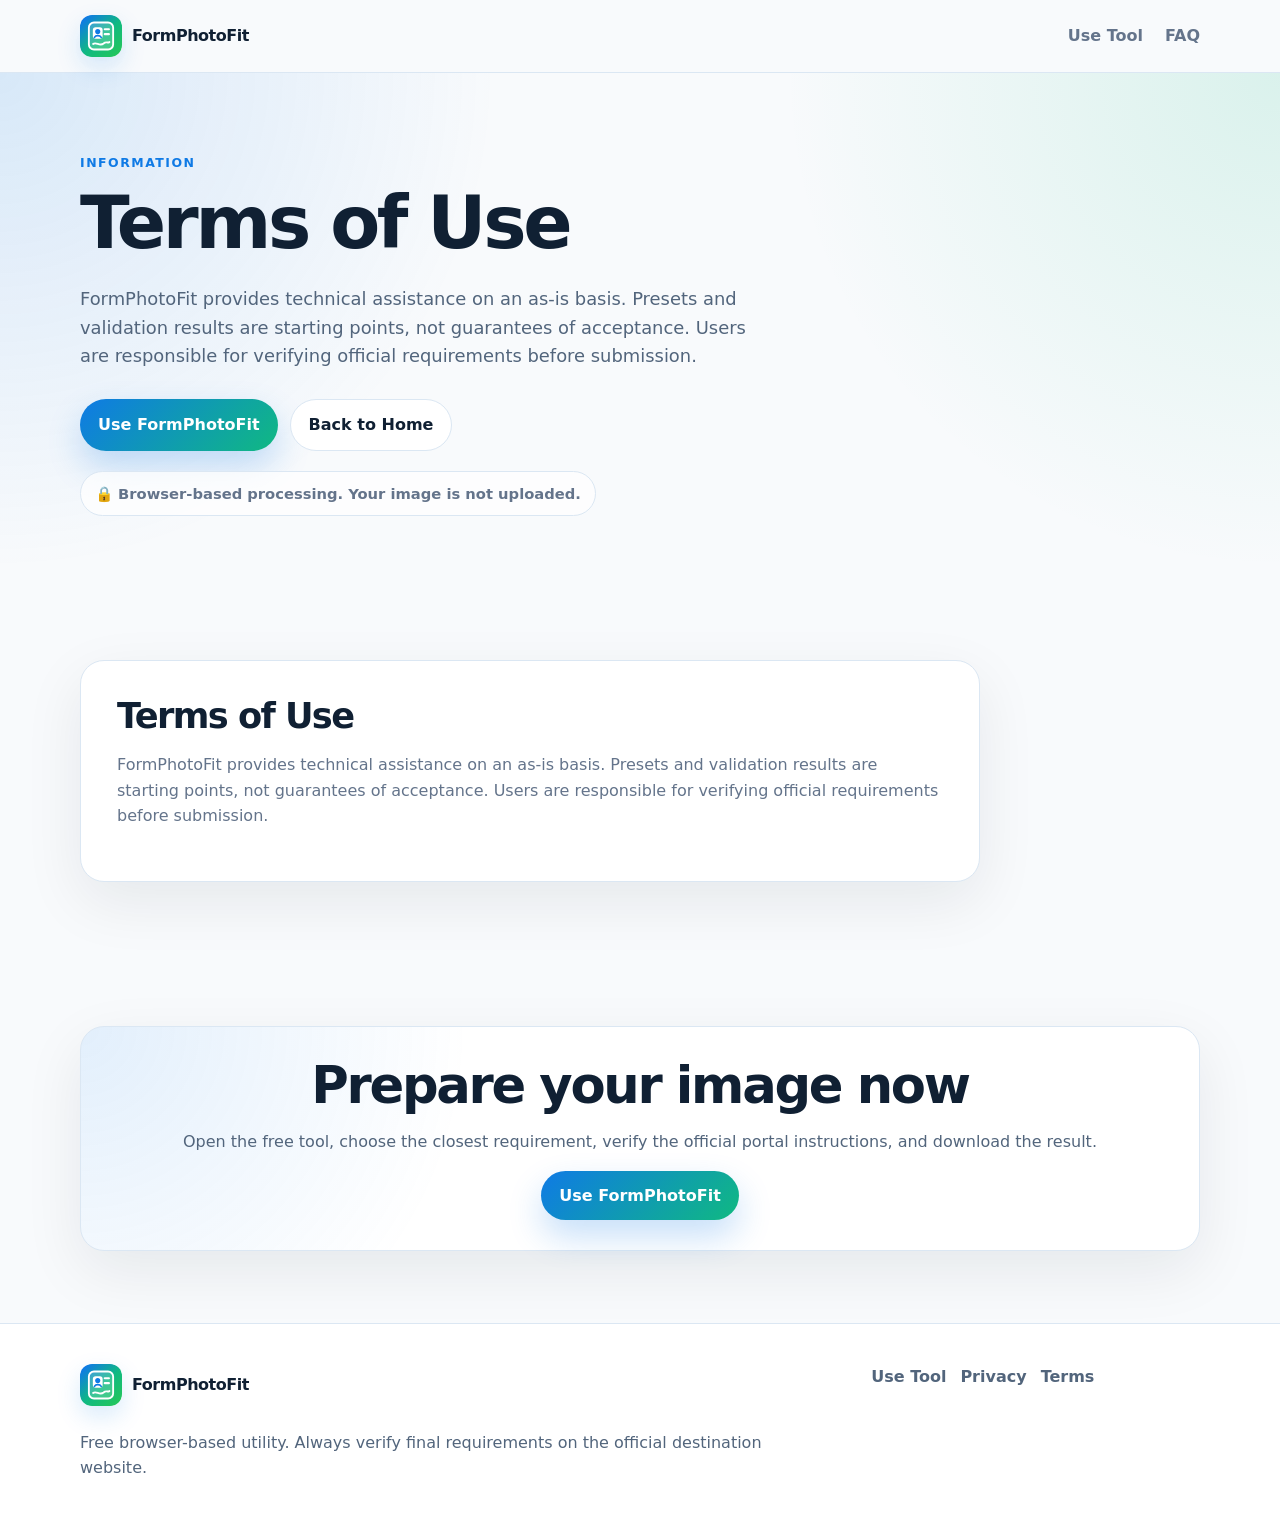
<file: terms.html>
<!DOCTYPE html>
<html lang="en">
<head>
<meta charset="UTF-8" />
<meta name="viewport" content="width=device-width, initial-scale=1.0" />
<title>Terms of Use | FormPhotoFit</title>
<meta name="description" content="FormPhotoFit provides technical assistance on an as-is basis. Presets and validation results are starting points, not guarantees of acceptance. Users " />
<meta name="robots" content="index, follow, max-image-preview:large" />
<link rel="canonical" href="https://formphotofit.com/terms.html" />
<meta property="og:title" content="Terms of Use | FormPhotoFit" />
<meta property="og:description" content="FormPhotoFit provides technical assistance on an as-is basis. Presets and validation results are starting points, not guarantees of acceptance. Users " />
<meta property="og:type" content="article" />
<meta property="og:url" content="https://formphotofit.com/terms.html" />
<meta property="og:site_name" content="FormPhotoFit" />
<meta name="theme-color" content="#0f7ae5" />
<script async src="https://www.googletagmanager.com/gtag/js?id=G-8WJQX7V1F1"></script>
<script>window.dataLayer=window.dataLayer||[];function gtag(){dataLayer.push(arguments)}gtag('js',new Date());gtag('config','G-8WJQX7V1F1');</script>
<link rel="icon" type="image/svg+xml" href="/assets/logo.svg" />
<link rel="stylesheet" href="style.css" />
<script type="application/ld+json">{"@context": "https://schema.org", "@type": "WebPage", "name": "Terms of Use | FormPhotoFit", "url": "https://formphotofit.com/terms.html", "description": "FormPhotoFit provides technical assistance on an as-is basis. Presets and validation results are starting points, not guarantees of acceptance. Users ", "isPartOf": {"@type": "WebSite", "name": "FormPhotoFit", "url": "https://formphotofit.com/"}}</script>
</head>
<body>
<a class="skip-link" href="#content">Skip to content</a>
<header class="site-header"><nav class="nav container" aria-label="Main navigation"><a class="logo" href="index.html"><img class="logo-img" src="assets/logo.svg" alt="FormPhotoFit logo"><span>FormPhotoFit</span></a><div class="nav-links"><a data-track="nav_tool_click" href="index.html#tool">Use Tool</a><a data-track="nav_faq_click" href="index.html#faq">FAQ</a></div></nav></header>
<main id="content">
<section class="hero section"><div class="container"><p class="eyebrow">Information</p><h1>Terms of Use</h1><p class="hero-text">FormPhotoFit provides technical assistance on an as-is basis. Presets and validation results are starting points, not guarantees of acceptance. Users are responsible for verifying official requirements before submission.</p><div class="hero-actions"><a class="btn btn-primary" data-track="hero_tool_click" href="index.html#tool">Use FormPhotoFit</a><a class="btn btn-secondary" data-track="hero_back_home_click" href="index.html">Back to Home</a></div><p class="privacy-pill">🔒 Browser-based processing. Your image is not uploaded.</p></div></section>
<section class="section"><div class="container"><article class="article-card"><h2>Terms of Use</h2><p>FormPhotoFit provides technical assistance on an as-is basis. Presets and validation results are starting points, not guarantees of acceptance. Users are responsible for verifying official requirements before submission.</p></article></div></section>
<section class="section"><div class="container"><div class="feedback-card"><h2>Prepare your image now</h2><p>Open the free tool, choose the closest requirement, verify the official portal instructions, and download the result.</p><a class="btn btn-primary" data-track="feedback_card_tool_click" href="index.html#tool">Use FormPhotoFit</a></div></div></section>
</main>
<footer class="site-footer"><div class="container footer-content"><div><a class="logo" href="index.html"><img class="logo-img" src="assets/logo.svg" alt="FormPhotoFit logo"><span>FormPhotoFit</span></a><p>Free browser-based utility. Always verify final requirements on the official destination website.</p></div><div class="footer-links"><a data-track="footer_tool_click" href="index.html#tool">Use Tool</a><a data-track="footer_privacy_click" href="privacy.html">Privacy</a><a data-track="footer_terms_click" href="terms.html">Terms</a></div></div></footer>
<script src="animations.js"></script></body></html>
</file>
<file: style.css>
:root {
    --bg: #f8fafc;
    --surface: #ffffff;
    --surface-soft: #eef6ff;
    --text: #102033;
    --muted: #64748b;
    --border: #dbe7f3;
    --primary: #0f7ae5;
    --primary-dark: #075eb8;
    --accent: #10b981;
    --accent-dark: #059669;
    --danger: #ef4444;
    --danger-dark: #dc2626;
    --warning: #f59e0b;
    --success: #16a34a;
    --shadow: 0 20px 60px rgba(15, 23, 42, 0.08);
    --radius: 24px;
    --radius-sm: 16px;
    --container: 1120px;
    color-scheme: light;
}

* {
    box-sizing: border-box;
}

html {
    scroll-behavior: smooth;
}

body {
    margin: 0;
    font-family: Inter, ui-sans-serif, system-ui, -apple-system, BlinkMacSystemFont, "Segoe UI", sans-serif;
    background: var(--bg);
    color: var(--text);
    line-height: 1.6;
}

img,
canvas {
    max-width: 100%;
}

a {
    color: inherit;
    text-decoration: none;
}

button,
input,
select {
    font: inherit;
}

.container {
    width: min(100% - 32px, var(--container));
    margin-inline: auto;
}

.section {
    padding: 72px 0;
}

.site-header {
    position: sticky;
    top: 0;
    z-index: 10;
    background: rgba(248, 250, 252, 0.92);
    backdrop-filter: blur(16px);
    border-bottom: 1px solid var(--border);
}

.nav {
    min-height: 72px;
    display: flex;
    align-items: center;
    justify-content: space-between;
    gap: 24px;
    padding: 10px 0;
}

.logo {
    display: inline-flex;
    align-items: center;
    gap: 10px;
    font-weight: 850;
    letter-spacing: -0.03em;
}

.logo-img {
    width: 42px;
    height: 42px;
    min-width: 42px;
    border-radius: 12px;
    object-fit: contain;
    box-shadow: 0 10px 24px rgba(15, 122, 229, 0.16);
}

.nav-links {
    display: none;
    align-items: center;
    gap: 22px;
    color: var(--muted);
    font-weight: 700;
}

.nav-links a:hover {
    color: var(--primary);
}

.hero {
    padding-top: 80px;
    background: radial-gradient(circle at top left, rgba(15, 122, 229, 0.14), transparent 36%), radial-gradient(circle at top right, rgba(16, 185, 129, 0.13), transparent 36%);
}

.hero-grid {
    display: grid;
    gap: 48px;
    align-items: center;
}

.eyebrow {
    margin: 0 0 10px;
    color: var(--primary);
    font-weight: 850;
    text-transform: uppercase;
    letter-spacing: 0.12em;
    font-size: 0.78rem;
}

h1,
h2,
h3 {
    margin: 0;
    line-height: 1.1;
    letter-spacing: -0.045em;
}

h1 {
    font-size: clamp(2.35rem, 7vw, 4.55rem);
    max-width: 850px;
}

h2 {
    font-size: clamp(2rem, 5vw, 3.2rem);
}

h3 {
    font-size: 1.25rem;
}

.hero-text {
    margin: 22px 0 0;
    max-width: 680px;
    color: var(--muted);
    font-size: 1.12rem;
}

.hero-actions,
.button-group {
    display: flex;
    flex-wrap: wrap;
    gap: 12px;
    margin-top: 28px;
}

.btn {
    border: 0;
    cursor: pointer;
    border-radius: 999px;
    padding: 12px 18px;
    font-weight: 850;
    display: inline-flex;
    align-items: center;
    justify-content: center;
    min-height: 48px;
    transition: transform 0.2s ease, box-shadow 0.2s ease, opacity 0.2s ease;
}

.btn:hover:not(:disabled) {
    transform: translateY(-2px);
}

.btn:disabled {
    cursor: not-allowed;
    opacity: 0.55;
}

.btn-primary {
    background: linear-gradient(135deg, var(--primary), var(--accent));
    color: white;
    box-shadow: 0 16px 34px rgba(15, 122, 229, 0.24);
}

.btn-secondary {
    background: var(--surface);
    color: var(--text);
    border: 1px solid var(--border);
}

.btn-danger {
    background: #fee2e2;
    color: var(--danger-dark);
}

.privacy-pill {
    margin: 20px 0 0;
    display: inline-flex;
    padding: 10px 14px;
    border: 1px solid var(--border);
    background: rgba(255, 255, 255, 0.74);
    border-radius: 999px;
    color: var(--muted);
    font-weight: 750;
    font-size: 0.92rem;
}

.hero-card {
    display: flex;
    justify-content: center;
}

.mock-document {
    width: min(340px, 80vw);
    aspect-ratio: 0.72 / 1;
    border-radius: 32px;
    background: var(--surface);
    border: 1px solid var(--border);
    box-shadow: var(--shadow);
    padding: 28px;
    display: grid;
    align-content: start;
    gap: 22px;
    position: relative;
    overflow: hidden;
}

.mock-document::before {
    content: "";
    position: absolute;
    inset: 0;
    background: radial-gradient(circle at top right, rgba(16, 185, 129, 0.16), transparent 32%), radial-gradient(circle at bottom left, rgba(15, 122, 229, 0.14), transparent 34%);
    pointer-events: none;
}

.mock-photo,
.mock-lines,
.mock-signature {
    position: relative;
    z-index: 1;
}

.mock-photo {
    width: 120px;
    height: 140px;
    border-radius: 22px;
    background: linear-gradient(135deg, rgba(15, 122, 229, 0.95), rgba(16, 185, 129, 0.85));
}

.mock-lines {
    display: grid;
    gap: 12px;
}

.mock-lines span {
    height: 12px;
    border-radius: 999px;
    background: #dbeafe;
}

.mock-lines span:nth-child(2) {
    width: 78%;
}

.mock-lines span:nth-child(3) {
    width: 58%;
}

.mock-signature {
    width: 190px;
    height: 54px;
    border: 2px dashed #93c5fd;
    border-radius: 14px;
    background: rgba(255, 255, 255, 0.72);
}

.section-heading {
    max-width: 780px;
    margin-bottom: 32px;
}

.section-heading p:not(.eyebrow) {
    color: var(--muted);
    margin: 14px 0 0;
}

.card,
.tool-panel,
.preset-card,
.step-card,
.feedback-card,
.seo-content-card,
.legal-card {
    background: var(--surface);
    border: 1px solid var(--border);
    border-radius: var(--radius);
    box-shadow: var(--shadow);
}

.tool-layout {
    display: grid;
    gap: 24px;
}

.tool-panel {
    padding: 22px;
    align-self: start;
}

.small-text {
    color: var(--muted);
    font-size: 0.92rem;
}

.drop-zone {
    margin-top: 18px;
    min-height: 180px;
    border: 2px dashed #bcd5ef;
    border-radius: var(--radius-sm);
    display: grid;
    place-items: center;
    text-align: center;
    gap: 6px;
    padding: 24px;
    background: var(--surface-soft);
    cursor: pointer;
    transition: border-color 0.2s ease, background 0.2s ease, transform 0.2s ease;
}

.drop-zone:hover,
.drop-zone.drag-over,
.drop-zone:focus {
    border-color: var(--primary);
    background: #e6f3ff;
    outline: none;
    transform: translateY(-1px);
}

.drop-zone input {
    display: none;
}

.drop-icon {
    width: 52px;
    height: 52px;
    display: grid;
    place-items: center;
    border-radius: 18px;
    background: white;
    color: var(--primary);
    font-size: 1.4rem;
    box-shadow: 0 10px 24px rgba(15, 23, 42, 0.08);
}

.drop-zone span {
    color: var(--muted);
    font-size: 0.95rem;
}

.privacy-note {
    margin: 16px 0 0;
    padding: 12px 14px;
    background: #ecfdf5;
    color: #166534;
    border-radius: var(--radius-sm);
    font-weight: 750;
    font-size: 0.92rem;
}

.status-message {
    margin-top: 16px;
    padding: 12px 14px;
    border-radius: var(--radius-sm);
    background: var(--surface-soft);
    color: var(--muted);
    font-weight: 750;
}

.status-message.success {
    background: #dcfce7;
    color: #166534;
}

.status-message.warning {
    background: #fef3c7;
    color: #92400e;
}

.status-message.error {
    background: #fee2e2;
    color: #991b1b;
}

.result-box {
    margin-top: 16px;
    display: grid;
    gap: 12px;
}

.result-box>div {
    padding: 14px;
    background: #f1f7fd;
    border-radius: var(--radius-sm);
}

.result-label {
    display: block;
    color: var(--muted);
    font-size: 0.8rem;
    font-weight: 850;
    text-transform: uppercase;
    letter-spacing: 0.08em;
}

.panel-subtitle {
    margin-top: 24px;
}

.field-label {
    display: block;
    margin: 16px 0 8px;
    color: var(--text);
    font-weight: 800;
}

.input-control {
    width: 100%;
    border: 1px solid var(--border);
    background: var(--surface);
    color: var(--text);
    border-radius: 14px;
    padding: 12px 13px;
    outline: none;
}

.input-control:focus {
    border-color: var(--primary);
    box-shadow: 0 0 0 4px rgba(15, 122, 229, 0.12);
}

.input-grid {
    display: grid;
    gap: 12px;
}

.form-check {
    margin-top: 16px;
    display: flex;
    align-items: center;
    gap: 10px;
    font-weight: 750;
    color: var(--muted);
}

.form-check-input {
    width: 18px;
    height: 18px;
    accent-color: var(--primary);
}

.preview-panel {
    display: grid;
    gap: 24px;
}

.preview-card,
.result-card {
    padding: 18px;
}

.preview-header {
    display: flex;
    align-items: center;
    justify-content: space-between;
    gap: 14px;
    margin-bottom: 16px;
}

.tag {
    display: inline-flex;
    padding: 7px 10px;
    border-radius: 999px;
    background: #e0f2fe;
    color: var(--primary);
    font-size: 0.8rem;
    font-weight: 900;
    white-space: nowrap;
}

.preview-wrap {
    position: relative;
    min-height: 420px;
    display: grid;
    place-items: center;
    border-radius: var(--radius-sm);
    overflow: hidden;
    background: linear-gradient(45deg, #f1f5f9 25%, transparent 25%), linear-gradient(-45deg, #f1f5f9 25%, transparent 25%), linear-gradient(45deg, transparent 75%, #f1f5f9 75%), linear-gradient(-45deg, transparent 75%, #f1f5f9 75%);
    background-size: 24px 24px;
    background-position: 0 0, 0 12px, 12px -12px, -12px 0;
}

#previewCanvas {
    display: none;
    max-width: 100%;
    max-height: 520px;
    border-radius: 12px;
    box-shadow: 0 16px 44px rgba(15, 23, 42, 0.16);
    background: white;
}

.empty-preview {
    position: absolute;
    color: var(--muted);
    font-weight: 800;
    text-align: center;
    padding: 18px;
}

.recommendation {
    color: var(--muted);
    margin-bottom: 0;
}

.preset-grid,
.steps-grid {
    display: grid;
    gap: 18px;
}

.preset-card,
.step-card {
    padding: 22px;
}

.preset-card p,
.step-card p,
.guide-grid p,
.seo-content-card p,
.feedback-card p {
    color: var(--muted);
}

.preset-card span {
    display: inline-flex;
    margin-top: 10px;
    padding: 7px 10px;
    border-radius: 999px;
    background: #ecfdf5;
    color: #166534;
    font-weight: 850;
    font-size: 0.85rem;
}

.guide-grid {
    display: grid;
    gap: 28px;
}

.step-card span {
    width: 42px;
    height: 42px;
    display: grid;
    place-items: center;
    border-radius: 14px;
    background: #e0f2fe;
    color: var(--primary);
    font-weight: 900;
    margin-bottom: 16px;
}

.seo-content-section {
    padding-top: 40px;
}

.seo-content-card,
.feedback-card {
    padding: 30px;
}

.seo-content-card h2 {
    margin-bottom: 18px;
}

.seo-content-card p {
    margin: 0 0 16px;
}

.faq-list {
    display: grid;
    gap: 14px;
}

details {
    background: var(--surface);
    border: 1px solid var(--border);
    border-radius: var(--radius-sm);
    padding: 18px 20px;
}

summary {
    cursor: pointer;
    font-weight: 850;
}

details p {
    color: var(--muted);
    margin-bottom: 0;
}

.feedback-card {
    text-align: center;
    background: radial-gradient(circle at top left, rgba(15, 122, 229, 0.12), transparent 34%), var(--surface);
}

.site-footer {
    padding: 40px 0;
    border-top: 1px solid var(--border);
    background: var(--surface);
}

.footer-content {
    display: grid;
    gap: 24px;
}

.footer-content p {
    max-width: 720px;
    color: var(--muted);
}

.footer-links {
    display: flex;
    flex-wrap: wrap;
    gap: 14px;
    color: var(--muted);
    font-weight: 750;
}

.footer-links a:hover {
    color: var(--primary);
}

.legal-page {
    padding: 72px 0;
}

.legal-card {
    padding: 28px;
}

.legal-card h1 {
    font-size: clamp(2rem, 7vw, 3.4rem);
}

.legal-card h2 {
    font-size: 1.45rem;
    margin-top: 32px;
}

.legal-card p,
.legal-card li {
    color: var(--muted);
}

@media (min-width: 720px) {
    .nav-links {
        display: flex;
    }
    .input-grid {
        grid-template-columns: repeat(2, 1fr);
    }
    .preset-grid {
        grid-template-columns: repeat(3, 1fr);
    }
    .steps-grid {
        grid-template-columns: repeat(2, 1fr);
    }
    .result-box {
        grid-template-columns: repeat(2, 1fr);
    }
    .footer-content {
        grid-template-columns: 1.4fr 0.6fr;
        align-items: start;
    }
}

@media (min-width: 960px) {
    .hero-grid,
    .tool-layout,
    .guide-grid {
        grid-template-columns: 0.92fr 1.08fr;
    }
    .tool-panel {
        position: sticky;
        top: 96px;
    }
    .steps-grid {
        grid-template-columns: repeat(2, 1fr);
    }
}

@media (max-width: 560px) {
    .section {
        padding: 54px 0;
    }
    h1 {
        font-size: 2.5rem;
    }
    .hero {
        padding-top: 48px;
    }
    .hero-text {
        font-size: 1rem;
    }
    .button-group .btn,
    .hero-actions .btn {
        width: 100%;
    }
    .preview-header {
        align-items: flex-start;
        flex-direction: column;
    }
    .preview-wrap {
        min-height: 340px;
    }
}

/* Automatic dark mode */

@media (prefers-color-scheme: dark) {
    :root {
        --bg: #020617;
        --surface: #0f172a;
        --surface-soft: #13253b;
        --text: #f8fafc;
        --muted: #94a3b8;
        --border: #334155;
        --shadow: 0 20px 60px rgba(0, 0, 0, 0.35);
    }
    .site-header {
        background: rgba(2, 6, 23, 0.9);
    }
    .privacy-pill {
        background: rgba(15, 23, 42, 0.8);
    }
    .drop-zone {
        background: #1e293b;
        border-color: #475569;
    }
    .drop-zone:hover,
    .drop-zone.drag-over,
    .drop-zone:focus {
        background: #0b2948;
        border-color: var(--primary);
    }
    .drop-icon {
        background: #0f172a;
    }
    .result-box>div,
    .status-message {
        background: #1e293b;
    }
    .input-control {
        background: #0b1220;
    }
    .preview-wrap {
        background: #020617;
    }
    .btn-secondary {
        background: #1e293b;
        border-color: #334155;
    }
    details,
    .site-footer {
        background: #0f172a;
    }
}

.toast-message {
    position: fixed;
    left: 50%;
    bottom: 22px;
    transform: translateX(-50%) translateY(20px);
    z-index: 9999;
    max-width: min(92vw, 460px);
    padding: 14px 18px;
    border-radius: 999px;
    background: #102033;
    color: #ffffff;
    font-weight: 850;
    text-align: center;
    box-shadow: 0 18px 45px rgba(15, 23, 42, 0.25);
    opacity: 0;
    pointer-events: none;
    transition: opacity 0.25s ease, transform 0.25s ease;
}

.toast-message.show {
    opacity: 1;
    transform: translateX(-50%) translateY(0);
}

.toast-message.success {
    background: #16a34a;
}

.toast-message.error {
    background: #dc2626;
}

.toast-message.warning {
    background: #f59e0b;
    color: #102033;
}

/* Growth update: trust badges, preset chips, background buttons, share CTA */

.trust-points {
    display: flex;
    flex-wrap: wrap;
    gap: 10px;
    margin-top: 22px;
}

.trust-points span {
    padding: 9px 12px;
    border-radius: 999px;
    background: rgba(255, 255, 255, 0.78);
    border: 1px solid var(--border);
    color: var(--text);
    font-weight: 800;
    font-size: 0.88rem;
}

.quick-preset-buttons,
.background-options {
    display: flex;
    flex-wrap: wrap;
    gap: 10px;
    margin: 12px 0 4px;
}

.preset-chip,
.bg-option {
    border: 1px solid var(--border);
    background: var(--surface);
    color: var(--text);
    border-radius: 999px;
    padding: 9px 12px;
    cursor: pointer;
    font-weight: 850;
    font-size: 0.88rem;
    transition: transform 0.2s ease, border-color 0.2s ease, background 0.2s ease;
}

.preset-chip:hover,
.bg-option:hover {
    transform: translateY(-1px);
    border-color: var(--primary);
}

.preset-chip.active,
.bg-option.active {
    background: #e0f2fe;
    border-color: var(--primary);
    color: var(--primary);
}

.after-download-actions {
    margin-top: 18px;
    padding: 16px;
    border-radius: var(--radius-sm);
    background: #f1f7fd;
    border: 1px solid var(--border);
}

.after-download-actions p {
    margin: 0 0 12px;
    color: var(--muted);
    font-weight: 750;
}

.after-download-actions .btn {
    margin: 4px 6px 4px 0;
}

@media (max-width: 560px) {
    .trust-points span,
    .preset-chip,
    .bg-option {
        width: 100%;
        justify-content: center;
        text-align: center;
    }
}

.quick-preset-box,
.trust-box,
.after-download-actions {
    margin-top: 18px;
    padding: 18px;
    border-radius: var(--radius-sm);
    background: var(--surface-soft);
    border: 1px solid var(--border);
}

.quick-preset-box p,
.after-download-actions p {
    color: var(--muted);
    margin-bottom: 14px;
}

.quick-preset-grid,
.trust-box {
    display: flex;
    flex-wrap: wrap;
    gap: 10px;
}

.quick-preset-btn {
    border: 1px solid var(--border);
    background: var(--surface);
    color: var(--text);
    padding: 10px 14px;
    border-radius: 999px;
    font-weight: 800;
    cursor: pointer;
}

.quick-preset-btn:hover,
.quick-preset-btn.active {
    background: var(--primary);
    color: #ffffff;
    border-color: var(--primary);
}

.trust-box span {
    background: var(--surface);
    border: 1px solid var(--border);
    padding: 9px 12px;
    border-radius: 999px;
    font-weight: 750;
    color: var(--muted);
}

.after-download-actions {
    text-align: center;
    background: linear-gradient(135deg, rgba(15, 122, 229, 0.12), rgba(16, 185, 129, 0.10));
}

@media (max-width: 560px) {
    .quick-preset-btn,
    .trust-box span {
        width: 100%;
        text-align: center;
    }
}

/* FormPhotoFit v1.7 — one-click simplicity and premium upload polish */
.preset-select-hidden {
    display: none !important;
}

.drop-zone {
    position: relative;
    min-height: 220px;
    overflow: hidden;
    border-color: rgba(15, 122, 229, 0.45);
    background:
        linear-gradient(135deg, rgba(15, 122, 229, 0.10), rgba(16, 185, 129, 0.10)),
        var(--surface-soft);
}

.drop-zone::before {
    content: "";
    position: absolute;
    inset: -2px;
    background: linear-gradient(120deg, transparent, rgba(15, 122, 229, 0.22), transparent);
    transform: translateX(-120%);
    transition: transform 0.7s ease;
    pointer-events: none;
}

.drop-zone:hover::before,
.drop-zone.drag-over::before {
    transform: translateX(120%);
}

.drop-zone strong {
    position: relative;
    z-index: 1;
    font-size: 1.05rem;
}

.drop-icon {
    position: relative;
    z-index: 1;
    width: 60px;
    height: 60px;
    border-radius: 22px;
    background: linear-gradient(135deg, var(--primary), var(--accent));
    color: #ffffff;
    animation: uploadFloat 2.4s ease-in-out infinite;
}

.drop-hint {
    position: relative;
    z-index: 1;
    color: var(--muted);
    font-weight: 750;
}

@keyframes uploadFloat {
    0%, 100% { transform: translateY(0); }
    50% { transform: translateY(-4px); }
}

.quick-preset-box {
    background:
        radial-gradient(circle at top left, rgba(15, 122, 229, 0.10), transparent 36%),
        var(--surface-soft);
}

.quick-preset-grid {
    display: grid;
    grid-template-columns: repeat(2, minmax(0, 1fr));
    gap: 10px;
}

.quick-preset-btn {
    min-height: 46px;
    text-align: center;
    transition: transform 0.18s ease, box-shadow 0.18s ease, background 0.18s ease;
}

.quick-preset-btn:hover,
.quick-preset-btn.active {
    transform: translateY(-1px);
    box-shadow: 0 12px 24px rgba(15, 122, 229, 0.16);
}

.advanced-settings {
    margin-top: 18px;
    padding: 18px;
    border-radius: var(--radius-sm);
    border: 1px solid var(--border);
    background: rgba(255, 255, 255, 0.64);
    animation: softReveal 0.25s ease;
}

.advanced-settings-header p {
    margin: 8px 0 0;
    color: var(--muted);
    font-size: 0.94rem;
}

@keyframes softReveal {
    from { opacity: 0; transform: translateY(-6px); }
    to { opacity: 1; transform: translateY(0); }
}

body.is-processing #processBtn {
    position: relative;
    overflow: hidden;
}

body.is-processing #processBtn::after {
    content: "";
    position: absolute;
    inset: 0;
    background: linear-gradient(90deg, transparent, rgba(255, 255, 255, 0.32), transparent);
    animation: buttonShine 1.1s linear infinite;
}

@keyframes buttonShine {
    from { transform: translateX(-100%); }
    to { transform: translateX(100%); }
}

@media (max-width: 560px) {
    .quick-preset-grid {
        grid-template-columns: 1fr;
    }

    .drop-zone {
        min-height: 200px;
    }
}

@media (prefers-color-scheme: dark) {
    .advanced-settings {
        background: rgba(15, 23, 42, 0.74);
    }

    .drop-zone {
        background:
            linear-gradient(135deg, rgba(15, 122, 229, 0.16), rgba(16, 185, 129, 0.12)),
            #1e293b;
    }
}


/* FormPhotoFit v1.8 — accessibility and stability polish */
.skip-link {
    position: absolute;
    left: 16px;
    top: 10px;
    z-index: 99999;
    padding: 10px 14px;
    border-radius: 999px;
    background: var(--text);
    color: var(--surface);
    font-weight: 900;
    transform: translateY(-160%);
    transition: transform 0.18s ease;
}

.skip-link:focus {
    transform: translateY(0);
    outline: 3px solid rgba(15, 122, 229, 0.35);
    outline-offset: 3px;
}

a:focus-visible,
button:focus-visible,
input:focus-visible,
select:focus-visible,
.drop-zone:focus-visible,
summary:focus-visible {
    outline: 3px solid rgba(15, 122, 229, 0.42);
    outline-offset: 3px;
}

.hero-text,
.small-text,
.recommendation,
.section-heading p:not(.eyebrow),
.seo-content-card p,
.feedback-card p,
.preset-card p,
.step-card p,
details p,
.footer-content p,
.footer-links {
    color: #52657c;
}

.trust-points span {
    color: #24364b;
}

.quick-preset-btn[aria-pressed="true"],
.bg-option[aria-pressed="true"] {
    box-shadow: 0 0 0 3px rgba(15, 122, 229, 0.15), 0 12px 24px rgba(15, 122, 229, 0.16);
}

@media (prefers-color-scheme: dark) {
    .hero-text,
    .small-text,
    .recommendation,
    .section-heading p:not(.eyebrow),
    .seo-content-card p,
    .feedback-card p,
    .preset-card p,
    .step-card p,
    details p,
    .footer-content p,
    .footer-links {
        color: #b5c2d3;
    }

    .trust-points span {
        color: #f8fafc;
        background: rgba(15, 23, 42, 0.9);
    }

    .skip-link {
        background: #f8fafc;
        color: #020617;
    }
}

@media (prefers-reduced-motion: reduce) {
    *,
    *::before,
    *::after {
        animation-duration: 0.01ms !important;
        animation-iteration-count: 1 !important;
        scroll-behavior: auto !important;
        transition-duration: 0.01ms !important;
    }
}


/* FormPhotoFit v1.9 — Requirement Finder */
.sr-only {
    position: absolute !important;
    width: 1px !important;
    height: 1px !important;
    padding: 0 !important;
    margin: -1px !important;
    overflow: hidden !important;
    clip: rect(0, 0, 0, 0) !important;
    white-space: nowrap !important;
    border: 0 !important;
}

.requirement-finder {
    margin-top: 22px;
    padding: 20px;
    border: 1px solid var(--border);
    border-radius: var(--radius-sm);
    background:
        radial-gradient(circle at top right, rgba(16, 185, 129, 0.12), transparent 34%),
        linear-gradient(135deg, rgba(15, 122, 229, 0.07), rgba(255, 255, 255, 0.92));
}

.requirement-finder-header {
    display: grid;
    gap: 14px;
    margin-bottom: 16px;
}

.requirement-kicker {
    margin: 0 0 5px;
    color: var(--accent-dark);
    font-size: 0.76rem;
    font-weight: 900;
    letter-spacing: 0.12em;
    text-transform: uppercase;
}

.requirement-finder h3 {
    margin-bottom: 7px;
}

.requirement-finder-header p:not(.requirement-kicker) {
    margin: 0;
    color: var(--muted);
    font-size: 0.92rem;
}

.requirement-search {
    width: 100%;
    min-height: 46px;
    border: 1px solid var(--border);
    border-radius: 14px;
    padding: 11px 14px;
    background: var(--surface);
    color: var(--text);
    outline: none;
}

.requirement-search:focus {
    border-color: var(--primary);
    box-shadow: 0 0 0 4px rgba(15, 122, 229, 0.12);
}

.requirement-grid {
    display: grid;
    gap: 10px;
}

.requirement-card {
    width: 100%;
    display: flex;
    align-items: center;
    gap: 12px;
    min-height: 68px;
    padding: 12px 14px;
    border: 1px solid var(--border);
    border-radius: 15px;
    background: var(--surface);
    color: var(--text);
    text-align: left;
    cursor: pointer;
    transition: transform 0.18s ease, border-color 0.18s ease, box-shadow 0.18s ease;
}

.requirement-card:hover {
    transform: translateY(-1px);
    border-color: var(--primary);
    box-shadow: 0 10px 24px rgba(15, 122, 229, 0.10);
}

.requirement-card.active {
    border-color: var(--primary);
    background: #eff8ff;
    box-shadow: 0 0 0 3px rgba(15, 122, 229, 0.12);
}

.requirement-icon {
    width: 42px;
    height: 42px;
    flex: 0 0 42px;
    display: grid;
    place-items: center;
    border-radius: 13px;
    background: var(--surface-soft);
    font-size: 1.2rem;
}

.requirement-card span:last-child {
    display: grid;
    gap: 2px;
}

.requirement-card strong {
    line-height: 1.25;
}

.requirement-card small {
    color: var(--muted);
    line-height: 1.35;
}

.requirement-applied {
    margin-top: 14px;
    display: flex;
    gap: 11px;
    align-items: center;
    padding: 13px 14px;
    border: 1px solid #86efac;
    border-radius: 14px;
    background: #ecfdf5;
    color: #166534;
}

.requirement-applied > span {
    width: 30px;
    height: 30px;
    flex: 0 0 30px;
    display: grid;
    place-items: center;
    border-radius: 999px;
    background: #16a34a;
    color: #fff;
    font-weight: 900;
}

.requirement-applied div {
    display: grid;
}

.requirement-applied small {
    color: #166534;
}

@media (min-width: 640px) {
    .requirement-grid {
        grid-template-columns: repeat(2, minmax(0, 1fr));
    }
}

@media (prefers-color-scheme: dark) {
    .requirement-finder {
        background:
            radial-gradient(circle at top right, rgba(16, 185, 129, 0.12), transparent 34%),
            rgba(15, 23, 42, 0.8);
    }

    .requirement-card.active {
        background: #102a43;
    }

    .requirement-applied {
        background: #052e24;
        border-color: #15803d;
        color: #bbf7d0;
    }

    .requirement-applied small {
        color: #bbf7d0;
    }
}

/* v2.0 requirement finder and processing report */
.requirement-card.popular {
  position: relative;
}
.requirement-card.popular::after {
  content: "Popular";
  position: absolute;
  top: 9px;
  right: 9px;
  padding: 3px 7px;
  border-radius: 999px;
  background: #fff7ed;
  color: #c2410c;
  font-size: 0.66rem;
  font-weight: 900;
  letter-spacing: 0.04em;
  text-transform: uppercase;
}
.process-progress {
  margin-top: 20px;
  padding: 16px;
  border: 1px solid var(--border);
  border-radius: var(--radius-sm);
  background: linear-gradient(135deg, rgba(15,122,229,.08), rgba(16,185,129,.08));
}
.process-progress-top {
  display: flex;
  justify-content: space-between;
  gap: 16px;
  margin-bottom: 10px;
}
.process-progress-track {
  height: 10px;
  overflow: hidden;
  border-radius: 999px;
  background: rgba(148,163,184,.28);
}
#processProgressBar {
  display: block;
  width: 0;
  height: 100%;
  border-radius: inherit;
  background: linear-gradient(90deg, var(--primary), var(--accent));
  transition: width .28s ease;
}
.process-steps {
  display: grid;
  grid-template-columns: repeat(4, 1fr);
  gap: 8px;
  margin-top: 10px;
  color: var(--muted);
  font-size: .76rem;
  font-weight: 800;
  text-align: center;
}
.process-steps span.active { color: var(--primary); }
.ready-for-result {
  grid-column: 1 / -1;
  border: 1px solid rgba(16,185,129,.28);
  background: rgba(236,253,245,.9) !important;
}
@media (prefers-color-scheme: dark) {
  .ready-for-result { background: rgba(6,78,59,.28) !important; }
}
@media (max-width: 560px) {
  .process-steps { font-size: .68rem; }
}

/* FormPhotoFit v2.1 — validation engine */
.validation-report {
    margin-top: 20px;
    padding: 20px;
    border: 1px solid var(--border);
    border-radius: var(--radius-sm);
    background: linear-gradient(135deg, rgba(15,122,229,.08), rgba(16,185,129,.07)), var(--surface);
}
.validation-report-head {
    display: flex;
    justify-content: space-between;
    gap: 18px;
    align-items: flex-start;
}
.validation-report-head p { margin: 8px 0 0; color: var(--muted); }
.validation-score {
    min-width: 90px;
    height: 90px;
    border-radius: 50%;
    display: grid;
    place-content: center;
    text-align: center;
    background: var(--surface);
    border: 7px solid rgba(15,122,229,.18);
    box-shadow: 0 12px 28px rgba(15,23,42,.10);
}
.validation-score strong { font-size: 1.8rem; line-height: 1; }
.validation-score span { color: var(--muted); font-weight: 800; font-size: .78rem; }
.validation-meter { height: 10px; margin: 18px 0; border-radius: 999px; background: rgba(100,116,139,.16); overflow: hidden; }
.validation-meter span { display: block; width: 0; height: 100%; border-radius: inherit; background: linear-gradient(90deg, var(--primary), var(--accent)); transition: width .45s ease; }
.validation-grid { display: grid; gap: 10px; }
.validation-item { display: flex; gap: 12px; align-items: center; padding: 13px; border-radius: 14px; background: var(--surface); border: 1px solid var(--border); }
.validation-item .validation-icon { width: 30px; height: 30px; border-radius: 50%; display: grid; place-items: center; font-weight: 900; background: var(--surface-soft); }
.validation-item div { display: grid; }
.validation-item small { color: var(--muted); }
.validation-item.pass .validation-icon { background: #dcfce7; color: #166534; }
.validation-item.warn .validation-icon { background: #fef3c7; color: #92400e; }
.validation-item.fail .validation-icon { background: #fee2e2; color: #991b1b; }
.validation-advice { margin-top: 16px; padding: 14px 16px; border-radius: 14px; background: var(--surface-soft); }
.validation-advice ul { margin: 8px 0 0; padding-left: 20px; color: var(--muted); }
.validation-disclaimer { margin: 14px 0 0; color: var(--muted); font-size: .84rem; }
@media (min-width: 640px) { .validation-grid { grid-template-columns: repeat(2, minmax(0,1fr)); } }
@media (max-width: 560px) { .validation-report-head { flex-direction: column; } .validation-score { width: 82px; height: 82px; } }


/* FormPhotoFit v2.2 — Smart Requirement Center */
.hero-product-image{width:min(100%,620px);height:auto;display:block;border-radius:28px;box-shadow:0 24px 70px rgba(15,23,42,.14);border:1px solid var(--border);transition:transform .3s ease,box-shadow .3s ease}.hero-product-image:hover{transform:translateY(-4px);box-shadow:0 30px 85px rgba(15,23,42,.18)}
.requirement-shortcuts,.recent-requirements,.requirement-details{margin-top:16px;padding:16px;border:1px solid var(--border);border-radius:var(--radius-sm);background:var(--surface)}
.requirement-shortcut-head,.requirement-details-head{display:flex;align-items:center;justify-content:space-between;gap:12px;margin-bottom:12px}.requirement-shortcut-head span{color:var(--muted);font-size:.85rem}.requirement-shortcut-head button{border:0;background:transparent;color:var(--primary);font-weight:800;cursor:pointer}
.popular-requirement-chips,.recent-requirement-chips{display:flex;flex-wrap:wrap;gap:9px}.popular-requirement-chips button,.recent-requirement-chips button{border:1px solid var(--border);background:var(--surface-soft);color:var(--text);border-radius:999px;padding:9px 13px;font-weight:800;cursor:pointer}.popular-requirement-chips button:hover,.recent-requirement-chips button:hover{border-color:var(--primary);color:var(--primary);transform:translateY(-1px)}
.requirement-details{background:linear-gradient(135deg,rgba(15,122,229,.08),rgba(16,185,129,.07)),var(--surface)}.requirement-details-head h3{margin-top:4px}.dataset-badge{padding:6px 9px;border-radius:999px;background:#e0f2fe;color:var(--primary);font-size:.78rem;font-weight:900;white-space:nowrap}.requirement-detail-grid{display:grid;grid-template-columns:repeat(2,minmax(0,1fr));gap:10px}.requirement-detail-grid>div{padding:12px;border-radius:13px;background:var(--surface);border:1px solid var(--border)}.requirement-detail-grid span{display:block;color:var(--muted);font-size:.78rem;font-weight:800;text-transform:uppercase;letter-spacing:.05em}.requirement-detail-grid strong{display:block;margin-top:3px}.requirement-details p{color:var(--muted);font-size:.9rem}.requirement-detail-actions{display:flex;flex-wrap:wrap;gap:10px}.requirement-detail-actions .btn{min-height:42px;padding:9px 14px}
@media(max-width:560px){.hero-product-image{width:min(100%,520px);border-radius:22px}.requirement-detail-grid{grid-template-columns:1fr}.requirement-detail-actions .btn{width:100%}.requirement-details-head{align-items:flex-start;flex-direction:column}}
@media(prefers-reduced-motion:reduce){.hero-product-image{transition:none}.hero-product-image:hover{transform:none}}


/* FormPhotoFit v2.2.1 — finished requirement center and validation dashboard */
.requirement-category-filters {
  display: flex; flex-wrap: wrap; gap: 9px; margin: 16px 0;
}
.category-filter {
  border: 1px solid var(--border); background: var(--surface); color: var(--muted);
  border-radius: 999px; padding: 9px 13px; font-weight: 800; cursor: pointer;
  transition: transform .18s ease, border-color .18s ease, background .18s ease, color .18s ease;
}
.category-filter:hover, .category-filter.active {
  transform: translateY(-1px); border-color: var(--primary); color: var(--primary); background: #e8f4ff;
}
.requirement-card.is-favorite::after {
  content: "★"; margin-left: auto; color: #f59e0b; font-size: 1.05rem;
}
.favorite-requirement-btn[aria-pressed="true"] { border-color: #f59e0b; color: #92400e; background: #fef3c7; }
.requirement-details {
  position: relative; overflow: hidden;
  background: linear-gradient(145deg, rgba(15,122,229,.09), rgba(16,185,129,.07)), var(--surface);
}
.requirement-details::before {
  content:""; position:absolute; inset:0 auto 0 0; width:5px; background:linear-gradient(var(--primary),var(--accent));
}
.requirement-detail-grid { grid-template-columns: repeat(2,minmax(0,1fr)); }
.requirement-detail-grid > div { background: color-mix(in srgb, var(--surface) 86%, transparent); border:1px solid var(--border); }
.validation-report {
  border: 1px solid color-mix(in srgb, var(--primary) 30%, var(--border));
  background: radial-gradient(circle at top right, rgba(16,185,129,.10), transparent 38%), var(--surface);
}
.validation-score { min-width: 104px; min-height: 104px; border-radius: 50%; display:grid; place-content:center; text-align:center;
  background: conic-gradient(var(--accent) var(--validation-score-angle, 0deg), var(--surface-soft) 0); position:relative; }
.validation-score::before { content:""; position:absolute; inset:8px; border-radius:50%; background:var(--surface); }
.validation-score strong,.validation-score span { position:relative; z-index:1; }
.validation-item { border:1px solid var(--border); transition: transform .18s ease, box-shadow .18s ease; }
.validation-item:hover { transform:translateY(-2px); box-shadow:0 12px 25px rgba(15,23,42,.08); }
.success-panel { margin-top:18px; padding:20px; border-radius:var(--radius); border:1px solid #86efac;
  background:linear-gradient(135deg,#ecfdf5,#eff6ff); display:grid; grid-template-columns:auto 1fr; gap:14px; align-items:center; }
.success-panel[hidden] { display:none; }
.success-mark { width:52px; height:52px; border-radius:17px; display:grid; place-items:center; background:#16a34a; color:#fff; font-size:1.55rem; font-weight:900; }
.success-copy p { margin:7px 0 0; color:var(--muted); }
.success-actions { grid-column:1/-1; display:flex; flex-wrap:wrap; gap:10px; }
@media(max-width:560px){ .requirement-category-filters{display:grid;grid-template-columns:1fr 1fr}.category-filter{width:100%}.requirement-detail-grid{grid-template-columns:1fr}.success-actions .btn{width:100%} }
@media(prefers-color-scheme:dark){ .category-filter:hover,.category-filter.active{background:#0b2948}.success-panel{background:linear-gradient(135deg,#052e24,#0b2948)} }

/* Growth pages */
.article-card{background:var(--surface);border:1px solid var(--border);border-radius:var(--radius);box-shadow:var(--shadow);padding:clamp(22px,4vw,36px);max-width:900px}.article-card h2{font-size:clamp(1.5rem,4vw,2.2rem);margin-bottom:14px}.article-card p,.article-card li{color:var(--muted)}.article-card li+li{margin-top:8px}.resource-grid{display:grid;gap:18px}.resource-card{padding:24px}.resource-card p{color:var(--muted)}.text-link{display:inline-flex;margin-top:8px;color:var(--primary);font-weight:850}@media(min-width:720px){.resource-grid{grid-template-columns:repeat(2,1fr)}}

/* Scroll reveal + hover polish */
.reveal-on-scroll { opacity: 0; transform: translateY(18px); transition: opacity 0.55s ease, transform 0.55s ease; }
.reveal-on-scroll.is-visible { opacity: 1; transform: translateY(0); }
@media (prefers-reduced-motion: reduce) {
  .reveal-on-scroll { opacity: 1; transform: none; transition: none; }
}
.btn, .resource-card, .size-card, .info-card { transition: transform 0.18s ease, box-shadow 0.18s ease, background-color 0.18s ease, border-color 0.18s ease; }
.btn:hover { transform: translateY(-2px); }
.resource-card:hover, .size-card:hover, .info-card:hover { transform: translateY(-3px); box-shadow: 0 16px 40px rgba(15, 23, 42, 0.1); }
@media (prefers-color-scheme: dark) {
  .resource-card:hover, .size-card:hover, .info-card:hover { box-shadow: 0 16px 40px rgba(0, 0, 0, 0.5); }
}

/* Exam preset picker */
.preset-search-wrap { position: relative; margin-bottom: 10px; }
.preset-search-input { width: 100%; padding: 10px 14px; border-radius: var(--radius-sm); border: 1px solid var(--border); background: var(--surface); color: var(--text); font-size: 0.9rem; }
.preset-search-input:focus { outline: 2px solid var(--primary); outline-offset: 1px; }
.exam-preset-list { display: grid; gap: 6px; max-height: 220px; overflow-y: auto; margin-top: 8px; }
.exam-preset-item { display: flex; justify-content: space-between; align-items: center; padding: 9px 12px; border: 1px solid var(--border); border-radius: 12px; background: var(--surface-soft); cursor: pointer; font-size: 0.85rem; text-align: left; }
.exam-preset-item:hover { border-color: var(--primary); }
.exam-preset-item .exam-name { font-weight: 700; }
.exam-preset-item .exam-spec { color: var(--muted); font-size: 0.76rem; }
.exam-preset-item[hidden] { display: none; }
.preset-disclaimer { font-size: 0.76rem; color: var(--muted); margin-top: 6px; }
</file>
